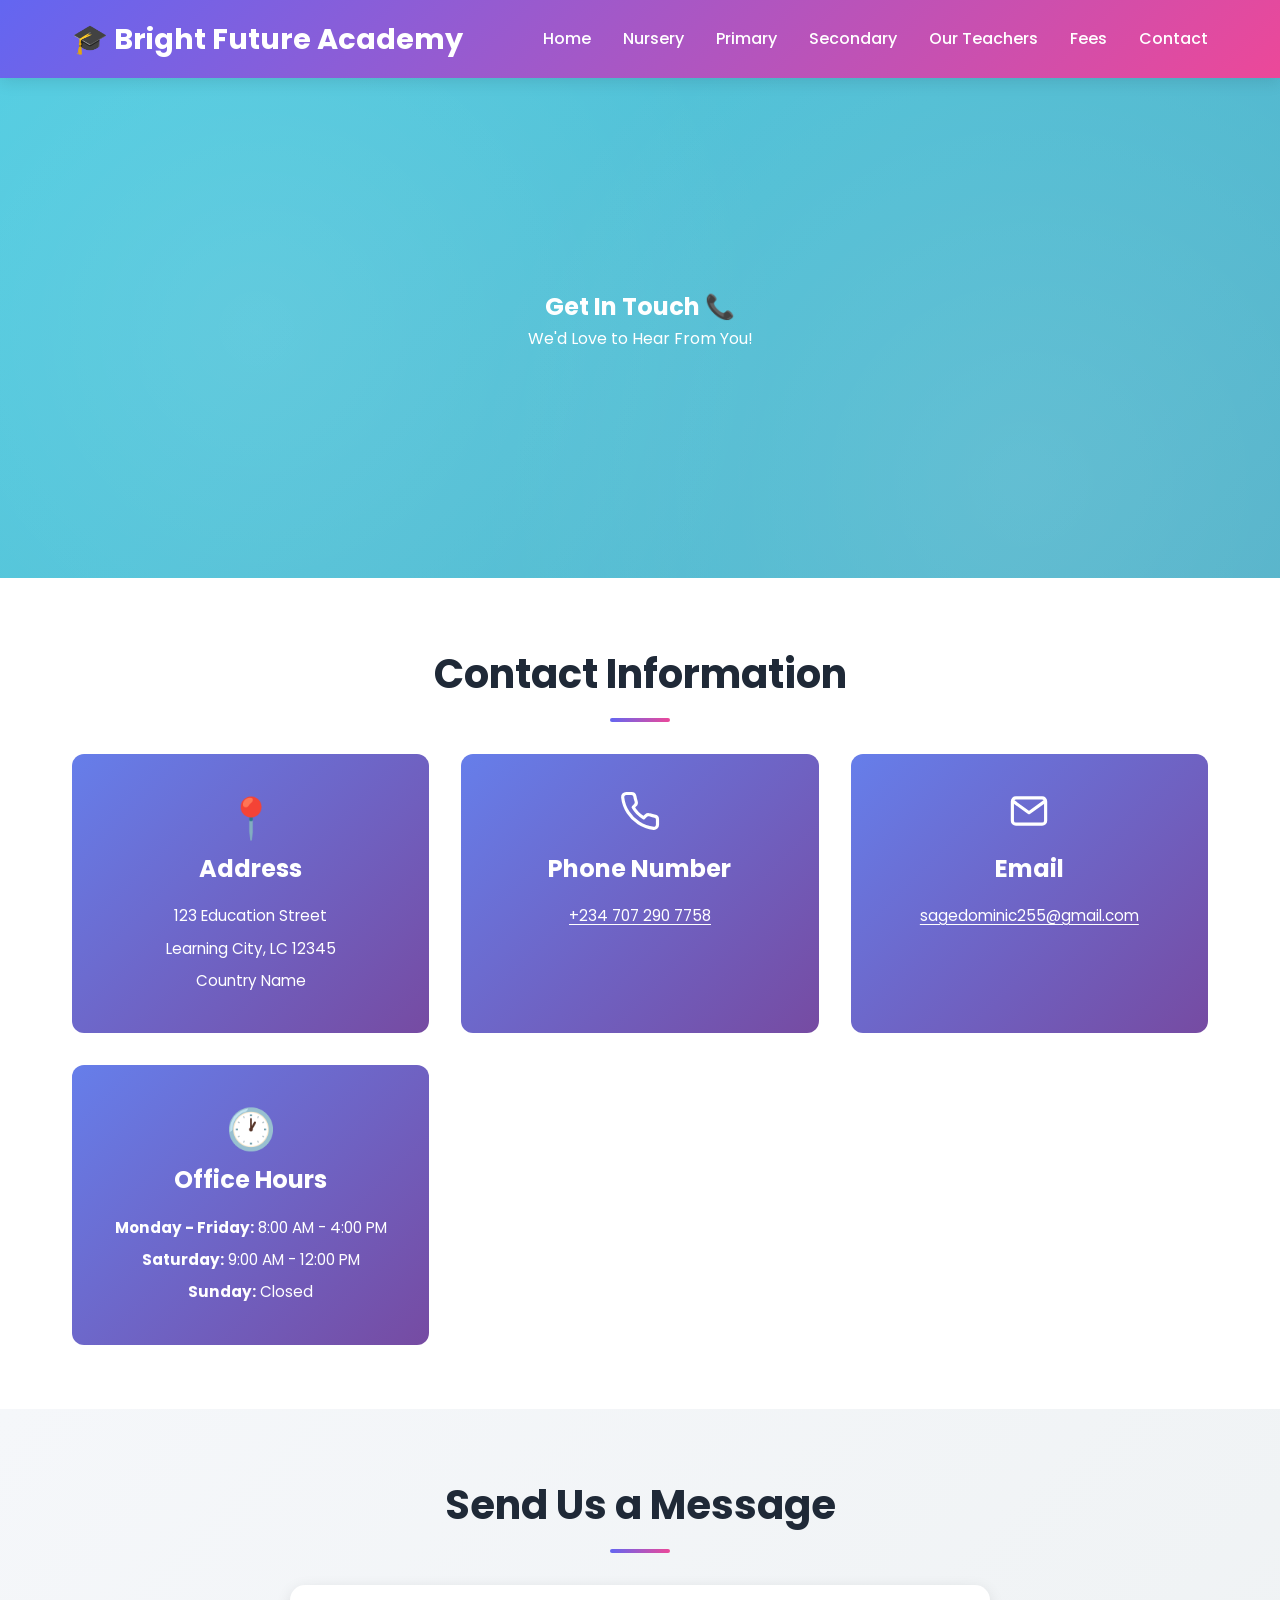
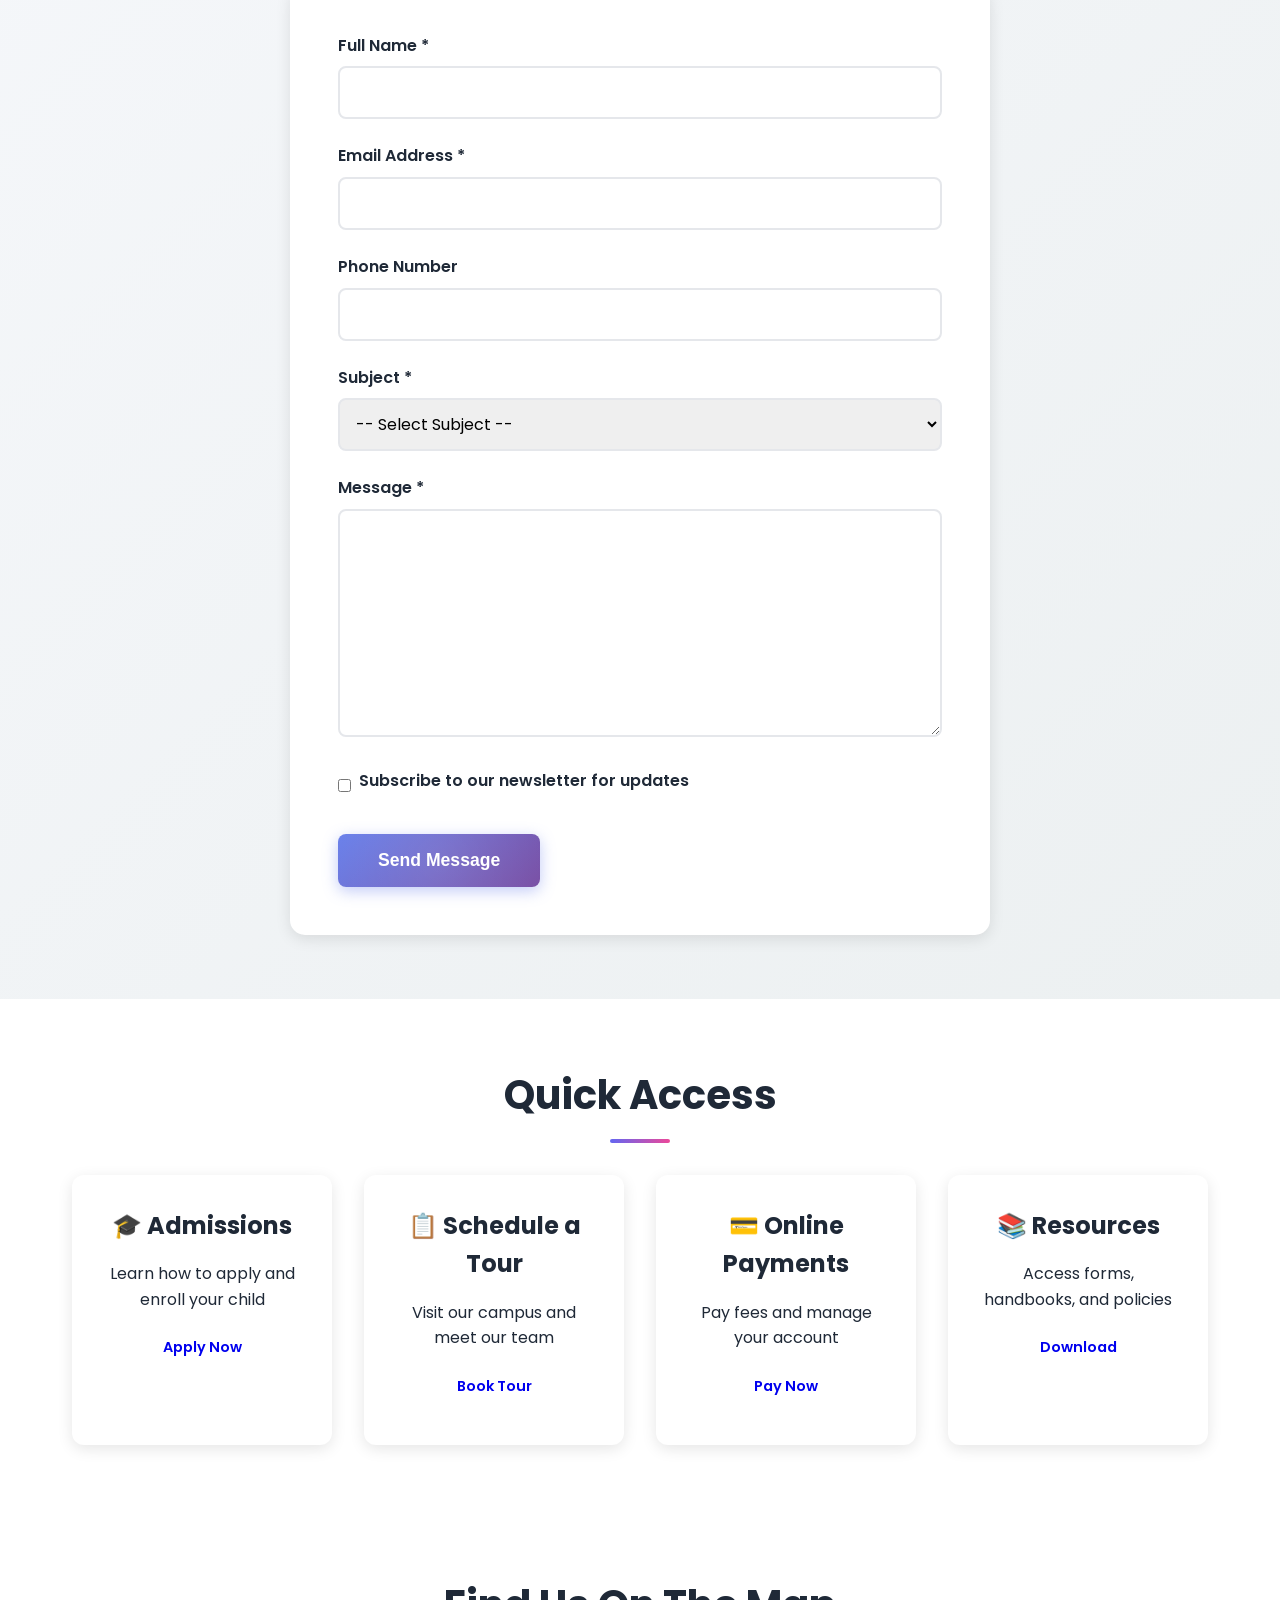
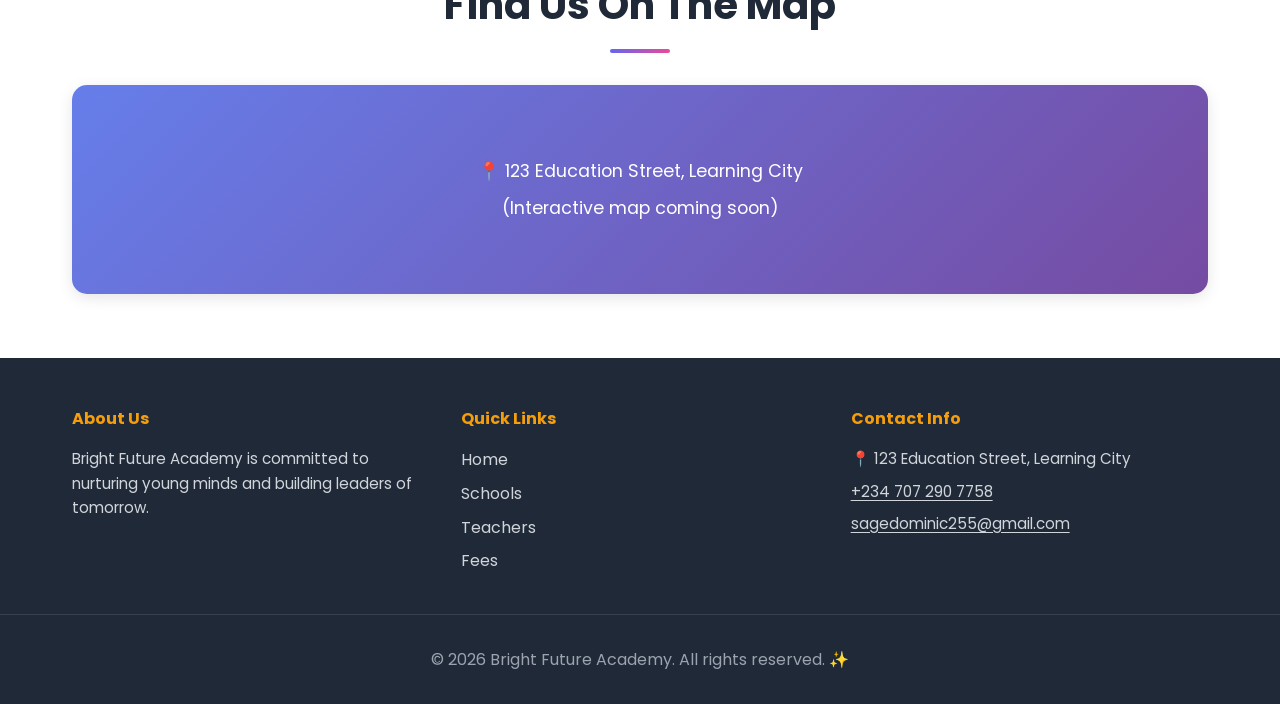
<file: contact.html>
<!DOCTYPE html>
<html lang="en">
<head>
    <meta charset="UTF-8">
    <meta name="viewport" content="width=device-width, initial-scale=1.0">
    <title>Contact Us - Bright Future Academy</title>
    <link rel="preconnect" href="https://fonts.googleapis.com">
    <link href="https://fonts.googleapis.com/css2?family=Poppins:wght@300;400;500;600;700;800&display=swap" rel="stylesheet">
    <link rel="stylesheet" href="style.css">
    <link rel="stylesheet" href="buttons.css">
</head>
<body>
    <!-- Navigation Bar -->
    <nav class="navbar">
        <div class="nav-container">
            <div class="logo">🎓 Bright Future Academy</div>
            <ul class="nav-menu">
                <li><a href="../index.html">Home</a></li>
                <li><a href="nursery.html">Nursery</a></li>
                <li><a href="primary.html">Primary</a></li>
                <li><a href="secondary.html">Secondary</a></li>
                <li><a href="teachers.html">Our Teachers</a></li>
                <li><a href="fees.html">Fees</a></li>
                <li><a href="contact.html">Contact</a></li>
            </ul>
        </div>
    </nav>

    <!-- Hero Section -->
    <section class="hero hero-contact">
        <div class="hero-content">
            <h1>Get In Touch 📞</h1>
            <p>We'd Love to Hear From You!</p>
        </div>
    </section>

    <!-- Contact Information -->
    <section class="contact-info-section">
        <div class="container">
            <h2>Contact Information</h2>
            <div class="contact-info-grid">
                <div class="contact-info-card">
                    <span class="info-icon">📍</span>
                    <h3>Address</h3>
                    <p>123 Education Street</p>
                    <p>Learning City, LC 12345</p>
                    <p>Country Name</p>
                </div>
                <div class="contact-info-card">
                    <span class="info-icon">
                        <svg viewBox="0 0 24 24" fill="none" stroke="currentColor" stroke-width="1.8" stroke-linecap="round" stroke-linejoin="round">
                            <path d="M22 16.9v3a2 2 0 0 1-2.2 2 19.8 19.8 0 0 1-8.6-3.1 19.5 19.5 0 0 1-6-6A19.8 19.8 0 0 1 2.1 4.2 2 2 0 0 1 4.1 2h3a2 2 0 0 1 2 1.7c.1 1 .4 1.9.7 2.8a2 2 0 0 1-.5 2.1L8.1 9.9a16 16 0 0 0 6 6l1.3-1.3a2 2 0 0 1 2.1-.4c.9.3 1.8.6 2.8.7a2 2 0 0 1 1.7 2Z"/>
                        </svg>
                    </span>
                    <h3>Phone Number</h3>
                    <p><a href="tel:+2347072907758">+234 707 290 7758</a></p>
                </div>
                <div class="contact-info-card">
                    <span class="info-icon">
                        <svg viewBox="0 0 24 24" fill="none" stroke="currentColor" stroke-width="1.8" stroke-linecap="round" stroke-linejoin="round">
                            <rect x="2.5" y="4.5" width="19" height="15" rx="2"/><path d="m3 6.5 9 6.5 9-6.5"/>
                        </svg>
                    </span>
                    <h3>Email</h3>
                    <p><a href="mailto:sagedominic255@gmail.com">sagedominic255@gmail.com</a></p>
                </div>
                <div class="contact-info-card">
                    <span class="info-icon">🕐</span>
                    <h3>Office Hours</h3>
                    <p><strong>Monday - Friday:</strong> 8:00 AM - 4:00 PM</p>
                    <p><strong>Saturday:</strong> 9:00 AM - 12:00 PM</p>
                    <p><strong>Sunday:</strong> Closed</p>
                </div>
            </div>
        </div>
    </section>

    <!-- Contact Form -->
    <section class="contact-form-section">
        <div class="container">
            <h2>Send Us a Message</h2>
            <form class="contact-form" id="contactForm">
                <div class="form-group">
                    <label for="name">Full Name *</label>
                    <input type="text" id="name" name="name" required>
                </div>
                <div class="form-group">
                    <label for="email">Email Address *</label>
                    <input type="email" id="email" name="email" required>
                </div>
                <div class="form-group">
                    <label for="phone">Phone Number</label>
                    <input type="tel" id="phone" name="phone">
                </div>
                <div class="form-group">
                    <label for="subject">Subject *</label>
                    <select id="subject" name="subject" required>
                        <option value="">-- Select Subject --</option>
                        <option value="admission">Admission Inquiry</option>
                        <option value="fees">Fees & Payment</option>
                        <option value="programs">Program Information</option>
                        <option value="general">General Inquiry</option>
                        <option value="complaint">Feedback/Complaint</option>
                    </select>
                </div>
                <div class="form-group">
                    <label for="message">Message *</label>
                    <textarea id="message" name="message" rows="8" required></textarea>
                </div>
                <div class="form-group checkbox">
                    <input type="checkbox" id="subscribe" name="subscribe">
                    <label for="subscribe">Subscribe to our newsletter for updates</label>
                </div>
                <button type="submit" class="btn btn-large btn-primary">Send Message</button>
            </form>
        </div>
    </section>

    <!-- Quick Links -->
    <section class="quick-links-section">
        <div class="container">
            <h2>Quick Access</h2>
            <div class="quick-links-grid">
                <div class="quick-link-card">
                    <h3>🎓 Admissions</h3>
                    <p>Learn how to apply and enroll your child</p>
                    <a href="#" class="btn btn-small">Apply Now</a>
                </div>
                <div class="quick-link-card">
                    <h3>📋 Schedule a Tour</h3>
                    <p>Visit our campus and meet our team</p>
                    <a href="#" class="btn btn-small">Book Tour</a>
                </div>
                <div class="quick-link-card">
                    <h3>💳 Online Payments</h3>
                    <p>Pay fees and manage your account</p>
                    <a href="fees.html" class="btn btn-small">Pay Now</a>
                </div>
                <div class="quick-link-card">
                    <h3>📚 Resources</h3>
                    <p>Access forms, handbooks, and policies</p>
                    <a href="#" class="btn btn-small">Download</a>
                </div>
            </div>
        </div>
    </section>

    <!-- Map Section (Placeholder) -->
    <section class="map-section">
        <div class="container">
            <h2>Find Us On The Map</h2>
            <div class="map-placeholder">
                <p>📍 123 Education Street, Learning City</p>
                <p>(Interactive map coming soon)</p>
            </div>
        </div>
    </section>

    <!-- Footer -->
    <footer class="footer">
        <div class="footer-content">
            <div class="footer-section">
                <h4>About Us</h4>
                <p>Bright Future Academy is committed to nurturing young minds and building leaders of tomorrow.</p>
            </div>
            <div class="footer-section">
                <h4>Quick Links</h4>
                <ul>
                    <li><a href="index.html">Home</a></li>
                    <li><a href="#">Schools</a></li>
                    <li><a href="teachers.html">Teachers</a></li>
                    <li><a href="fees.html">Fees</a></li>
                </ul>
            </div>
            <div class="footer-section">
                <h4>Contact Info</h4>
                <p>📍 123 Education Street, Learning City</p>
                <p><a href="tel:+2347072907758">+234 707 290 7758</a></p>
                <p><a href="mailto:sagedominic255@gmail.com">sagedominic255@gmail.com</a></p>
            </div>
        </div>
        <div class="footer-bottom">
            <p>&copy; 2026 Bright Future Academy. All rights reserved. ✨</p>
        </div>
    </footer>
</body>
</html>
</file>
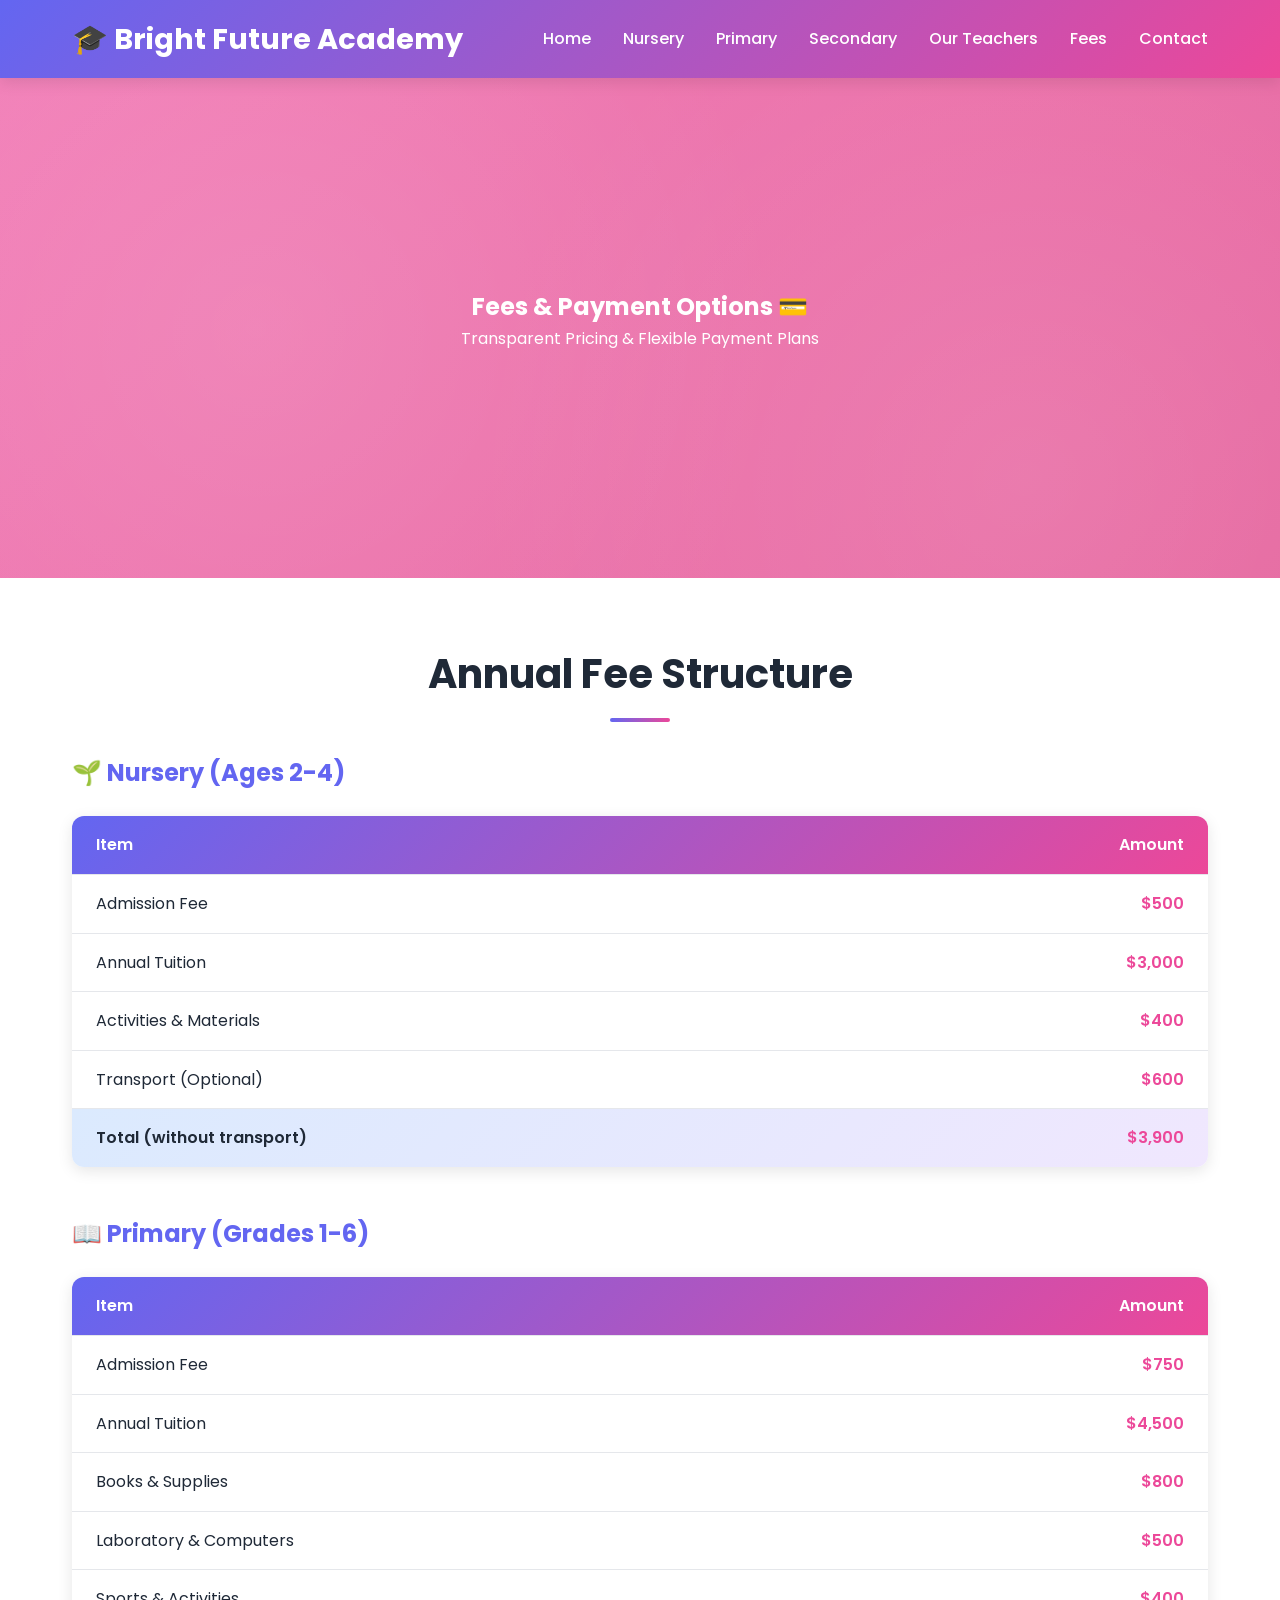
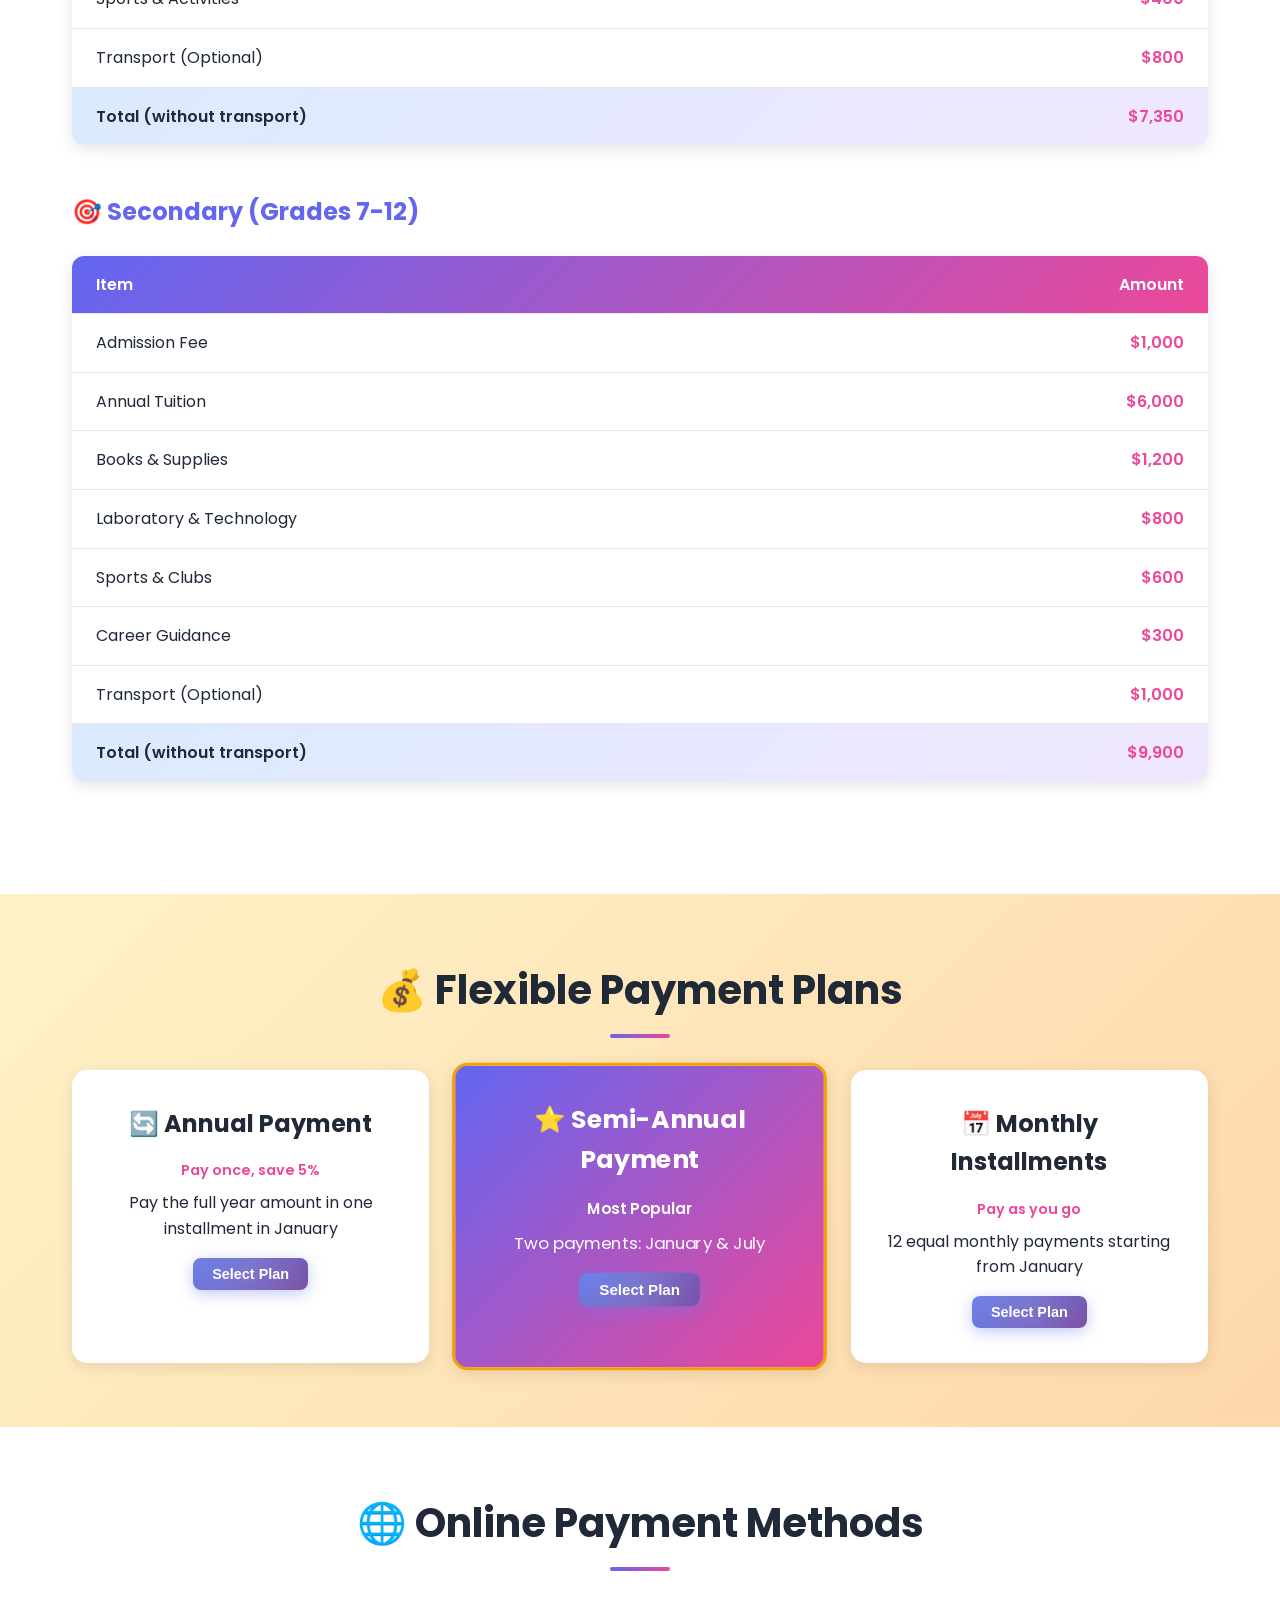
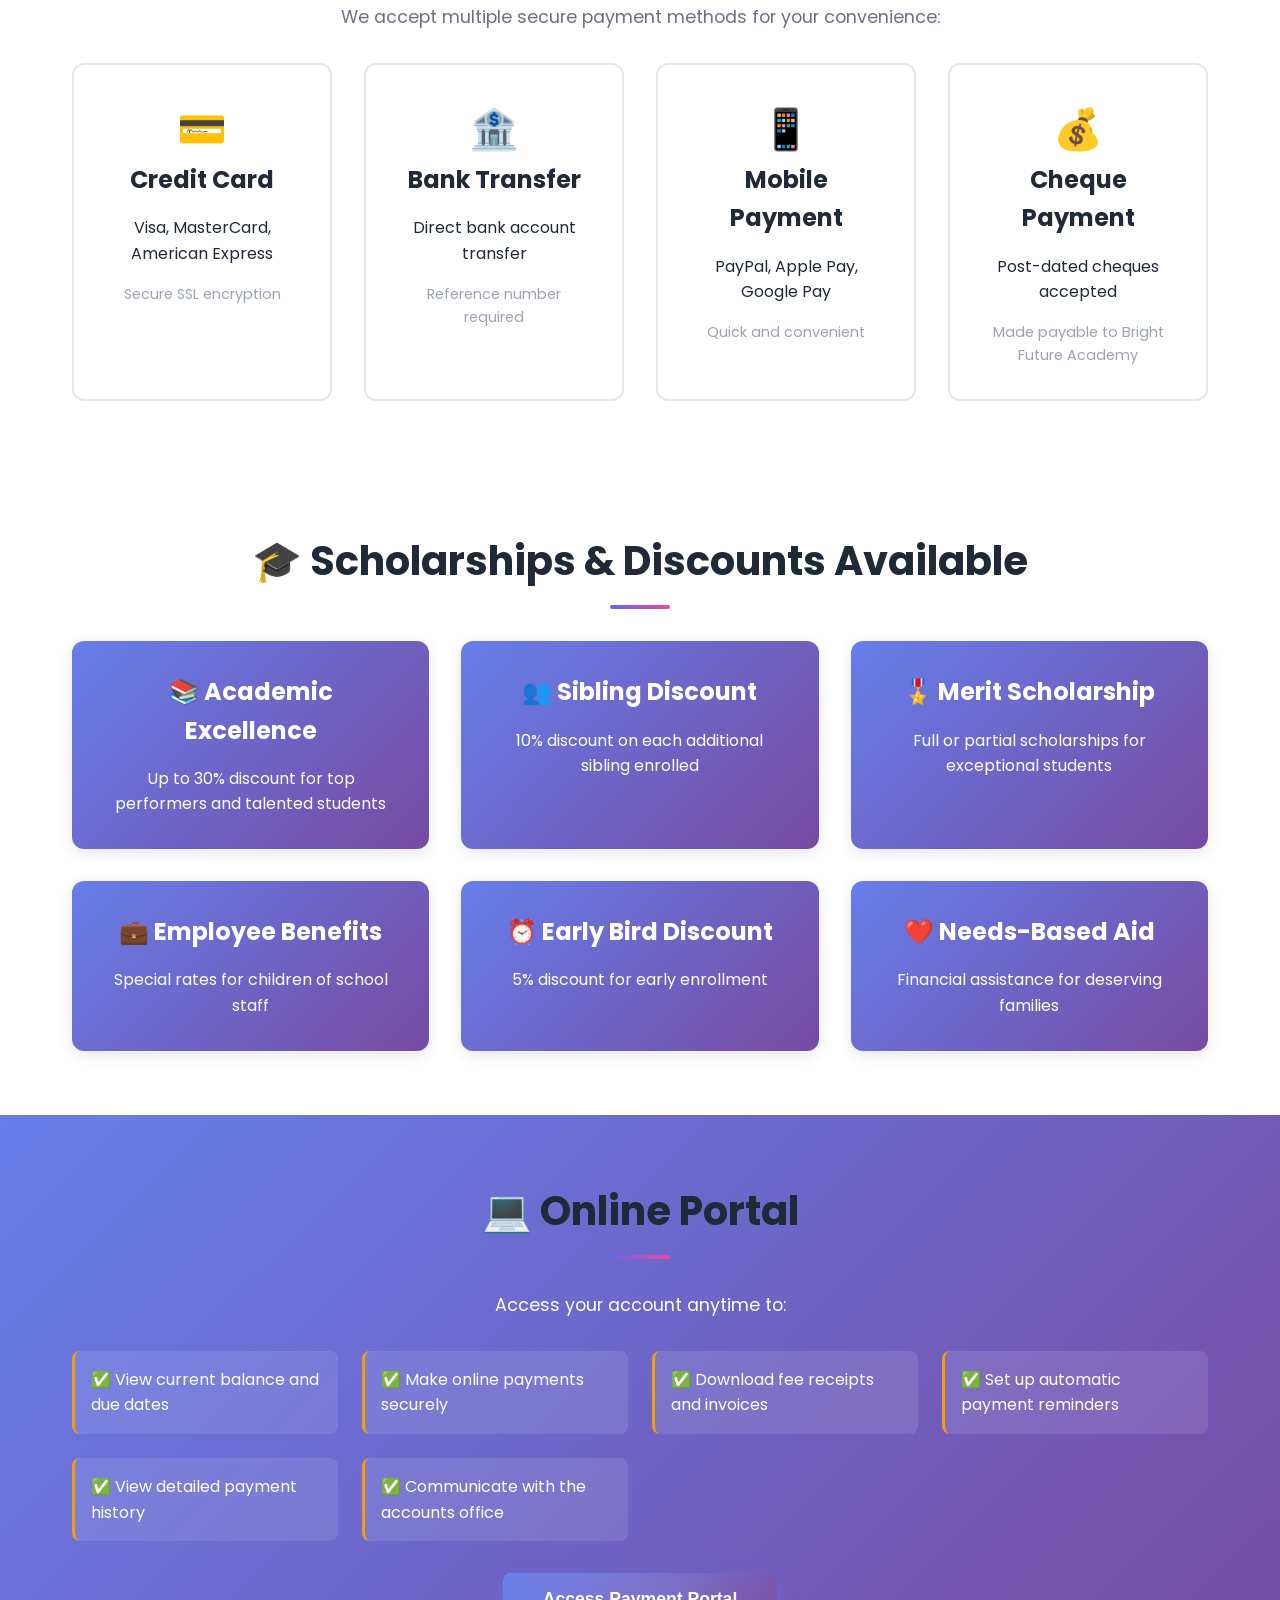
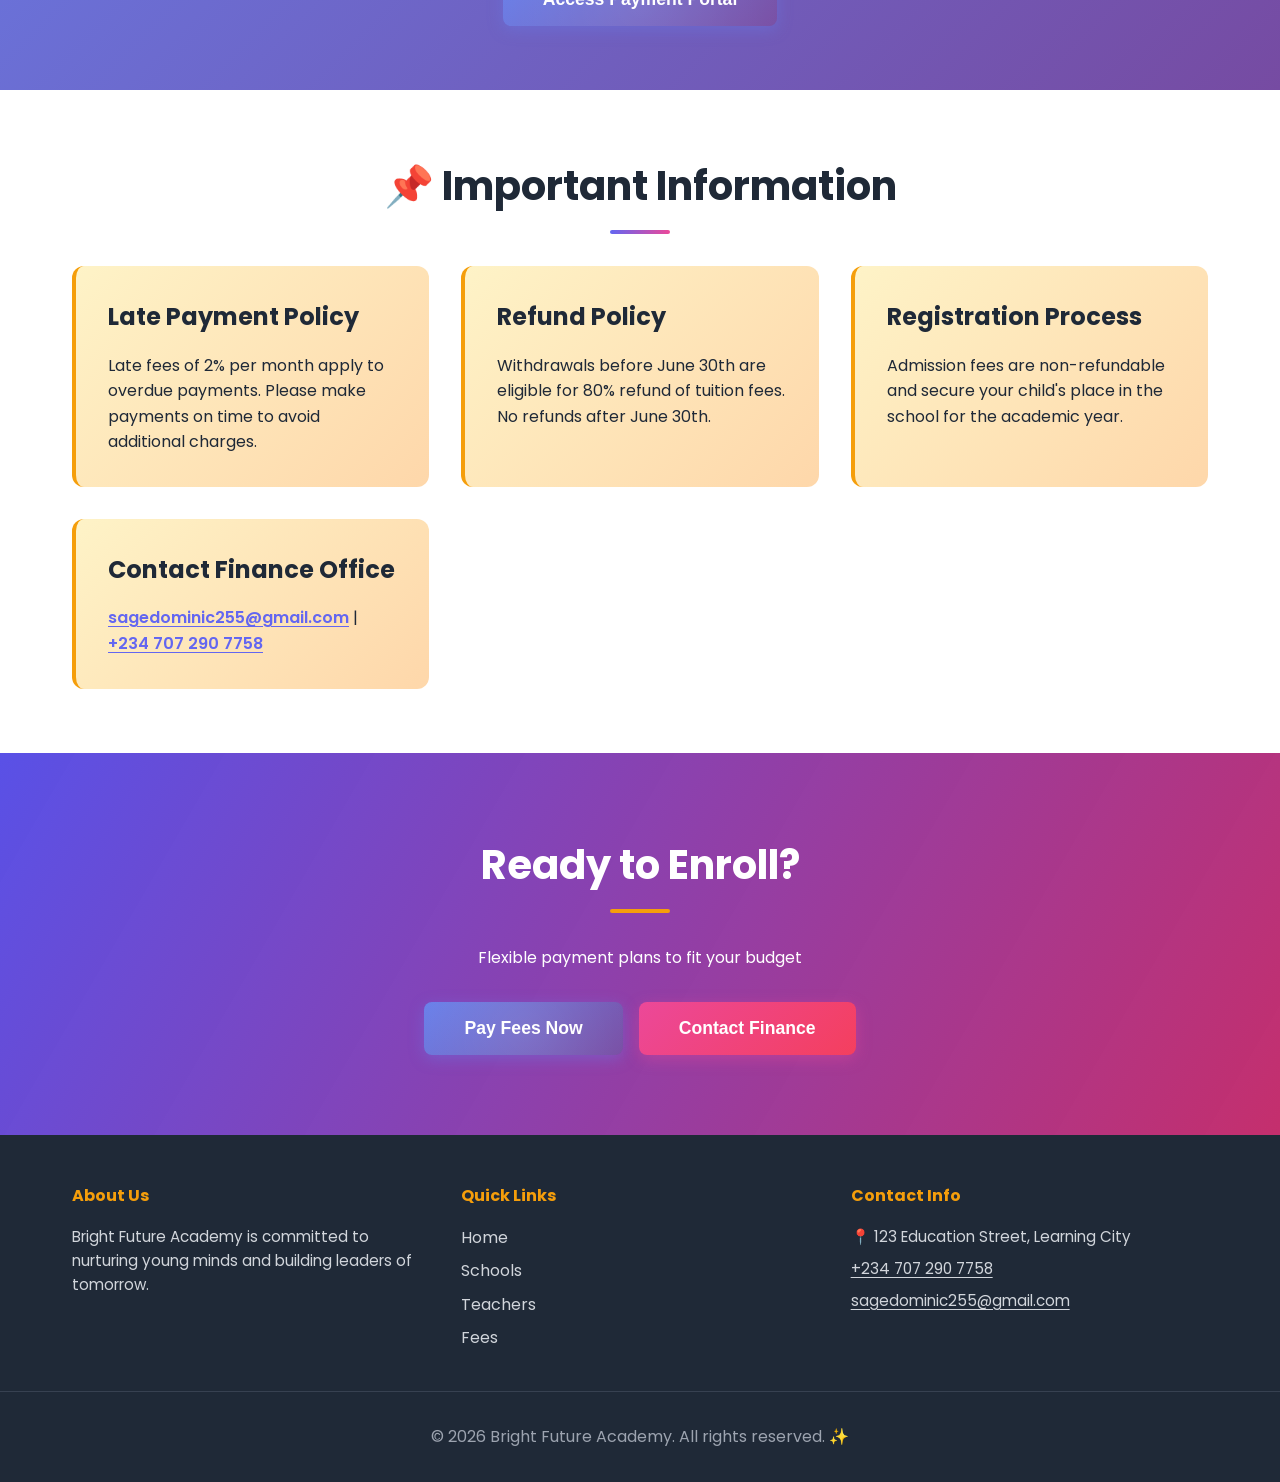
<file: fees.html>
<!DOCTYPE html>
<html lang="en">
<head>
    <meta charset="UTF-8">
    <meta name="viewport" content="width=device-width, initial-scale=1.0">
    <title>Fees & Payment - Bright Future Academy</title>
    <link rel="preconnect" href="https://fonts.googleapis.com">
    <link href="https://fonts.googleapis.com/css2?family=Poppins:wght@300;400;500;600;700;800&display=swap" rel="stylesheet">
    <link rel="stylesheet" href="style.css">
    <link rel="stylesheet" href="buttons.css">
</head>
<body>
    <!-- Navigation Bar -->
    <nav class="navbar">
        <div class="nav-container">
            <div class="logo">🎓 Bright Future Academy</div>
            <ul class="nav-menu">
                <li><a href="index.html">Home</a></li>
                <li><a href="nursery.html">Nursery</a></li>
                <li><a href="primary.html">Primary</a></li>
                <li><a href="secondary.html">Secondary</a></li>
                <li><a href="teachers.html">Our Teachers</a></li>
                <li><a href="fees.html">Fees</a></li>
                <li><a href="contact.html">Contact</a></li>
            </ul>
        </div>
    </nav>

    <!-- Hero Section -->
    <section class="hero hero-fees">
        <div class="hero-content">
            <h1>Fees & Payment Options 💳</h1>
            <p>Transparent Pricing & Flexible Payment Plans</p>
        </div>
    </section>

    <!-- Fee Structure -->
    <section class="fee-structure">
        <div class="container">
            <h2>Annual Fee Structure</h2>
            
            <!-- Nursery Fees -->
            <div class="fee-category">
                <h3>🌱 Nursery (Ages 2-4)</h3>
                <div class="fee-table">
                    <div class="fee-row header">
                        <span>Item</span>
                        <span>Amount</span>
                    </div>
                    <div class="fee-row">
                        <span>Admission Fee</span>
                        <span class="price">$500</span>
                    </div>
                    <div class="fee-row">
                        <span>Annual Tuition</span>
                        <span class="price">$3,000</span>
                    </div>
                    <div class="fee-row">
                        <span>Activities & Materials</span>
                        <span class="price">$400</span>
                    </div>
                    <div class="fee-row">
                        <span>Transport (Optional)</span>
                        <span class="price">$600</span>
                    </div>
                    <div class="fee-row total">
                        <span>Total (without transport)</span>
                        <span class="price">$3,900</span>
                    </div>
                </div>
            </div>

            <!-- Primary Fees -->
            <div class="fee-category">
                <h3>📖 Primary (Grades 1-6)</h3>
                <div class="fee-table">
                    <div class="fee-row header">
                        <span>Item</span>
                        <span>Amount</span>
                    </div>
                    <div class="fee-row">
                        <span>Admission Fee</span>
                        <span class="price">$750</span>
                    </div>
                    <div class="fee-row">
                        <span>Annual Tuition</span>
                        <span class="price">$4,500</span>
                    </div>
                    <div class="fee-row">
                        <span>Books & Supplies</span>
                        <span class="price">$800</span>
                    </div>
                    <div class="fee-row">
                        <span>Laboratory & Computers</span>
                        <span class="price">$500</span>
                    </div>
                    <div class="fee-row">
                        <span>Sports & Activities</span>
                        <span class="price">$400</span>
                    </div>
                    <div class="fee-row">
                        <span>Transport (Optional)</span>
                        <span class="price">$800</span>
                    </div>
                    <div class="fee-row total">
                        <span>Total (without transport)</span>
                        <span class="price">$7,350</span>
                    </div>
                </div>
            </div>

            <!-- Secondary Fees -->
            <div class="fee-category">
                <h3>🎯 Secondary (Grades 7-12)</h3>
                <div class="fee-table">
                    <div class="fee-row header">
                        <span>Item</span>
                        <span>Amount</span>
                    </div>
                    <div class="fee-row">
                        <span>Admission Fee</span>
                        <span class="price">$1,000</span>
                    </div>
                    <div class="fee-row">
                        <span>Annual Tuition</span>
                        <span class="price">$6,000</span>
                    </div>
                    <div class="fee-row">
                        <span>Books & Supplies</span>
                        <span class="price">$1,200</span>
                    </div>
                    <div class="fee-row">
                        <span>Laboratory & Technology</span>
                        <span class="price">$800</span>
                    </div>
                    <div class="fee-row">
                        <span>Sports & Clubs</span>
                        <span class="price">$600</span>
                    </div>
                    <div class="fee-row">
                        <span>Career Guidance</span>
                        <span class="price">$300</span>
                    </div>
                    <div class="fee-row">
                        <span>Transport (Optional)</span>
                        <span class="price">$1,000</span>
                    </div>
                    <div class="fee-row total">
                        <span>Total (without transport)</span>
                        <span class="price">$9,900</span>
                    </div>
                </div>
            </div>
        </div>
    </section>

    <!-- Payment Plans -->
    <section class="payment-plans">
        <div class="container">
            <h2>💰 Flexible Payment Plans</h2>
            <div class="plans-grid">
                <div class="plan-card">
                    <h3>🔄 Annual Payment</h3>
                    <p class="discount">Pay once, save 5%</p>
                    <p>Pay the full year amount in one installment in January</p>
                    <button class="btn btn-small btn-primary">Select Plan</button>
                </div>
                <div class="plan-card featured">
                    <h3>⭐ Semi-Annual Payment</h3>
                    <p class="discount">Most Popular</p>
                    <p>Two payments: January & July</p>
                    <button class="btn btn-small btn-primary">Select Plan</button>
                </div>
                <div class="plan-card">
                    <h3>📅 Monthly Installments</h3>
                    <p class="discount">Pay as you go</p>
                    <p>12 equal monthly payments starting from January</p>
                    <button class="btn btn-small btn-primary">Select Plan</button>
                </div>
            </div>
        </div>
    </section>

    <!-- Online Payment Options -->
    <section class="payment-methods">
        <div class="container">
            <h2>🌐 Online Payment Methods</h2>
            <p class="intro-text">We accept multiple secure payment methods for your convenience:</p>
            
            <div class="methods-grid">
                <div class="method-card">
                    <span class="method-icon">💳</span>
                    <h3>Credit Card</h3>
                    <p>Visa, MasterCard, American Express</p>
                    <p class="note">Secure SSL encryption</p>
                </div>
                <div class="method-card">
                    <span class="method-icon">🏦</span>
                    <h3>Bank Transfer</h3>
                    <p>Direct bank account transfer</p>
                    <p class="note">Reference number required</p>
                </div>
                <div class="method-card">
                    <span class="method-icon">📱</span>
                    <h3>Mobile Payment</h3>
                    <p>PayPal, Apple Pay, Google Pay</p>
                    <p class="note">Quick and convenient</p>
                </div>
                <div class="method-card">
                    <span class="method-icon">💰</span>
                    <h3>Cheque Payment</h3>
                    <p>Post-dated cheques accepted</p>
                    <p class="note">Made payable to Bright Future Academy</p>
                </div>
            </div>
        </div>
    </section>

    <!-- Scholarships & Discounts -->
    <section class="scholarships-section">
        <div class="container">
            <h2>🎓 Scholarships & Discounts Available</h2>
            <div class="scholarships-grid">
                <div class="scholarship-card">
                    <h3>📚 Academic Excellence</h3>
                    <p>Up to 30% discount for top performers and talented students</p>
                </div>
                <div class="scholarship-card">
                    <h3>👥 Sibling Discount</h3>
                    <p>10% discount on each additional sibling enrolled</p>
                </div>
                <div class="scholarship-card">
                    <h3>🎖️ Merit Scholarship</h3>
                    <p>Full or partial scholarships for exceptional students</p>
                </div>
                <div class="scholarship-card">
                    <h3>💼 Employee Benefits</h3>
                    <p>Special rates for children of school staff</p>
                </div>
                <div class="scholarship-card">
                    <h3>⏰ Early Bird Discount</h3>
                    <p>5% discount for early enrollment</p>
                </div>
                <div class="scholarship-card">
                    <h3>❤️ Needs-Based Aid</h3>
                    <p>Financial assistance for deserving families</p>
                </div>
            </div>
        </div>
    </section>

    <!-- Payment Portal -->
    <section class="payment-portal">
        <div class="container">
            <h2>💻 Online Portal</h2>
            <p>Access your account anytime to:</p>
            <ul class="portal-features">
                <li>✅ View current balance and due dates</li>
                <li>✅ Make online payments securely</li>
                <li>✅ Download fee receipts and invoices</li>
                <li>✅ Set up automatic payment reminders</li>
                <li>✅ View detailed payment history</li>
                <li>✅ Communicate with the accounts office</li>
            </ul>
            <button class="btn btn-large btn-primary" href="contact.html">Access Payment Portal</button>
        </div>
    </section>

    <!-- Important Information -->
    <section class="important-info">
        <div class="container">
            <h2>📌 Important Information</h2>
            <div class="info-boxes">
                <div class="info-box">
                    <h3>Late Payment Policy</h3>
                    <p>Late fees of 2% per month apply to overdue payments. Please make payments on time to avoid additional charges.</p>
                </div>
                <div class="info-box">
                    <h3>Refund Policy</h3>
                    <p>Withdrawals before June 30th are eligible for 80% refund of tuition fees. No refunds after June 30th.</p>
                </div>
                <div class="info-box">
                    <h3>Registration Process</h3>
                    <p>Admission fees are non-refundable and secure your child's place in the school for the academic year.</p>
                </div>
                <div class="info-box">
                    <h3>Contact Finance Office</h3>
                    <p><a href="mailto:sagedominic255@gmail.com">sagedominic255@gmail.com</a> | <a href="tel:+2347072907758">+234 707 290 7758</a></p>
                </div>
            </div>
        </div>
    </section>

    <!-- Pay Now CTA -->
    <section class="cta-section">
        <h2>Ready to Enroll?</h2>
        <p>Flexible payment plans to fit your budget</p>
        <div class="cta-buttons">
            <button class="btn btn-large btn-primary">Pay Fees Now</button>
            <button class="btn btn-large btn-secondary">Contact Finance</button>
        </div>
    </section>

    <!-- Footer -->
    <footer class="footer">
        <div class="footer-content">
            <div class="footer-section">
                <h4>About Us</h4>
                <p>Bright Future Academy is committed to nurturing young minds and building leaders of tomorrow.</p>
            </div>
            <div class="footer-section">
                <h4>Quick Links</h4>
                <ul>
                    <li><a href="index.html">Home</a></li>
                    <li><a href="#">Schools</a></li>
                    <li><a href="teachers.html">Teachers</a></li>
                    <li><a href="fees.html">Fees</a></li>
                </ul>
            </div>
            <div class="footer-section">
                <h4>Contact Info</h4>
                <p>📍 123 Education Street, Learning City</p>
                <p><a href="tel:+2347072907758">+234 707 290 7758</a></p>
                <p><a href="mailto:sagedominic255@gmail.com">sagedominic255@gmail.com</a></p>
            </div>
        </div>
        <div class="footer-bottom">
            <p>&copy; 2026 Bright Future Academy. All rights reserved. ✨</p>
        </div>
    </footer>
</body>
</html>
</file>
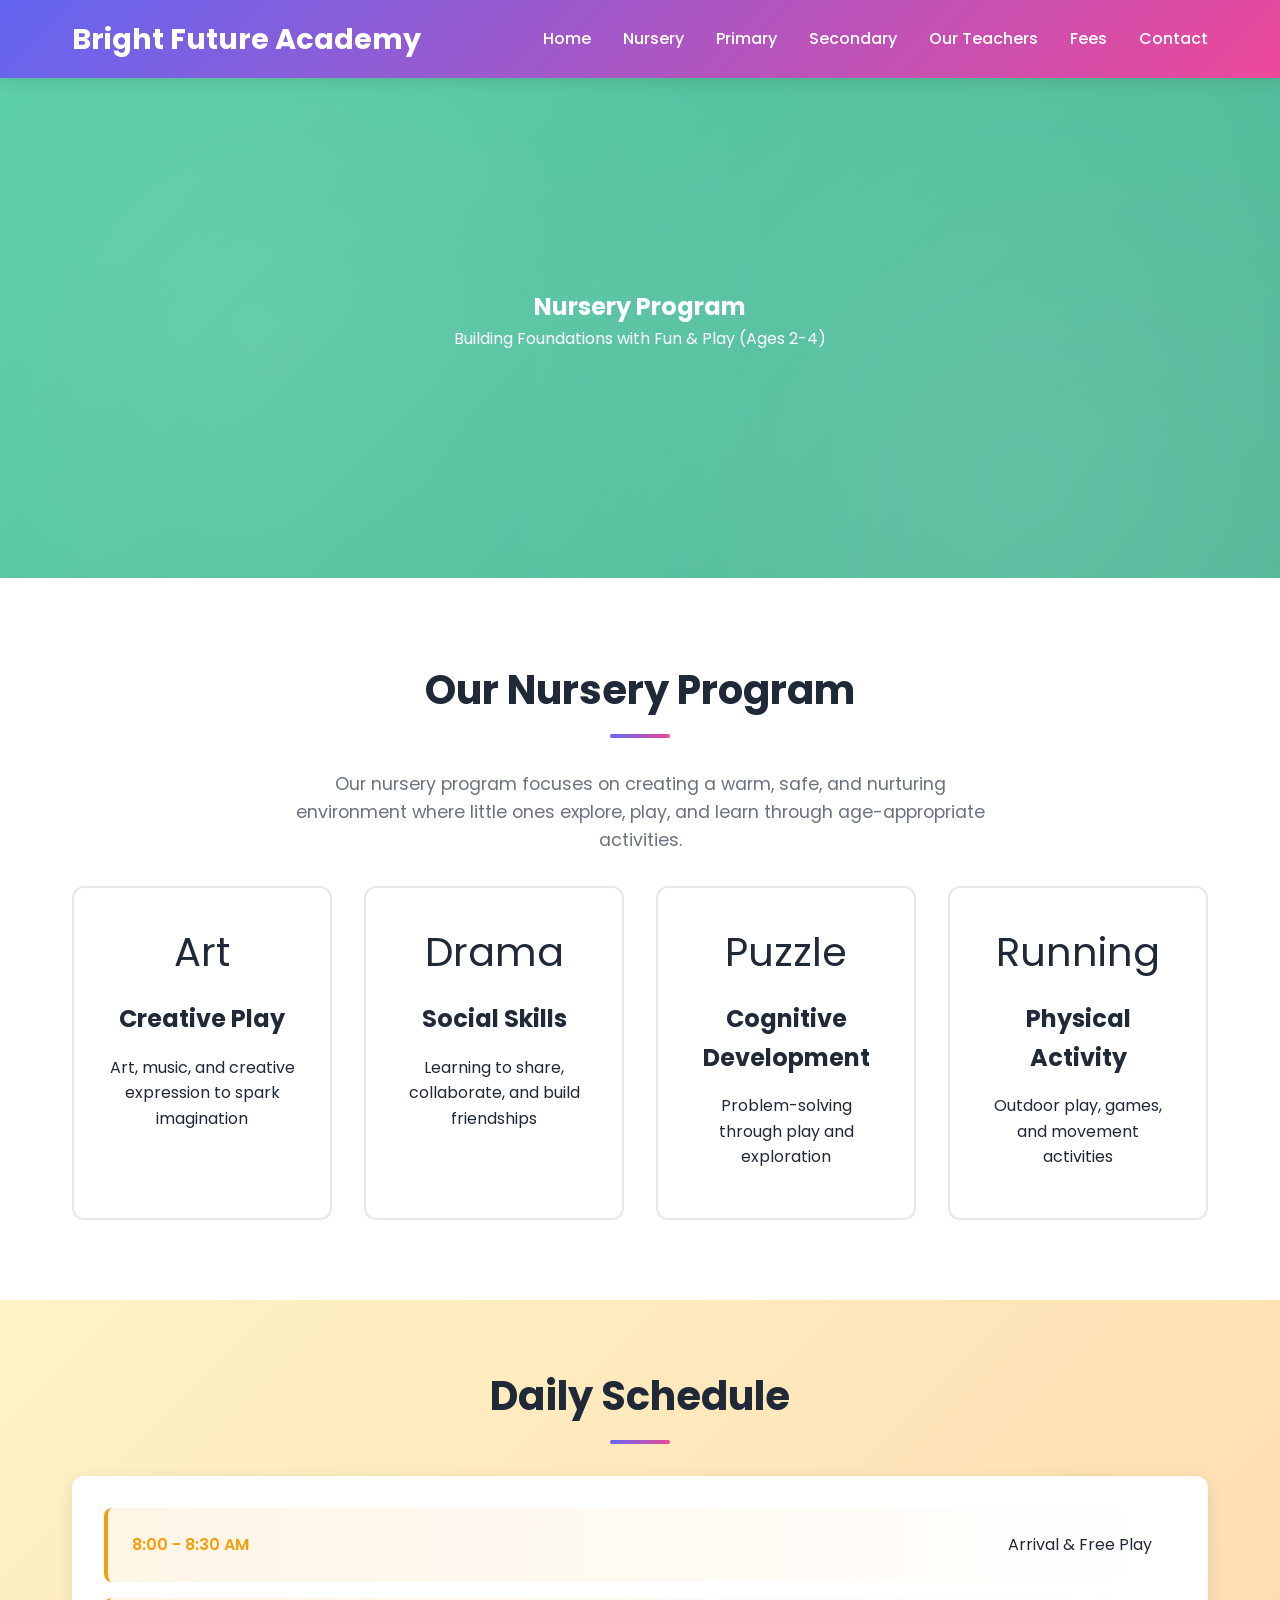
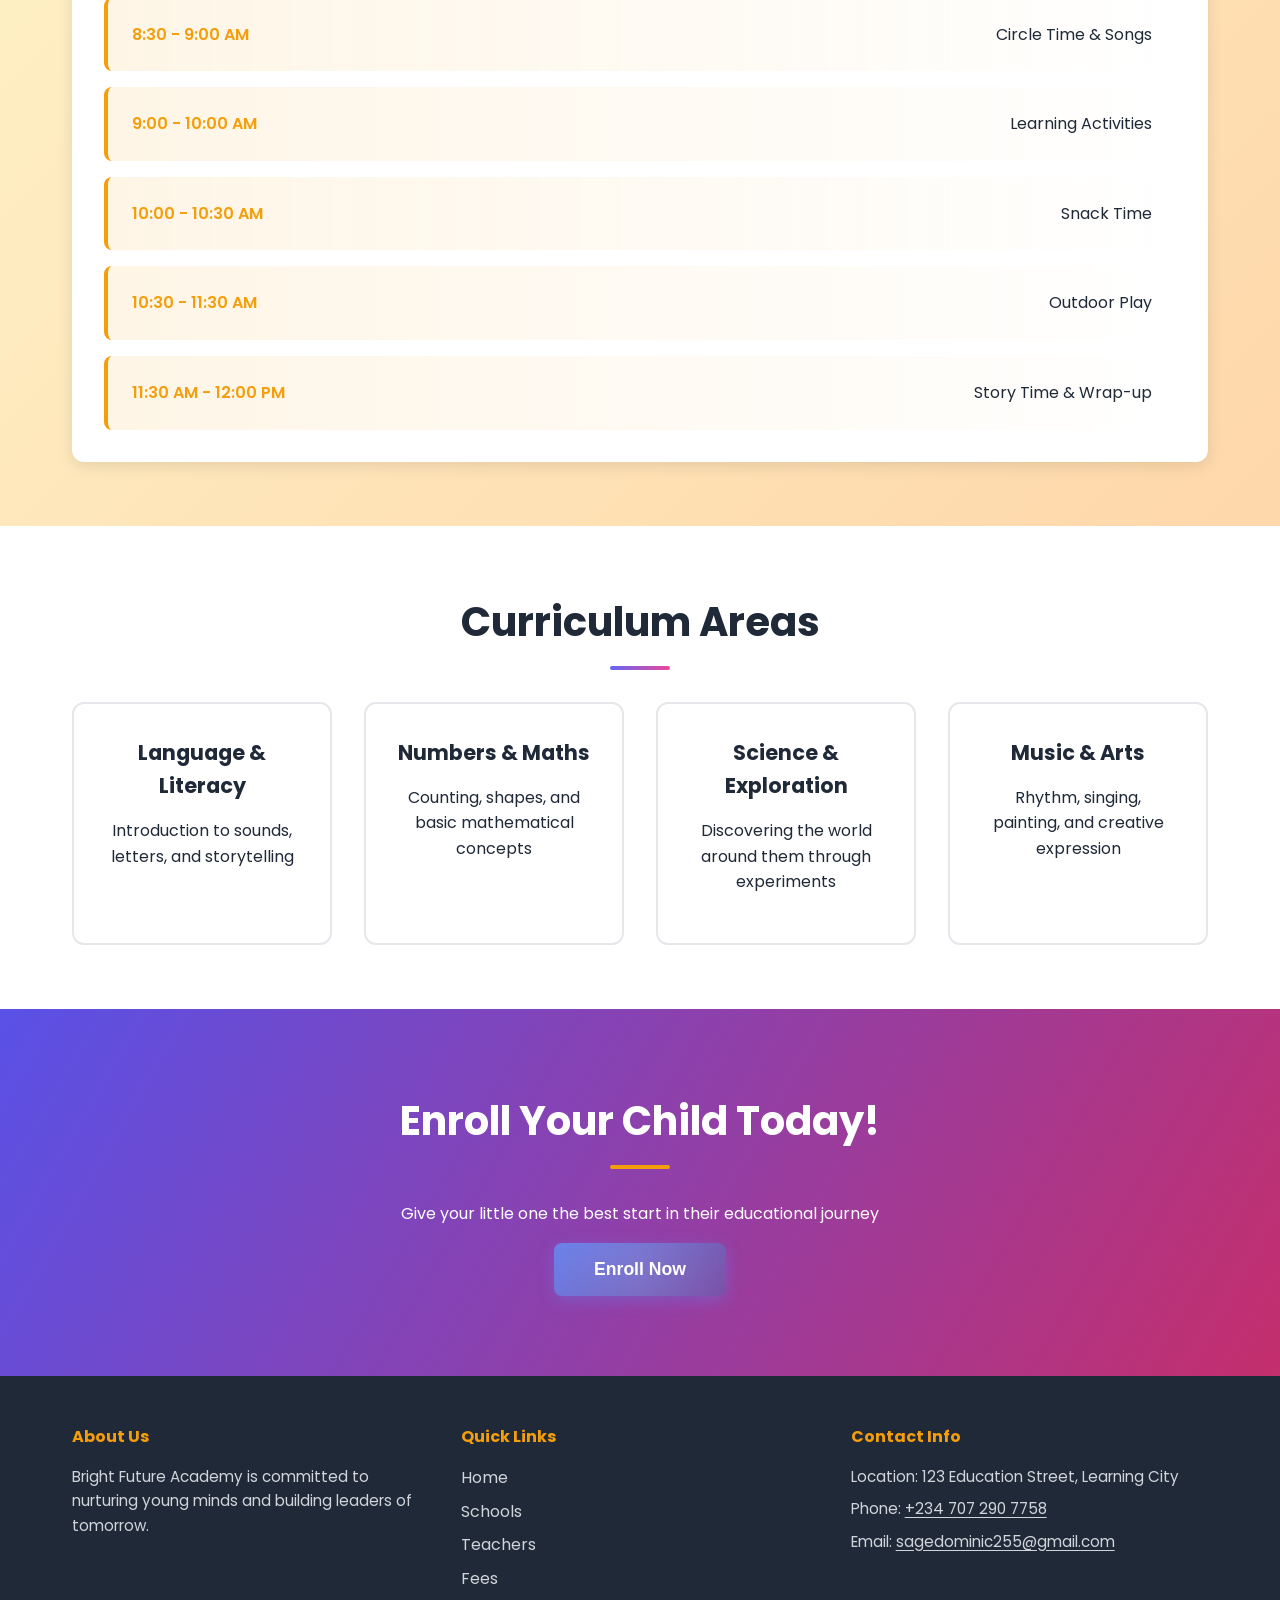
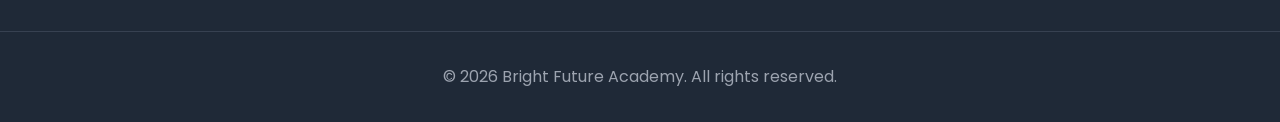
<file: nursery.html>
<!DOCTYPE html>
<html lang="en">
<head>
    <meta charset="UTF-8">
    <meta name="viewport" content="width=device-width, initial-scale=1.0">
    <title>Nursery - Bright Future Academy</title>
    <link rel="preconnect" href="https://fonts.googleapis.com">
    <link href="https://fonts.googleapis.com/css2?family=Poppins:wght@300;400;500;600;700;800&display=swap" rel="stylesheet">
    <link rel="stylesheet" href="style.css">
    <link rel="stylesheet" href="buttons.css">
</head>
<body>
    <!-- Navigation Bar -->
    <nav class="navbar">
        <div class="nav-container">
            <div class="logo">Bright Future Academy</div>
            <ul class="nav-menu">
                <li><a href="index.html">Home</a></li>
                <li><a href="nursery.html">Nursery</a></li>
                <li><a href="primary.html">Primary</a></li>
                <li><a href="secondary.html">Secondary</a></li>
                <li><a href="teachers.html">Our Teachers</a></li>
                <li><a href="fees.html">Fees</a></li>
                <li><a href="contact.html">Contact</a></li>
            </ul>
        </div>
    </nav>

    <!-- Hero Section -->
    <section class="hero hero-nursery">
        <div class="hero-content">
            <h1>Nursery Program</h1>
            <p>Building Foundations with Fun & Play (Ages 2-4)</p>
        </div>
    </section>

    <!-- Program Overview -->
    <section class="program-section">
        <div class="container">
            <h2>Our Nursery Program</h2>
            <p class="intro-text">Our nursery program focuses on creating a warm, safe, and nurturing environment where little ones explore, play, and learn through age-appropriate activities.</p>
            
            <div class="program-highlights">
                <div class="highlight-card">
                    <span class="highlight-icon">Art</span>
                    <h3>Creative Play</h3>
                    <p>Art, music, and creative expression to spark imagination</p>
                </div>
                <div class="highlight-card">
                    <span class="highlight-icon">Drama</span>
                    <h3>Social Skills</h3>
                    <p>Learning to share, collaborate, and build friendships</p>
                </div>
                <div class="highlight-card">
                    <span class="highlight-icon">Puzzle</span>
                    <h3>Cognitive Development</h3>
                    <p>Problem-solving through play and exploration</p>
                </div>
                <div class="highlight-card">
                    <span class="highlight-icon">Running</span>
                    <h3>Physical Activity</h3>
                    <p>Outdoor play, games, and movement activities</p>
                </div>
            </div>
        </div>
    </section>

    <!-- Daily Schedule -->
    <section class="schedule-section">
        <div class="container">
            <h2>Daily Schedule</h2>
            <div class="schedule-table">
                <div class="schedule-item">
                    <span class="time">8:00 - 8:30 AM</span>
                    <span class="activity">Arrival & Free Play</span>
                </div>
                <div class="schedule-item">
                    <span class="time">8:30 - 9:00 AM</span>
                    <span class="activity">Circle Time & Songs</span>
                </div>
                <div class="schedule-item">
                    <span class="time">9:00 - 10:00 AM</span>
                    <span class="activity">Learning Activities</span>
                </div>
                <div class="schedule-item">
                    <span class="time">10:00 - 10:30 AM</span>
                    <span class="activity">Snack Time</span>
                </div>
                <div class="schedule-item">
                    <span class="time">10:30 - 11:30 AM</span>
                    <span class="activity">Outdoor Play</span>
                </div>
                <div class="schedule-item">
                    <span class="time">11:30 AM - 12:00 PM</span>
                    <span class="activity">Story Time & Wrap-up</span>
                </div>
            </div>
        </div>
    </section>

    <!-- Curriculum Areas -->
    <section class="curriculum-section">
        <div class="container">
            <h2>Curriculum Areas</h2>
            <div class="curriculum-grid">
                <div class="curriculum-card">
                    <h3>Language & Literacy</h3>
                    <p>Introduction to sounds, letters, and storytelling</p>
                </div>
                <div class="curriculum-card">
                    <h3>Numbers & Maths</h3>
                    <p>Counting, shapes, and basic mathematical concepts</p>
                </div>
                <div class="curriculum-card">
                    <h3>Science & Exploration</h3>
                    <p>Discovering the world around them through experiments</p>
                </div>
                <div class="curriculum-card">
                    <h3>Music & Arts</h3>
                    <p>Rhythm, singing, painting, and creative expression</p>
                </div>
            </div>
        </div>
    </section>

    <!-- Enrollment CTA -->
    <section class="cta-section">
        <h2>Enroll Your Child Today!</h2>
        <p>Give your little one the best start in their educational journey</p>
        <button class="btn btn-large btn-primary" href="contact.html">Enroll Now</button>
    </section>

    <!-- Footer -->
    <footer class="footer">
        <div class="footer-content">
            <div class="footer-section">
                <h4>About Us</h4>
                <p>Bright Future Academy is committed to nurturing young minds and building leaders of tomorrow.</p>
            </div>
            <div class="footer-section">
                <h4>Quick Links</h4>
                <ul>
                    <li><a href="index.html">Home</a></li>
                    <li><a href="#">Schools</a></li>
                    <li><a href="teachers.html">Teachers</a></li>
                    <li><a href="fees.html">Fees</a></li>
                </ul>
            </div>
            <div class="footer-section">
                <h4>Contact Info</h4>
                <p>Location: 123 Education Street, Learning City</p>
                <p>Phone: <a href="tel:+2347072907758">+234 707 290 7758</a></p>
                <p>Email: <a href="mailto:sagedominic255@gmail.com">sagedominic255@gmail.com</a></p>
            </div>
        </div>
        <div class="footer-bottom">
            <p>&copy; 2026 Bright Future Academy. All rights reserved.</p>
        </div>
    </footer>
</body>
</html>
</file>
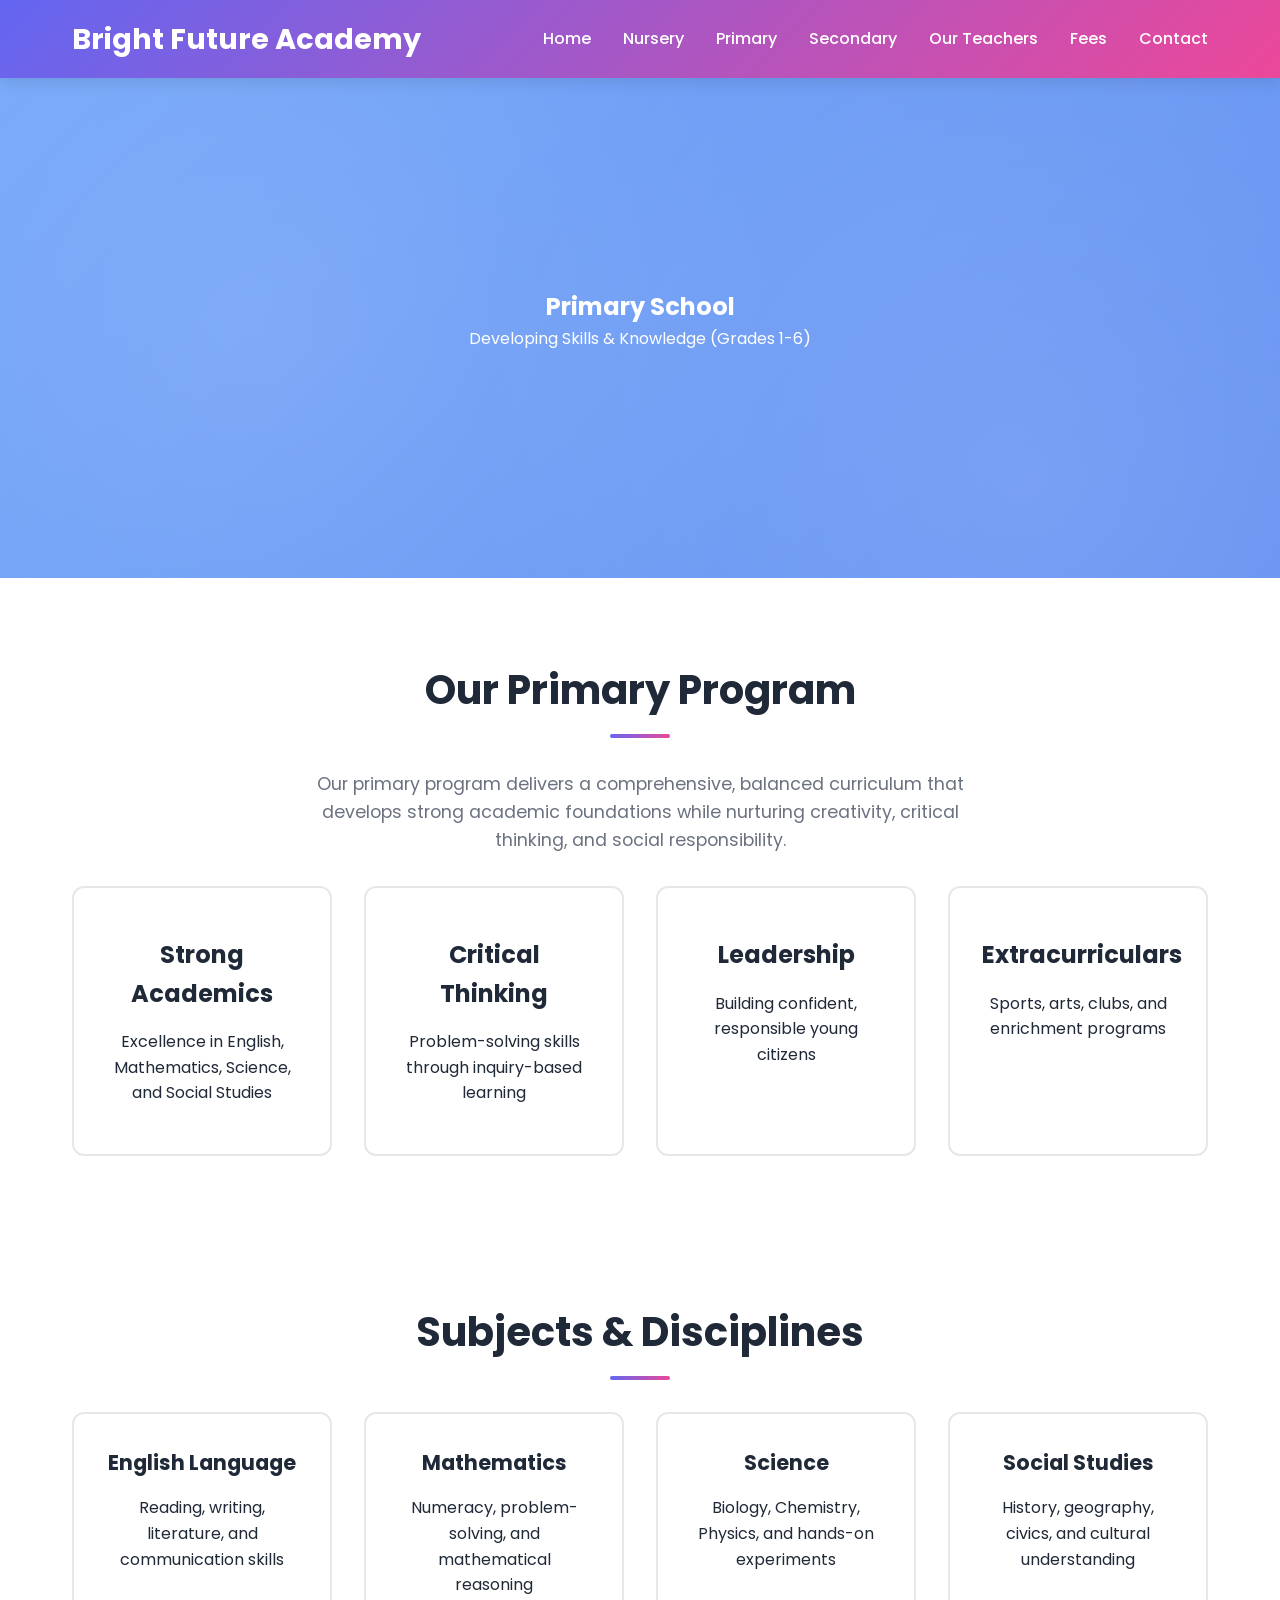
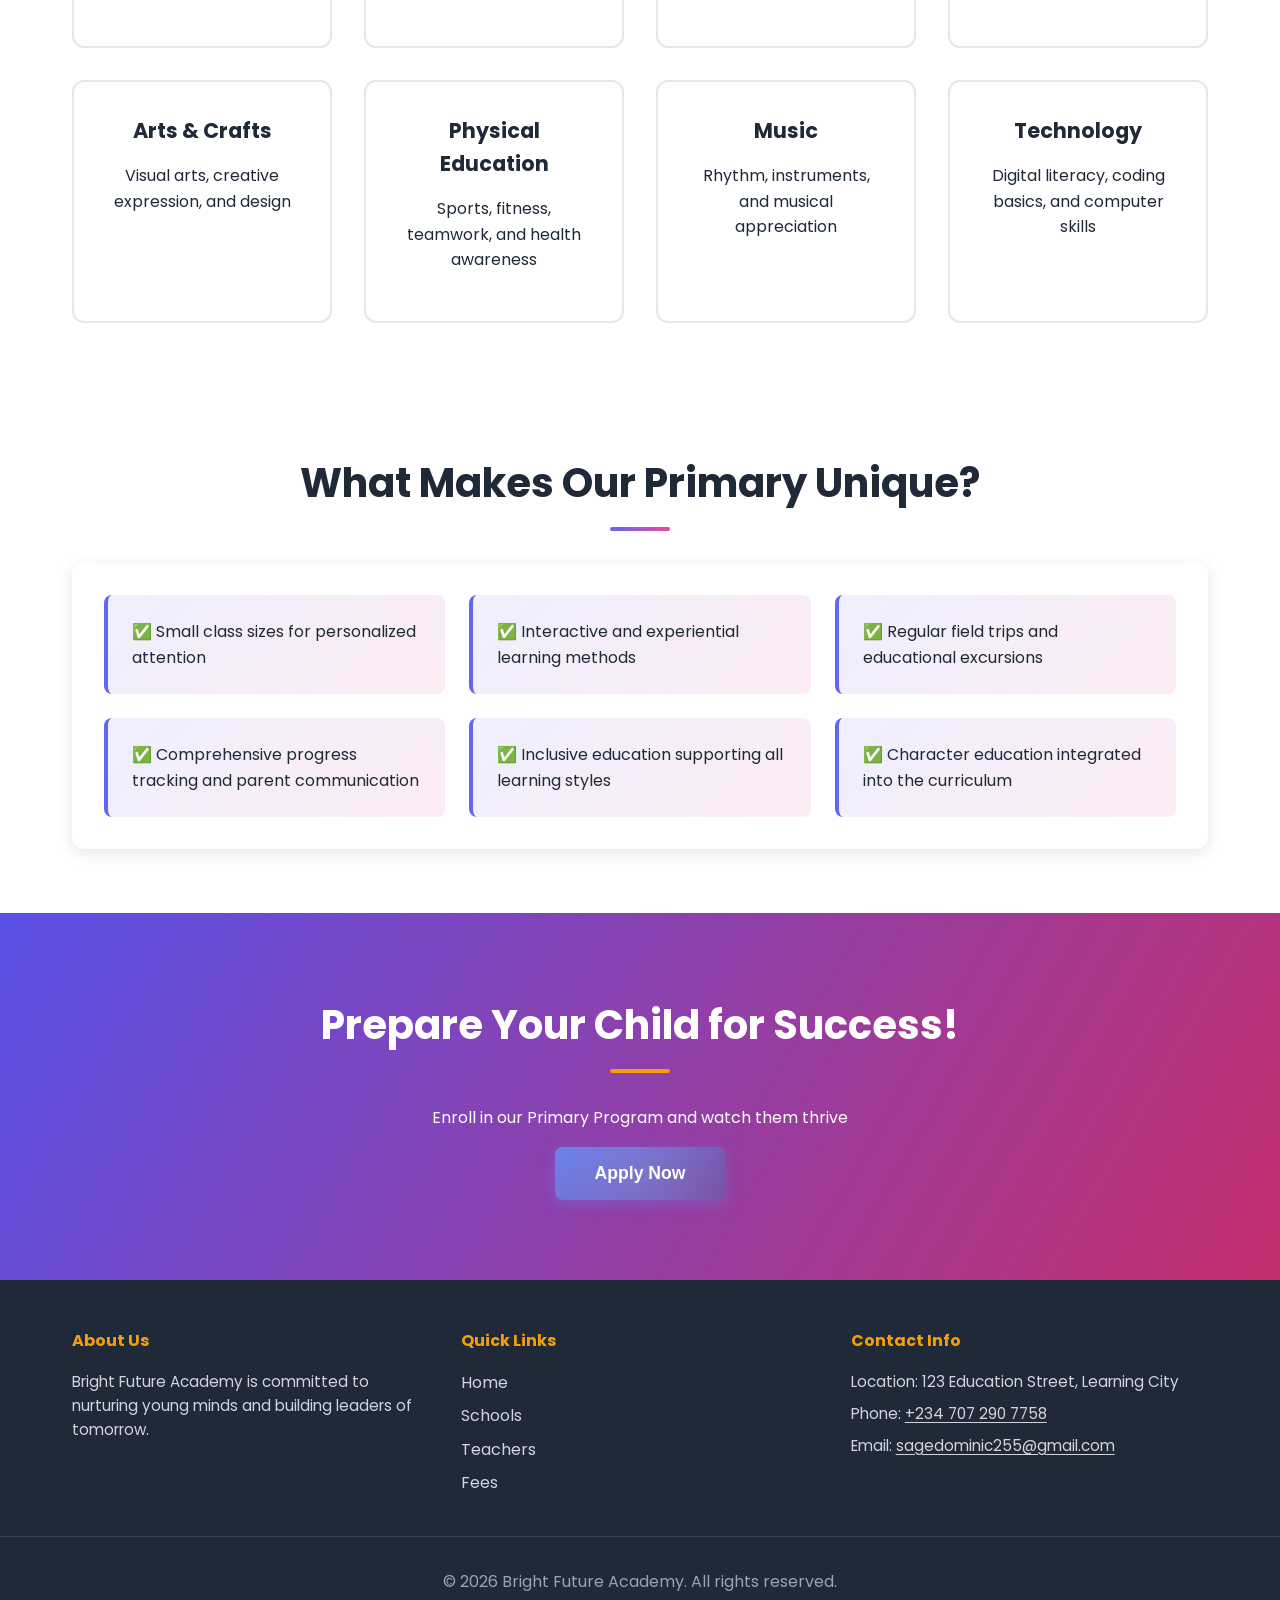
<file: primary.html>
<!DOCTYPE html>
<html lang="en">
<head>
    <meta charset="UTF-8">
    <meta name="viewport" content="width=device-width, initial-scale=1.0">
    <title>Primary - Bright Future Academy</title>
    <link rel="preconnect" href="https://fonts.googleapis.com">
    <link href="https://fonts.googleapis.com/css2?family=Poppins:wght@300;400;500;600;700;800&display=swap" rel="stylesheet">
    <link rel="stylesheet" href="style.css">
    <link rel="stylesheet" href="buttons.css">
</head>
<body>
    <!-- Navigation Bar -->
    <nav class="navbar">
        <div class="nav-container">
            <div class="logo">Bright Future Academy</div>
            <ul class="nav-menu">
                <li><a href="index.html">Home</a></li>
                <li><a href="nursery.html">Nursery</a></li>
                <li><a href="primary.html">Primary</a></li>
                <li><a href="secondary.html">Secondary</a></li>
                <li><a href="teachers.html">Our Teachers</a></li>
                <li><a href="fees.html">Fees</a></li>
                <li><a href="contact.html">Contact</a></li>
            </ul>
        </div>
    </nav>

    <!-- Hero Section -->
    <section class="hero hero-primary">
        <div class="hero-content">
            <h1>Primary School</h1>
            <p>Developing Skills & Knowledge (Grades 1-6)</p>
        </div>
    </section>

    <!-- Program Overview -->
    <section class="program-section">
        <div class="container">
            <h2>Our Primary Program</h2>
            <p class="intro-text">Our primary program delivers a comprehensive, balanced curriculum that develops strong academic foundations while nurturing creativity, critical thinking, and social responsibility.</p>
            
            <div class="program-highlights">
                <div class="highlight-card">
                    <span class="highlight-icon"></span>
                    <h3>Strong Academics</h3>
                    <p>Excellence in English, Mathematics, Science, and Social Studies</p>
                </div>
                <div class="highlight-card">
                    <span class="highlight-icon"></span>
                    <h3>Critical Thinking</h3>
                    <p>Problem-solving skills through inquiry-based learning</p>
                </div>
                <div class="highlight-card">
                    <span class="highlight-icon"></span>
                    <h3>Leadership</h3>
                    <p>Building confident, responsible young citizens</p>
                </div>
                <div class="highlight-card">
                    <span class="highlight-icon"></span>
                    <h3>Extracurriculars</h3>
                    <p>Sports, arts, clubs, and enrichment programs</p>
                </div>
            </div>
        </div>
    </section>

    <!-- Subjects Offered -->
    <section class="subjects-section">
        <div class="container">
            <h2>Subjects & Disciplines</h2>
            <div class="subjects-grid">
                <div class="subject-card">
                    <h3>English Language</h3>
                    <p>Reading, writing, literature, and communication skills</p>
                </div>
                <div class="subject-card">
                    <h3>Mathematics</h3>
                    <p>Numeracy, problem-solving, and mathematical reasoning</p>
                </div>
                <div class="subject-card">
                    <h3>Science</h3>
                    <p>Biology, Chemistry, Physics, and hands-on experiments</p>
                </div>
                <div class="subject-card">
                    <h3>Social Studies</h3>
                    <p>History, geography, civics, and cultural understanding</p>
                </div>
                <div class="subject-card">
                    <h3>Arts & Crafts</h3>
                    <p>Visual arts, creative expression, and design</p>
                </div>
                <div class="subject-card">
                    <h3>Physical Education</h3>
                    <p>Sports, fitness, teamwork, and health awareness</p>
                </div>
                <div class="subject-card">
                    <h3>Music</h3>
                    <p>Rhythm, instruments, and musical appreciation</p>
                </div>
                <div class="subject-card">
                    <h3>Technology</h3>
                    <p>Digital literacy, coding basics, and computer skills</p>
                </div>
            </div>
        </div>
    </section>

    <!-- Class Highlights -->
    <section class="highlights-section">
        <div class="container">
            <h2>What Makes Our Primary Unique?</h2>
            <ul class="highlights-list">
                <li>✅ Small class sizes for personalized attention</li>
                <li>✅ Interactive and experiential learning methods</li>
                <li>✅ Regular field trips and educational excursions</li>
                <li>✅ Comprehensive progress tracking and parent communication</li>
                <li>✅ Inclusive education supporting all learning styles</li>
                <li>✅ Character education integrated into the curriculum</li>
            </ul>
        </div>
    </section>

    <!-- Enrollment CTA -->
    <section class="cta-section">
        <h2>Prepare Your Child for Success!</h2>
        <p>Enroll in our Primary Program and watch them thrive</p>
        <button class="btn btn-large btn-primary" href="contact.html">Apply Now</button>
    </section>

    <!-- Footer -->
    <footer class="footer">
        <div class="footer-content">
            <div class="footer-section">
                <h4>About Us</h4>
                <p>Bright Future Academy is committed to nurturing young minds and building leaders of tomorrow.</p>
            </div>
            <div class="footer-section">
                <h4>Quick Links</h4>
                <ul>
                    <li><a href="index.html">Home</a></li>
                    <li><a href="#">Schools</a></li>
                    <li><a href="teachers.html">Teachers</a></li>
                    <li><a href="fees.html">Fees</a></li>
                </ul>
            </div>
            <div class="footer-section">
                <h4>Contact Info</h4>
                <p>Location: 123 Education Street, Learning City</p>
                <p>Phone: <a href="tel:+2347072907758">+234 707 290 7758</a></p>
                <p>Email: <a href="mailto:sagedominic255@gmail.com">sagedominic255@gmail.com</a></p>
            </div>
        </div>
        <div class="footer-bottom">
            <p>&copy; 2026 Bright Future Academy. All rights reserved.</p>
        </div>
    </footer>
</body>
</html>
</file>
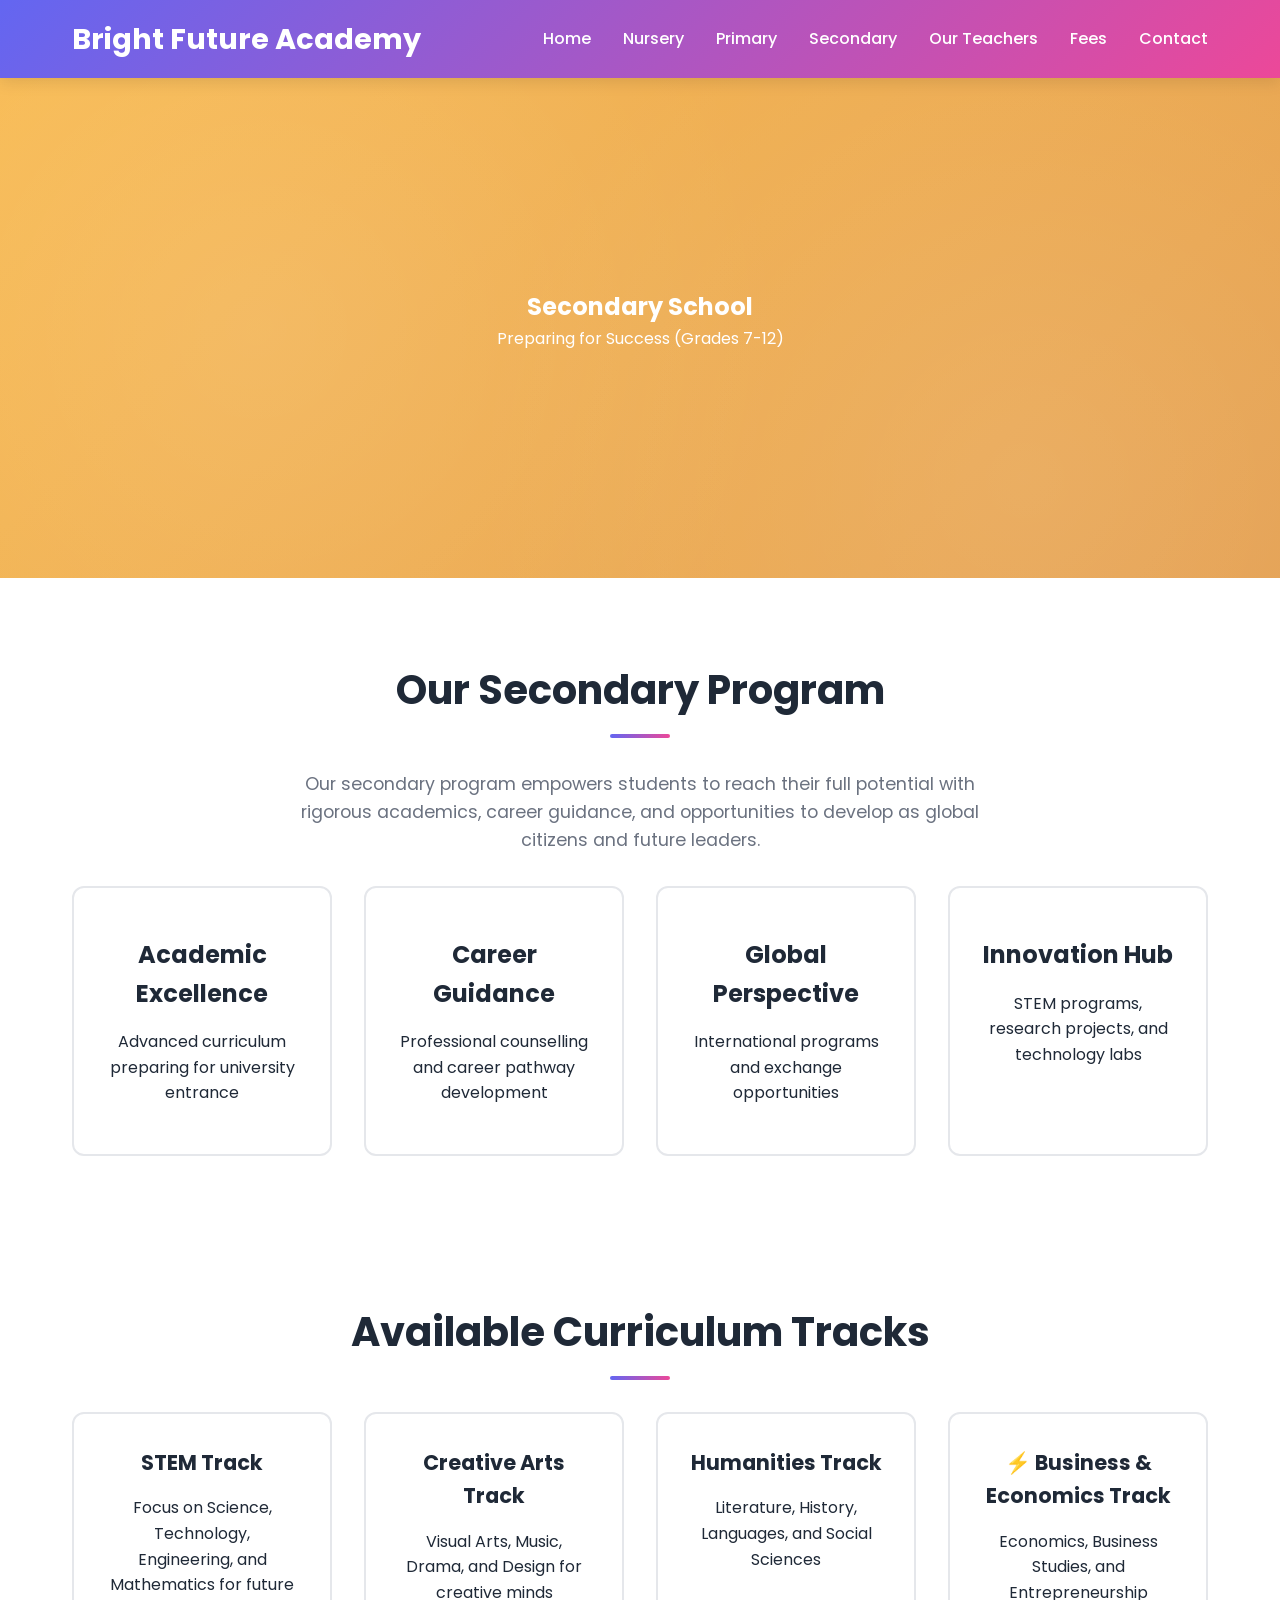
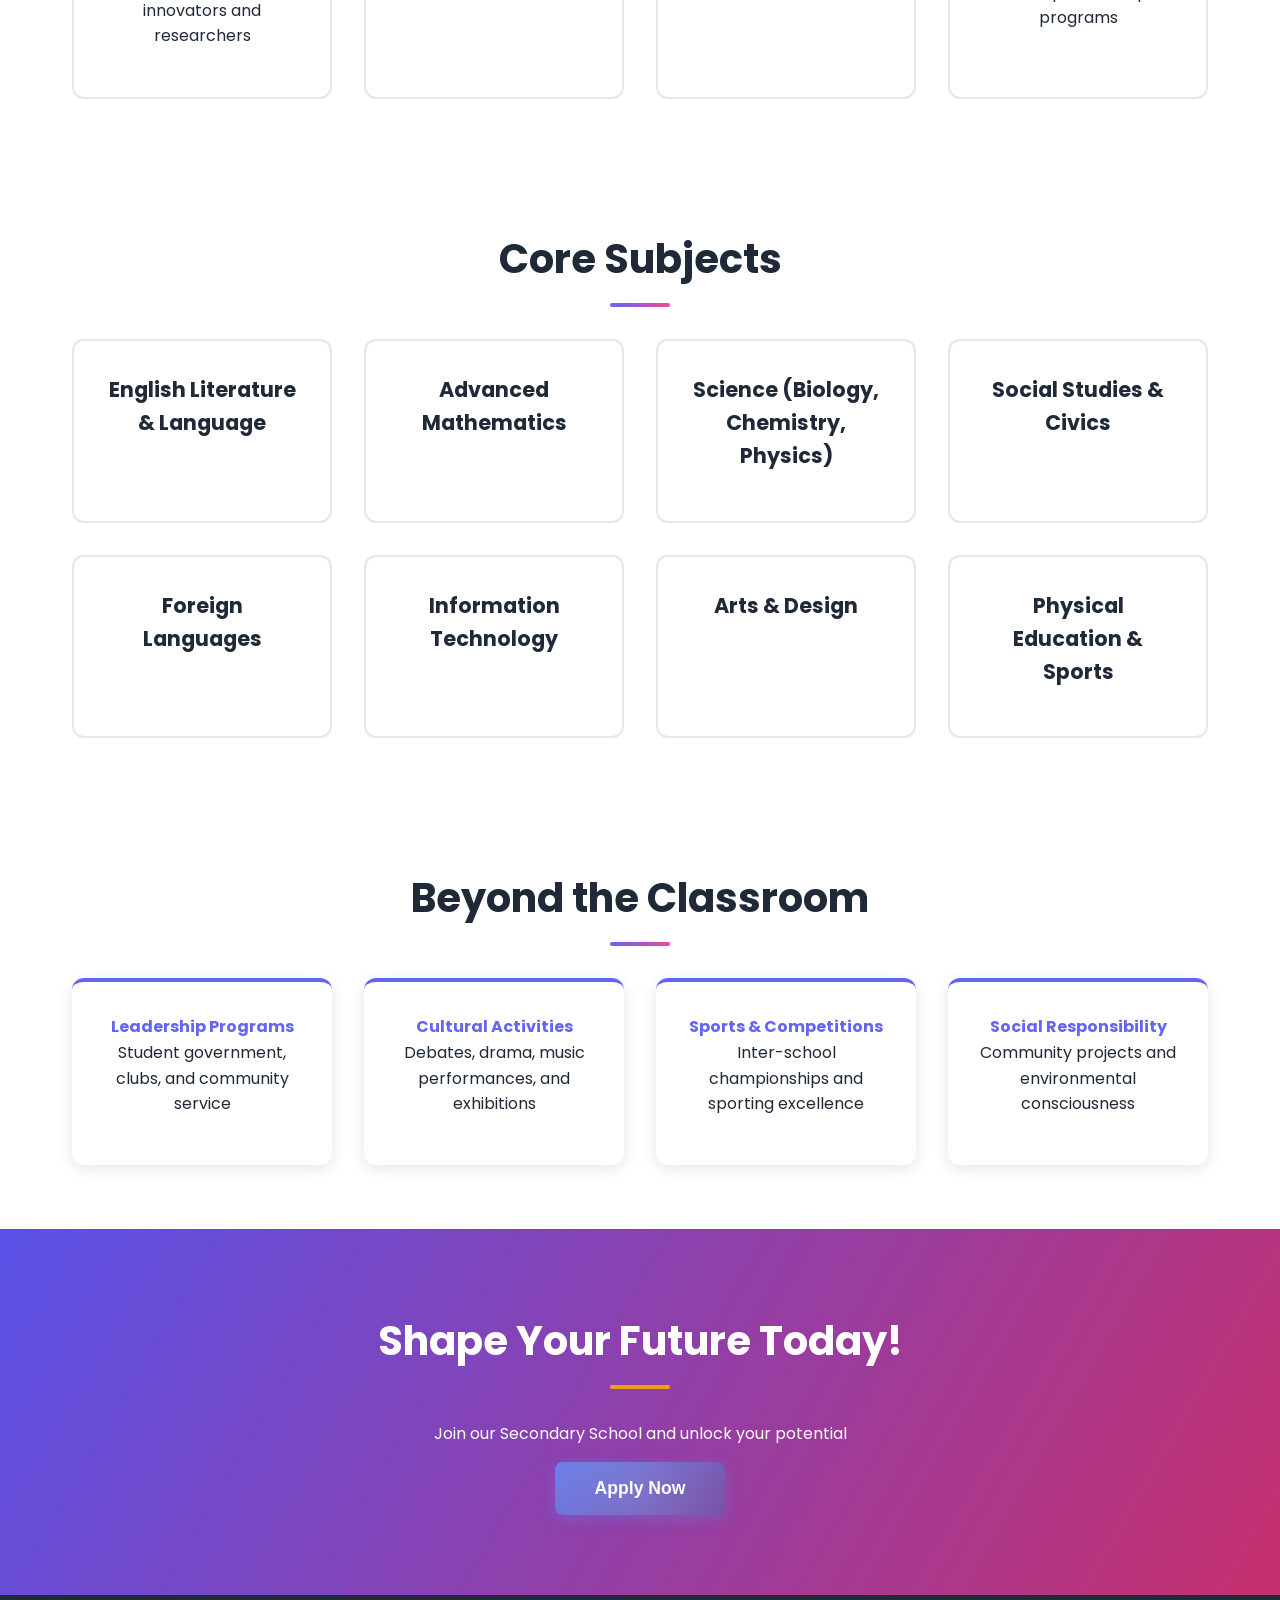
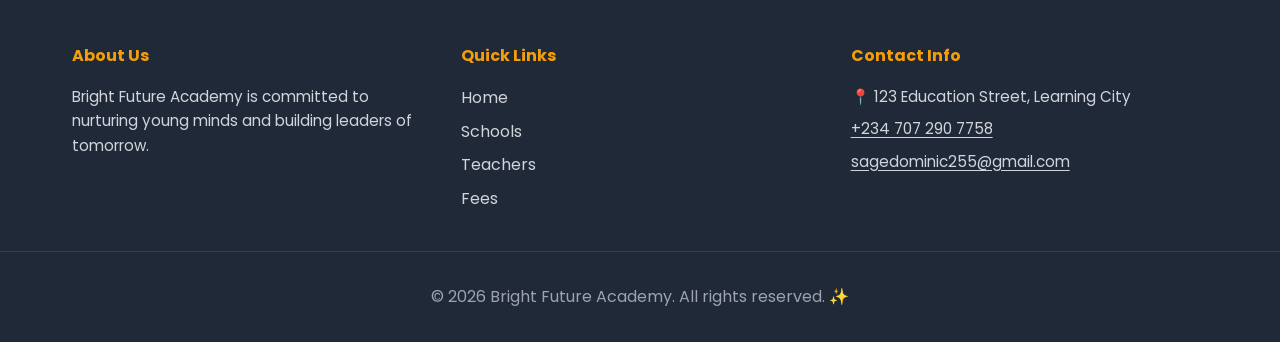
<file: secondary.html>
<!DOCTYPE html>
<html lang="en">
<head>
    <meta charset="UTF-8">
    <meta name="viewport" content="width=device-width, initial-scale=1.0">
    <title>Secondary - Bright Future Academy</title>
    <link rel="preconnect" href="https://fonts.googleapis.com">
    <link href="https://fonts.googleapis.com/css2?family=Poppins:wght@300;400;500;600;700;800&display=swap" rel="stylesheet">
    <link rel="stylesheet" href="style.css">
    <link rel="stylesheet" href="buttons.css">
</head>
<body>
    <!-- Navigation Bar -->
    <nav class="navbar">
        <div class="nav-container">
            <div class="logo">Bright Future Academy</div>
            <ul class="nav-menu">
                <li><a href="index.html">Home</a></li>
                <li><a href="nursery.html">Nursery</a></li>
                <li><a href="primary.html">Primary</a></li>
                <li><a href="secondary.html">Secondary</a></li>
                <li><a href="teachers.html">Our Teachers</a></li>
                <li><a href="fees.html">Fees</a></li>
                <li><a href="contact.html">Contact</a></li>
            </ul>
        </div>
    </nav>

    <!-- Hero Section -->
    <section class="hero hero-secondary">
        <div class="hero-content">
            <h1>Secondary School</h1>
            <p>Preparing for Success (Grades 7-12)</p>
        </div>
    </section>

    <!-- Program Overview -->
    <section class="program-section">
        <div class="container">
            <h2>Our Secondary Program</h2>
            <p class="intro-text">Our secondary program empowers students to reach their full potential with rigorous academics, career guidance, and opportunities to develop as global citizens and future leaders.</p>
            
            <div class="program-highlights">
                <div class="highlight-card">
                    <span class="highlight-icon"></span>
                    <h3>Academic Excellence</h3>
                    <p>Advanced curriculum preparing for university entrance</p>
                </div>
                <div class="highlight-card">
                    <span class="highlight-icon"></span>
                    <h3>Career Guidance</h3>
                    <p>Professional counselling and career pathway development</p>
                </div>
                <div class="highlight-card">
                    <span class="highlight-icon"></span>
                    <h3>Global Perspective</h3>
                    <p>International programs and exchange opportunities</p>
                </div>
                <div class="highlight-card">
                    <span class="highlight-icon"></span>
                    <h3>Innovation Hub</h3>
                    <p>STEM programs, research projects, and technology labs</p>
                </div>
            </div>
        </div>
    </section>

    <!-- Curriculum Tracks -->
    <section class="tracks-section">
        <div class="container">
            <h2>Available Curriculum Tracks</h2>
            <div class="tracks-grid">
                <div class="track-card">
                    <h3>STEM Track</h3>
                    <p>Focus on Science, Technology, Engineering, and Mathematics for future innovators and researchers</p>
                </div>
                <div class="track-card">
                    <h3>Creative Arts Track</h3>
                    <p>Visual Arts, Music, Drama, and Design for creative minds</p>
                </div>
                <div class="track-card">
                    <h3>Humanities Track</h3>
                    <p>Literature, History, Languages, and Social Sciences</p>
                </div>
                <div class="track-card">
                    <h3>⚡ Business & Economics Track</h3>
                    <p>Economics, Business Studies, and Entrepreneurship programs</p>
                </div>
            </div>
        </div>
    </section>

    <!-- Core Subjects -->
    <section class="subjects-section">
        <div class="container">
            <h2>Core Subjects</h2>
            <div class="subjects-grid">
                <div class="subject-card">
                    <h3>English Literature & Language</h3>
                </div>
                <div class="subject-card">
                    <h3>Advanced Mathematics</h3>
                </div>
                <div class="subject-card">
                    <h3>Science (Biology, Chemistry, Physics)</h3>
                </div>
                <div class="subject-card">
                    <h3>Social Studies & Civics</h3>
                </div>
                <div class="subject-card">
                    <h3>Foreign Languages</h3>
                </div>
                <div class="subject-card">
                    <h3>Information Technology</h3>
                </div>
                <div class="subject-card">
                    <h3>Arts & Design</h3>
                </div>
                <div class="subject-card">
                    <h3>Physical Education & Sports</h3>
                </div>
            </div>
        </div>
    </section>

    <!-- Student Development -->
    <section class="development-section">
        <div class="container">
            <h2>Beyond the Classroom</h2>
            <div class="development-grid">
                <div class="dev-card">
                    <h4>Leadership Programs</h4>
                    <p>Student government, clubs, and community service</p>
                </div>
                <div class="dev-card">
                    <h4>Cultural Activities</h4>
                    <p>Debates, drama, music performances, and exhibitions</p>
                </div>
                <div class="dev-card">
                    <h4>Sports & Competitions</h4>
                    <p>Inter-school championships and sporting excellence</p>
                </div>
                <div class="dev-card">
                    <h4>Social Responsibility</h4>
                    <p>Community projects and environmental consciousness</p>
                </div>
            </div>
        </div>
    </section>

    <!-- Enrollment CTA -->
    <section class="cta-section">
        <h2>Shape Your Future Today!</h2>
        <p>Join our Secondary School and unlock your potential</p>
        <button class="btn btn-large btn-primary" href="contact.html">Apply Now</button>
    </section>

    <!-- Footer -->
    <footer class="footer">
        <div class="footer-content">
            <div class="footer-section">
                <h4>About Us</h4>
                <p>Bright Future Academy is committed to nurturing young minds and building leaders of tomorrow.</p>
            </div>
            <div class="footer-section">
                <h4>Quick Links</h4>
                <ul>
                    <li><a href="index.html">Home</a></li>
                    <li><a href="#">Schools</a></li>
                    <li><a href="teachers.html">Teachers</a></li>
                    <li><a href="fees.html">Fees</a></li>
                </ul>
            </div>
            <div class="footer-section">
                <h4>Contact Info</h4>
                <p>📍 123 Education Street, Learning City</p>
                <p><a href="tel:+2347072907758">+234 707 290 7758</a></p>
                <p><a href="mailto:sagedominic255@gmail.com">sagedominic255@gmail.com</a></p>
            </div>
        </div>
        <div class="footer-bottom">
            <p>&copy; 2026 Bright Future Academy. All rights reserved. ✨</p>
        </div>
    </footer>
</body>
</html>
</file>
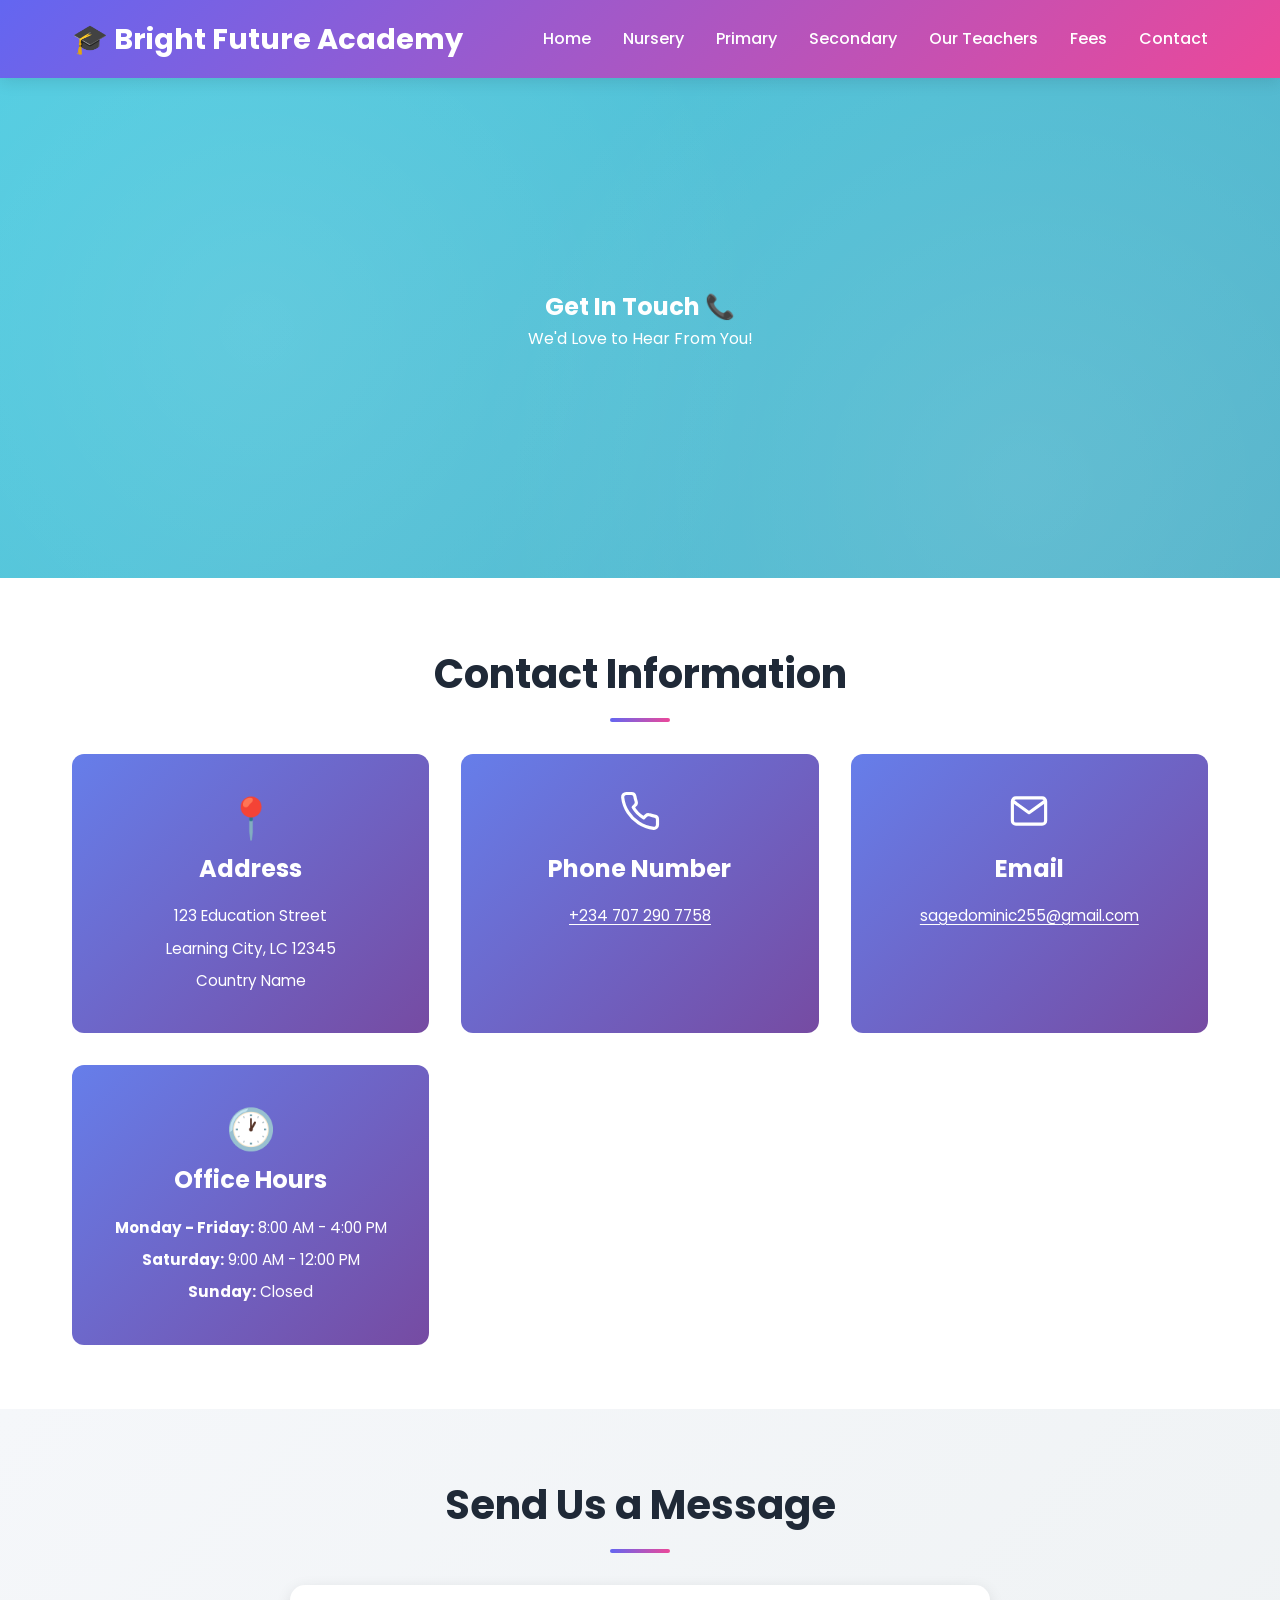
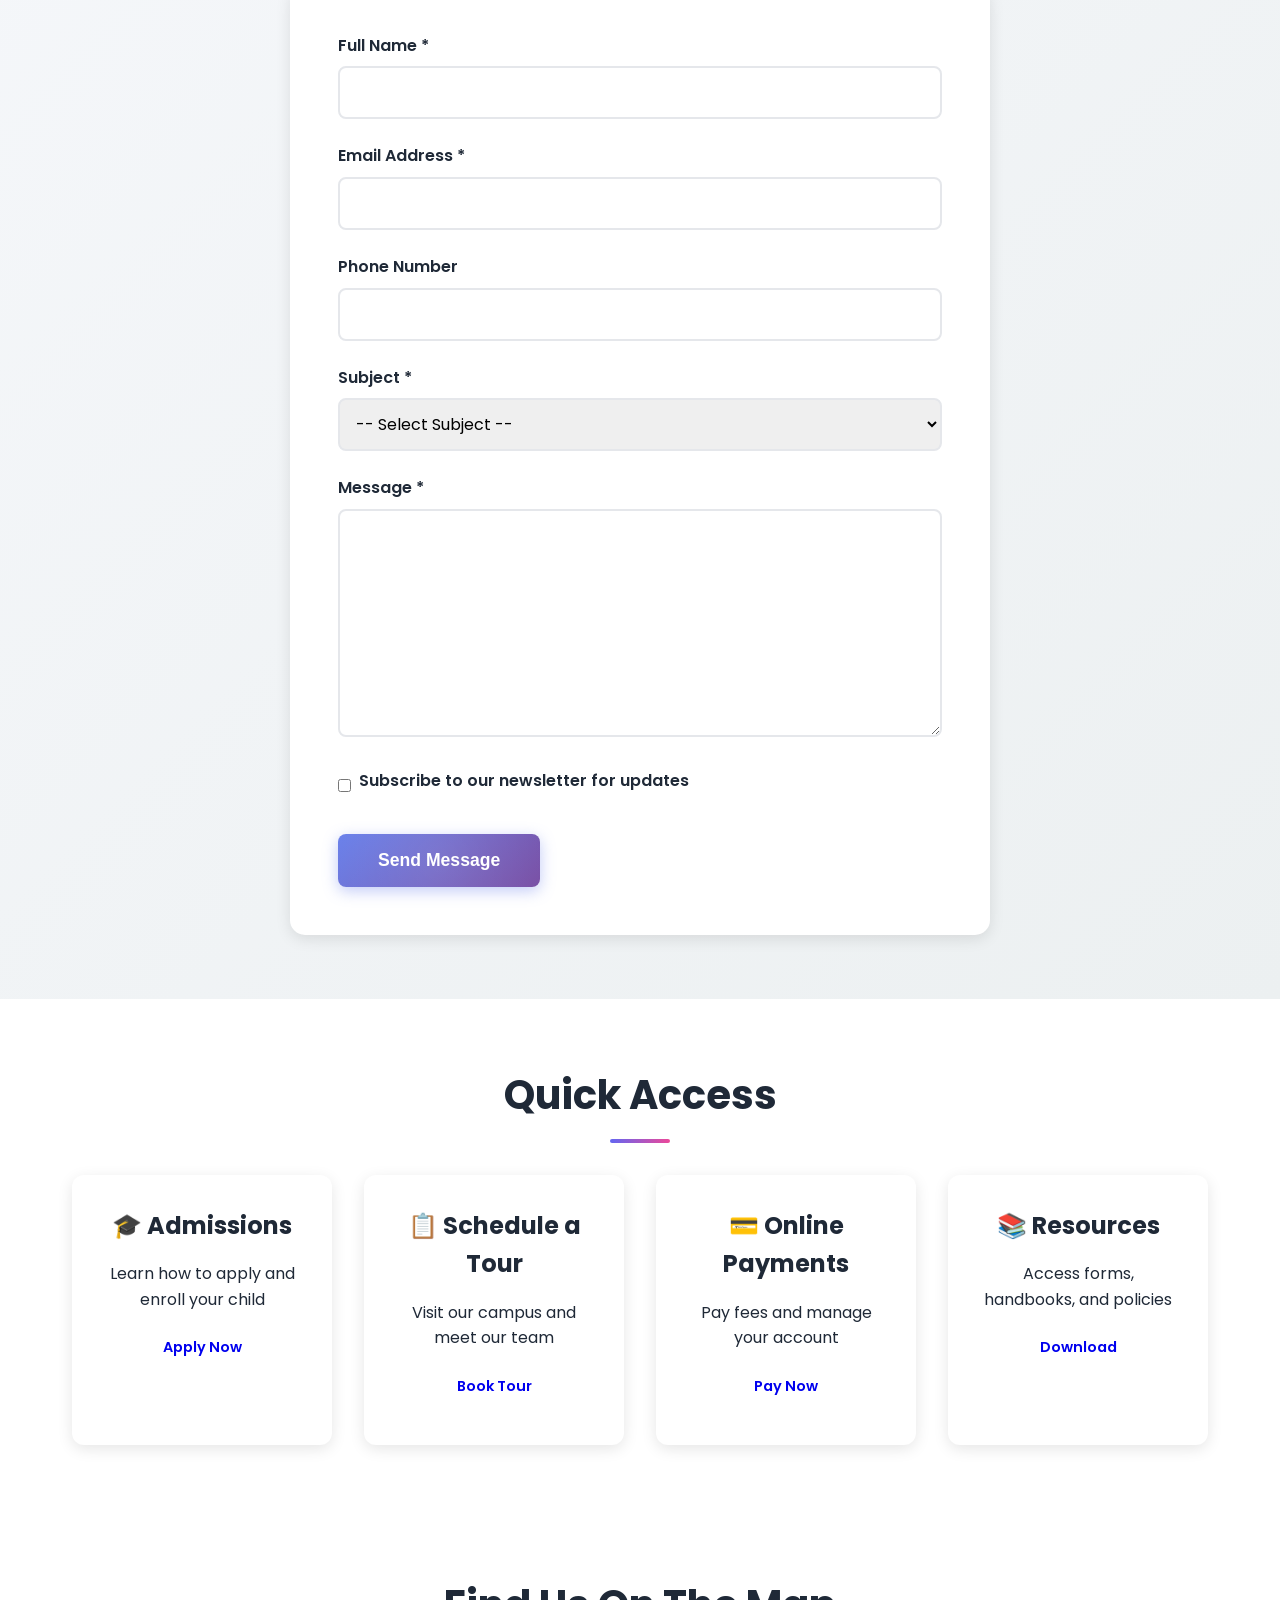
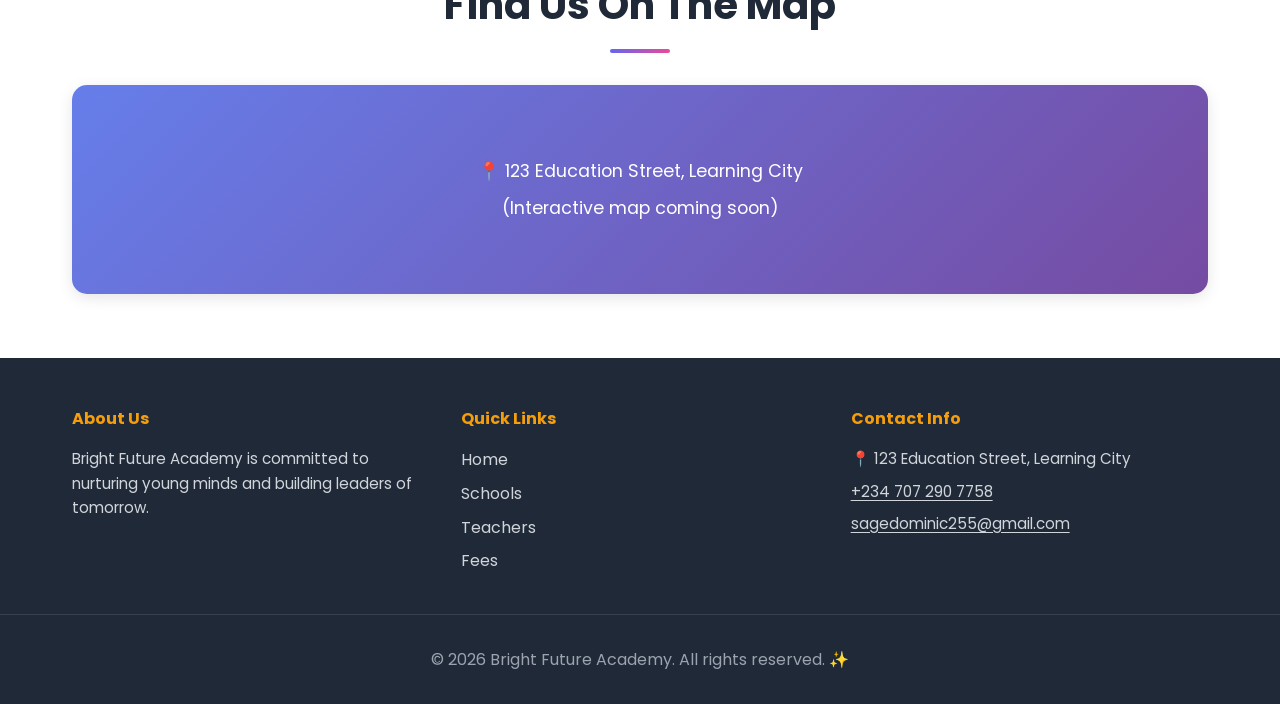
<file: school-website/pages/contact.html>
<!DOCTYPE html>
<html lang="en">
<head>
    <meta charset="UTF-8">
    <meta name="viewport" content="width=device-width, initial-scale=1.0">
    <title>Contact Us - Bright Future Academy</title>
    <link rel="preconnect" href="https://fonts.googleapis.com">
    <link href="https://fonts.googleapis.com/css2?family=Poppins:wght@300;400;500;600;700;800&display=swap" rel="stylesheet">
    <link rel="stylesheet" href="../css/style.css">
    <link rel="stylesheet" href="../css/buttons.css">
</head>
<body>
    <!-- Navigation Bar -->
    <nav class="navbar">
        <div class="nav-container">
            <div class="logo">🎓 Bright Future Academy</div>
            <ul class="nav-menu">
                <li><a href="../index.html">Home</a></li>
                <li><a href="nursery.html">Nursery</a></li>
                <li><a href="primary.html">Primary</a></li>
                <li><a href="secondary.html">Secondary</a></li>
                <li><a href="teachers.html">Our Teachers</a></li>
                <li><a href="fees.html">Fees</a></li>
                <li><a href="contact.html">Contact</a></li>
            </ul>
        </div>
    </nav>

    <!-- Hero Section -->
    <section class="hero hero-contact">
        <div class="hero-content">
            <h1>Get In Touch 📞</h1>
            <p>We'd Love to Hear From You!</p>
        </div>
    </section>

    <!-- Contact Information -->
    <section class="contact-info-section">
        <div class="container">
            <h2>Contact Information</h2>
            <div class="contact-info-grid">
                <div class="contact-info-card">
                    <span class="info-icon">📍</span>
                    <h3>Address</h3>
                    <p>123 Education Street</p>
                    <p>Learning City, LC 12345</p>
                    <p>Country Name</p>
                </div>
                <div class="contact-info-card">
                    <span class="info-icon">
                        <svg viewBox="0 0 24 24" fill="none" stroke="currentColor" stroke-width="1.8" stroke-linecap="round" stroke-linejoin="round">
                            <path d="M22 16.9v3a2 2 0 0 1-2.2 2 19.8 19.8 0 0 1-8.6-3.1 19.5 19.5 0 0 1-6-6A19.8 19.8 0 0 1 2.1 4.2 2 2 0 0 1 4.1 2h3a2 2 0 0 1 2 1.7c.1 1 .4 1.9.7 2.8a2 2 0 0 1-.5 2.1L8.1 9.9a16 16 0 0 0 6 6l1.3-1.3a2 2 0 0 1 2.1-.4c.9.3 1.8.6 2.8.7a2 2 0 0 1 1.7 2Z"/>
                        </svg>
                    </span>
                    <h3>Phone Number</h3>
                    <p><a href="tel:+2347072907758">+234 707 290 7758</a></p>
                </div>
                <div class="contact-info-card">
                    <span class="info-icon">
                        <svg viewBox="0 0 24 24" fill="none" stroke="currentColor" stroke-width="1.8" stroke-linecap="round" stroke-linejoin="round">
                            <rect x="2.5" y="4.5" width="19" height="15" rx="2"/><path d="m3 6.5 9 6.5 9-6.5"/>
                        </svg>
                    </span>
                    <h3>Email</h3>
                    <p><a href="mailto:sagedominic255@gmail.com">sagedominic255@gmail.com</a></p>
                </div>
                <div class="contact-info-card">
                    <span class="info-icon">🕐</span>
                    <h3>Office Hours</h3>
                    <p><strong>Monday - Friday:</strong> 8:00 AM - 4:00 PM</p>
                    <p><strong>Saturday:</strong> 9:00 AM - 12:00 PM</p>
                    <p><strong>Sunday:</strong> Closed</p>
                </div>
            </div>
        </div>
    </section>

    <!-- Contact Form -->
    <section class="contact-form-section">
        <div class="container">
            <h2>Send Us a Message</h2>
            <form class="contact-form" id="contactForm">
                <div class="form-group">
                    <label for="name">Full Name *</label>
                    <input type="text" id="name" name="name" required>
                </div>
                <div class="form-group">
                    <label for="email">Email Address *</label>
                    <input type="email" id="email" name="email" required>
                </div>
                <div class="form-group">
                    <label for="phone">Phone Number</label>
                    <input type="tel" id="phone" name="phone">
                </div>
                <div class="form-group">
                    <label for="subject">Subject *</label>
                    <select id="subject" name="subject" required>
                        <option value="">-- Select Subject --</option>
                        <option value="admission">Admission Inquiry</option>
                        <option value="fees">Fees & Payment</option>
                        <option value="programs">Program Information</option>
                        <option value="general">General Inquiry</option>
                        <option value="complaint">Feedback/Complaint</option>
                    </select>
                </div>
                <div class="form-group">
                    <label for="message">Message *</label>
                    <textarea id="message" name="message" rows="8" required></textarea>
                </div>
                <div class="form-group checkbox">
                    <input type="checkbox" id="subscribe" name="subscribe">
                    <label for="subscribe">Subscribe to our newsletter for updates</label>
                </div>
                <button type="submit" class="btn btn-large btn-primary">Send Message</button>
            </form>
        </div>
    </section>

    <!-- Quick Links -->
    <section class="quick-links-section">
        <div class="container">
            <h2>Quick Access</h2>
            <div class="quick-links-grid">
                <div class="quick-link-card">
                    <h3>🎓 Admissions</h3>
                    <p>Learn how to apply and enroll your child</p>
                    <a href="#" class="btn btn-small">Apply Now</a>
                </div>
                <div class="quick-link-card">
                    <h3>📋 Schedule a Tour</h3>
                    <p>Visit our campus and meet our team</p>
                    <a href="#" class="btn btn-small">Book Tour</a>
                </div>
                <div class="quick-link-card">
                    <h3>💳 Online Payments</h3>
                    <p>Pay fees and manage your account</p>
                    <a href="fees.html" class="btn btn-small">Pay Now</a>
                </div>
                <div class="quick-link-card">
                    <h3>📚 Resources</h3>
                    <p>Access forms, handbooks, and policies</p>
                    <a href="#" class="btn btn-small">Download</a>
                </div>
            </div>
        </div>
    </section>

    <!-- Map Section (Placeholder) -->
    <section class="map-section">
        <div class="container">
            <h2>Find Us On The Map</h2>
            <div class="map-placeholder">
                <p>📍 123 Education Street, Learning City</p>
                <p>(Interactive map coming soon)</p>
            </div>
        </div>
    </section>

    <!-- Footer -->
    <footer class="footer">
        <div class="footer-content">
            <div class="footer-section">
                <h4>About Us</h4>
                <p>Bright Future Academy is committed to nurturing young minds and building leaders of tomorrow.</p>
            </div>
            <div class="footer-section">
                <h4>Quick Links</h4>
                <ul>
                    <li><a href="../index.html">Home</a></li>
                    <li><a href="#">Schools</a></li>
                    <li><a href="teachers.html">Teachers</a></li>
                    <li><a href="fees.html">Fees</a></li>
                </ul>
            </div>
            <div class="footer-section">
                <h4>Contact Info</h4>
                <p>📍 123 Education Street, Learning City</p>
                <p><a href="tel:+2347072907758">+234 707 290 7758</a></p>
                <p><a href="mailto:sagedominic255@gmail.com">sagedominic255@gmail.com</a></p>
            </div>
        </div>
        <div class="footer-bottom">
            <p>&copy; 2026 Bright Future Academy. All rights reserved. ✨</p>
        </div>
    </footer>
</body>
</html>
</file>
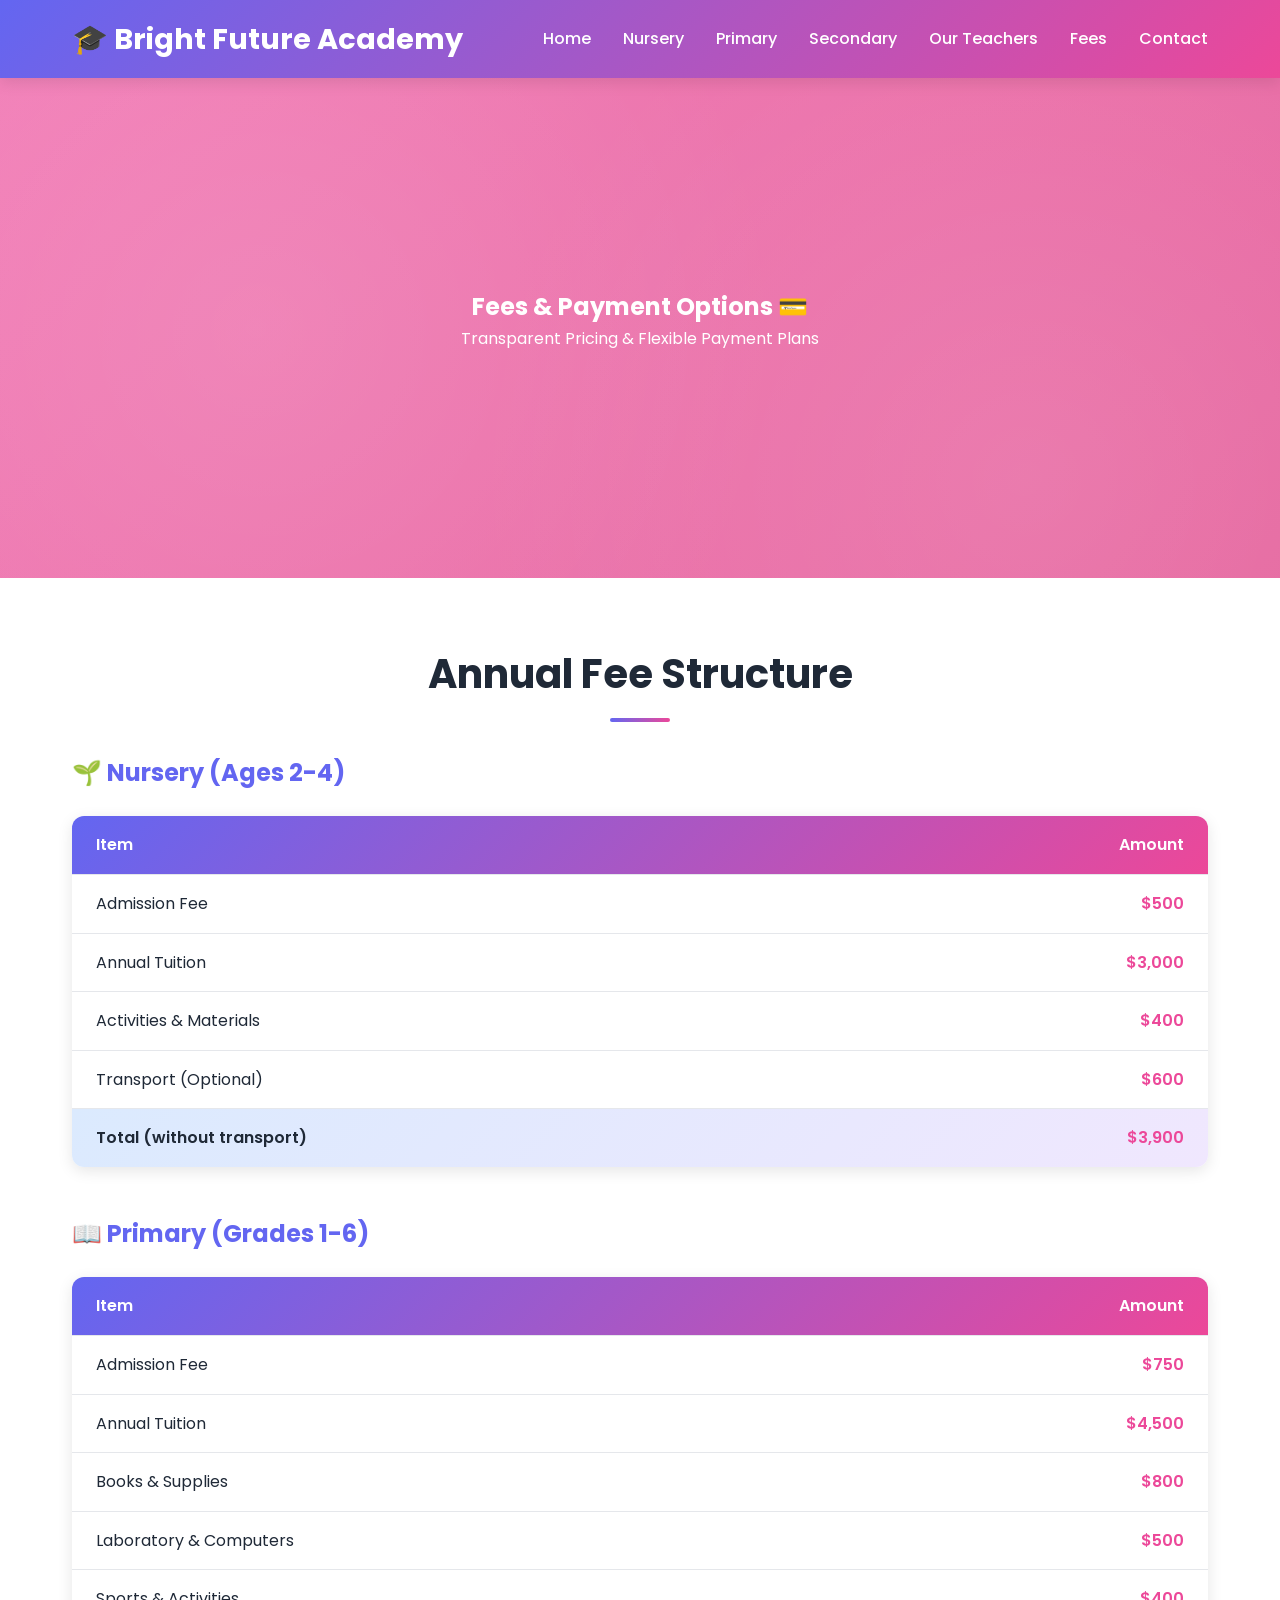
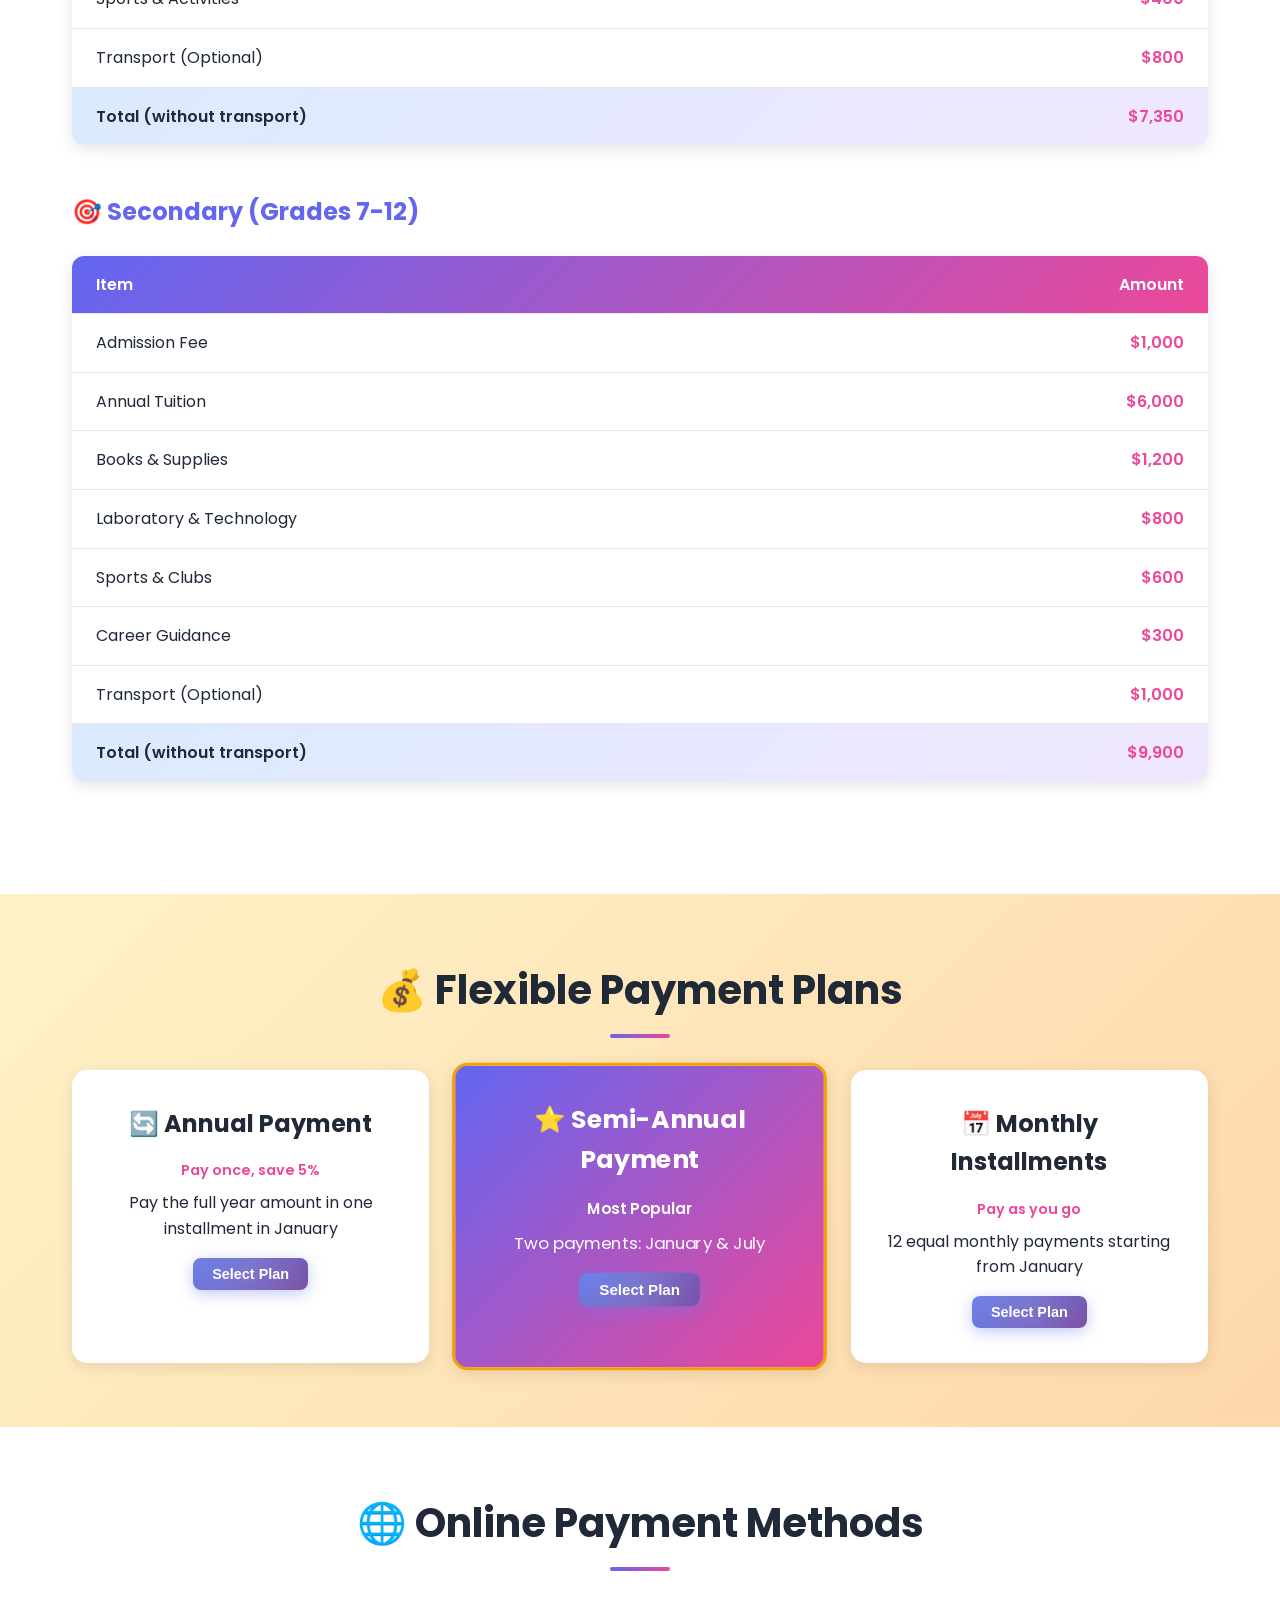
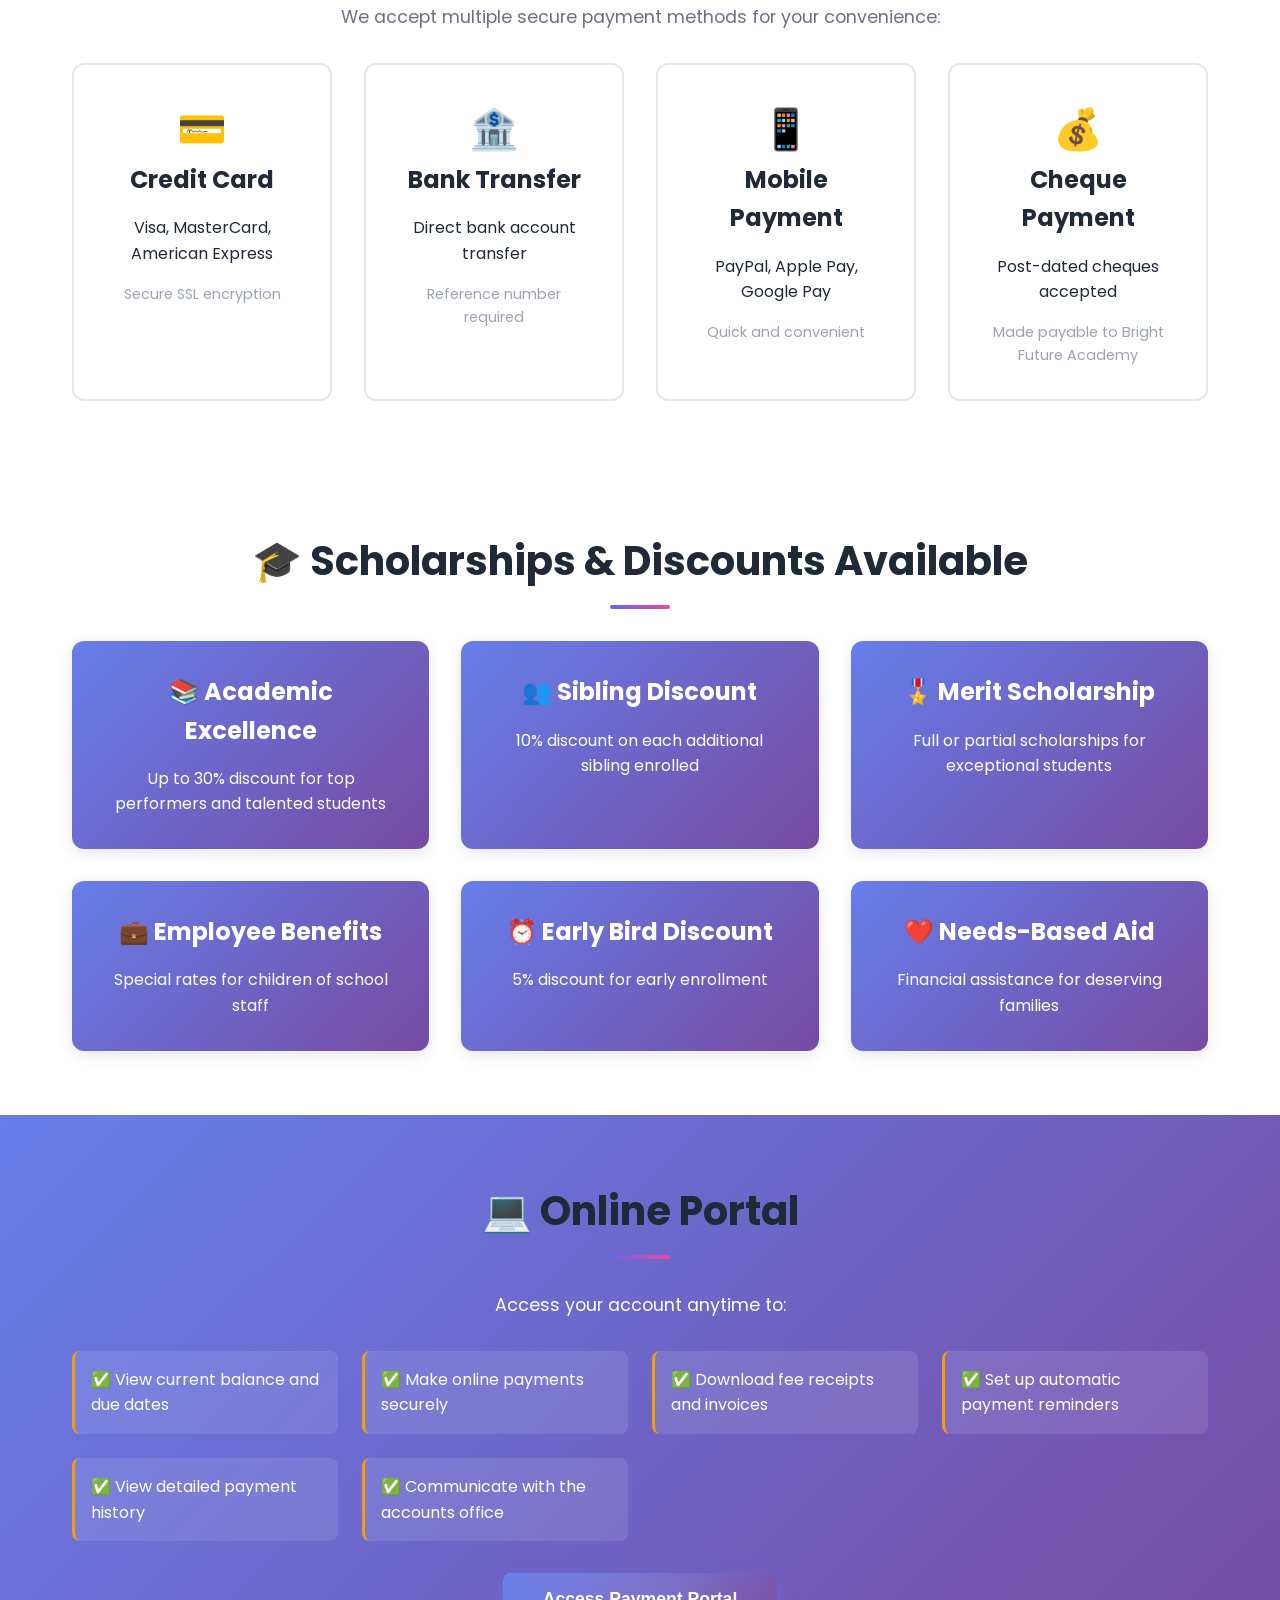
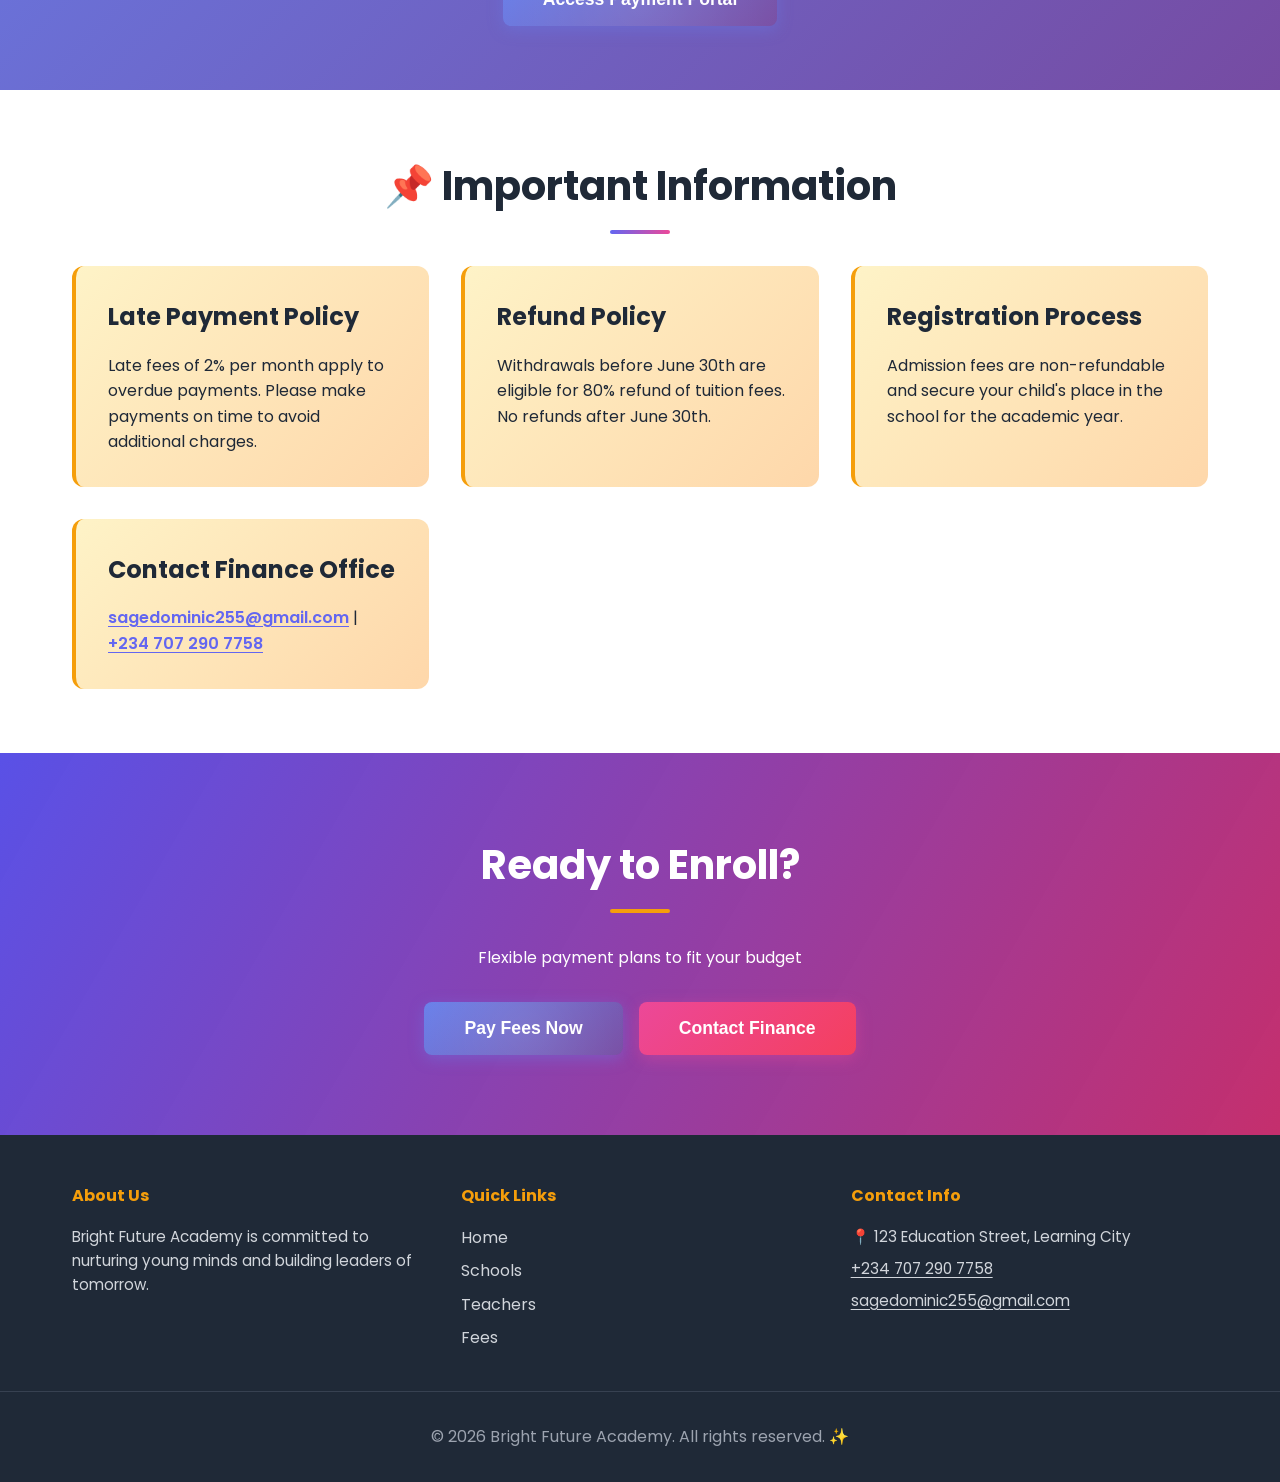
<file: school-website/pages/fees.html>
<!DOCTYPE html>
<html lang="en">
<head>
    <meta charset="UTF-8">
    <meta name="viewport" content="width=device-width, initial-scale=1.0">
    <title>Fees & Payment - Bright Future Academy</title>
    <link rel="preconnect" href="https://fonts.googleapis.com">
    <link href="https://fonts.googleapis.com/css2?family=Poppins:wght@300;400;500;600;700;800&display=swap" rel="stylesheet">
    <link rel="stylesheet" href="../css/style.css">
    <link rel="stylesheet" href="../css/buttons.css">
</head>
<body>
    <!-- Navigation Bar -->
    <nav class="navbar">
        <div class="nav-container">
            <div class="logo">🎓 Bright Future Academy</div>
            <ul class="nav-menu">
                <li><a href="../index.html">Home</a></li>
                <li><a href="nursery.html">Nursery</a></li>
                <li><a href="primary.html">Primary</a></li>
                <li><a href="secondary.html">Secondary</a></li>
                <li><a href="teachers.html">Our Teachers</a></li>
                <li><a href="fees.html">Fees</a></li>
                <li><a href="contact.html">Contact</a></li>
            </ul>
        </div>
    </nav>

    <!-- Hero Section -->
    <section class="hero hero-fees">
        <div class="hero-content">
            <h1>Fees & Payment Options 💳</h1>
            <p>Transparent Pricing & Flexible Payment Plans</p>
        </div>
    </section>

    <!-- Fee Structure -->
    <section class="fee-structure">
        <div class="container">
            <h2>Annual Fee Structure</h2>
            
            <!-- Nursery Fees -->
            <div class="fee-category">
                <h3>🌱 Nursery (Ages 2-4)</h3>
                <div class="fee-table">
                    <div class="fee-row header">
                        <span>Item</span>
                        <span>Amount</span>
                    </div>
                    <div class="fee-row">
                        <span>Admission Fee</span>
                        <span class="price">$500</span>
                    </div>
                    <div class="fee-row">
                        <span>Annual Tuition</span>
                        <span class="price">$3,000</span>
                    </div>
                    <div class="fee-row">
                        <span>Activities & Materials</span>
                        <span class="price">$400</span>
                    </div>
                    <div class="fee-row">
                        <span>Transport (Optional)</span>
                        <span class="price">$600</span>
                    </div>
                    <div class="fee-row total">
                        <span>Total (without transport)</span>
                        <span class="price">$3,900</span>
                    </div>
                </div>
            </div>

            <!-- Primary Fees -->
            <div class="fee-category">
                <h3>📖 Primary (Grades 1-6)</h3>
                <div class="fee-table">
                    <div class="fee-row header">
                        <span>Item</span>
                        <span>Amount</span>
                    </div>
                    <div class="fee-row">
                        <span>Admission Fee</span>
                        <span class="price">$750</span>
                    </div>
                    <div class="fee-row">
                        <span>Annual Tuition</span>
                        <span class="price">$4,500</span>
                    </div>
                    <div class="fee-row">
                        <span>Books & Supplies</span>
                        <span class="price">$800</span>
                    </div>
                    <div class="fee-row">
                        <span>Laboratory & Computers</span>
                        <span class="price">$500</span>
                    </div>
                    <div class="fee-row">
                        <span>Sports & Activities</span>
                        <span class="price">$400</span>
                    </div>
                    <div class="fee-row">
                        <span>Transport (Optional)</span>
                        <span class="price">$800</span>
                    </div>
                    <div class="fee-row total">
                        <span>Total (without transport)</span>
                        <span class="price">$7,350</span>
                    </div>
                </div>
            </div>

            <!-- Secondary Fees -->
            <div class="fee-category">
                <h3>🎯 Secondary (Grades 7-12)</h3>
                <div class="fee-table">
                    <div class="fee-row header">
                        <span>Item</span>
                        <span>Amount</span>
                    </div>
                    <div class="fee-row">
                        <span>Admission Fee</span>
                        <span class="price">$1,000</span>
                    </div>
                    <div class="fee-row">
                        <span>Annual Tuition</span>
                        <span class="price">$6,000</span>
                    </div>
                    <div class="fee-row">
                        <span>Books & Supplies</span>
                        <span class="price">$1,200</span>
                    </div>
                    <div class="fee-row">
                        <span>Laboratory & Technology</span>
                        <span class="price">$800</span>
                    </div>
                    <div class="fee-row">
                        <span>Sports & Clubs</span>
                        <span class="price">$600</span>
                    </div>
                    <div class="fee-row">
                        <span>Career Guidance</span>
                        <span class="price">$300</span>
                    </div>
                    <div class="fee-row">
                        <span>Transport (Optional)</span>
                        <span class="price">$1,000</span>
                    </div>
                    <div class="fee-row total">
                        <span>Total (without transport)</span>
                        <span class="price">$9,900</span>
                    </div>
                </div>
            </div>
        </div>
    </section>

    <!-- Payment Plans -->
    <section class="payment-plans">
        <div class="container">
            <h2>💰 Flexible Payment Plans</h2>
            <div class="plans-grid">
                <div class="plan-card">
                    <h3>🔄 Annual Payment</h3>
                    <p class="discount">Pay once, save 5%</p>
                    <p>Pay the full year amount in one installment in January</p>
                    <button class="btn btn-small btn-primary">Select Plan</button>
                </div>
                <div class="plan-card featured">
                    <h3>⭐ Semi-Annual Payment</h3>
                    <p class="discount">Most Popular</p>
                    <p>Two payments: January & July</p>
                    <button class="btn btn-small btn-primary">Select Plan</button>
                </div>
                <div class="plan-card">
                    <h3>📅 Monthly Installments</h3>
                    <p class="discount">Pay as you go</p>
                    <p>12 equal monthly payments starting from January</p>
                    <button class="btn btn-small btn-primary">Select Plan</button>
                </div>
            </div>
        </div>
    </section>

    <!-- Online Payment Options -->
    <section class="payment-methods">
        <div class="container">
            <h2>🌐 Online Payment Methods</h2>
            <p class="intro-text">We accept multiple secure payment methods for your convenience:</p>
            
            <div class="methods-grid">
                <div class="method-card">
                    <span class="method-icon">💳</span>
                    <h3>Credit Card</h3>
                    <p>Visa, MasterCard, American Express</p>
                    <p class="note">Secure SSL encryption</p>
                </div>
                <div class="method-card">
                    <span class="method-icon">🏦</span>
                    <h3>Bank Transfer</h3>
                    <p>Direct bank account transfer</p>
                    <p class="note">Reference number required</p>
                </div>
                <div class="method-card">
                    <span class="method-icon">📱</span>
                    <h3>Mobile Payment</h3>
                    <p>PayPal, Apple Pay, Google Pay</p>
                    <p class="note">Quick and convenient</p>
                </div>
                <div class="method-card">
                    <span class="method-icon">💰</span>
                    <h3>Cheque Payment</h3>
                    <p>Post-dated cheques accepted</p>
                    <p class="note">Made payable to Bright Future Academy</p>
                </div>
            </div>
        </div>
    </section>

    <!-- Scholarships & Discounts -->
    <section class="scholarships-section">
        <div class="container">
            <h2>🎓 Scholarships & Discounts Available</h2>
            <div class="scholarships-grid">
                <div class="scholarship-card">
                    <h3>📚 Academic Excellence</h3>
                    <p>Up to 30% discount for top performers and talented students</p>
                </div>
                <div class="scholarship-card">
                    <h3>👥 Sibling Discount</h3>
                    <p>10% discount on each additional sibling enrolled</p>
                </div>
                <div class="scholarship-card">
                    <h3>🎖️ Merit Scholarship</h3>
                    <p>Full or partial scholarships for exceptional students</p>
                </div>
                <div class="scholarship-card">
                    <h3>💼 Employee Benefits</h3>
                    <p>Special rates for children of school staff</p>
                </div>
                <div class="scholarship-card">
                    <h3>⏰ Early Bird Discount</h3>
                    <p>5% discount for early enrollment</p>
                </div>
                <div class="scholarship-card">
                    <h3>❤️ Needs-Based Aid</h3>
                    <p>Financial assistance for deserving families</p>
                </div>
            </div>
        </div>
    </section>

    <!-- Payment Portal -->
    <section class="payment-portal">
        <div class="container">
            <h2>💻 Online Portal</h2>
            <p>Access your account anytime to:</p>
            <ul class="portal-features">
                <li>✅ View current balance and due dates</li>
                <li>✅ Make online payments securely</li>
                <li>✅ Download fee receipts and invoices</li>
                <li>✅ Set up automatic payment reminders</li>
                <li>✅ View detailed payment history</li>
                <li>✅ Communicate with the accounts office</li>
            </ul>
            <button class="btn btn-large btn-primary">Access Payment Portal</button>
        </div>
    </section>

    <!-- Important Information -->
    <section class="important-info">
        <div class="container">
            <h2>📌 Important Information</h2>
            <div class="info-boxes">
                <div class="info-box">
                    <h3>Late Payment Policy</h3>
                    <p>Late fees of 2% per month apply to overdue payments. Please make payments on time to avoid additional charges.</p>
                </div>
                <div class="info-box">
                    <h3>Refund Policy</h3>
                    <p>Withdrawals before June 30th are eligible for 80% refund of tuition fees. No refunds after June 30th.</p>
                </div>
                <div class="info-box">
                    <h3>Registration Process</h3>
                    <p>Admission fees are non-refundable and secure your child's place in the school for the academic year.</p>
                </div>
                <div class="info-box">
                    <h3>Contact Finance Office</h3>
                    <p><a href="mailto:sagedominic255@gmail.com">sagedominic255@gmail.com</a> | <a href="tel:+2347072907758">+234 707 290 7758</a></p>
                </div>
            </div>
        </div>
    </section>

    <!-- Pay Now CTA -->
    <section class="cta-section">
        <h2>Ready to Enroll?</h2>
        <p>Flexible payment plans to fit your budget</p>
        <div class="cta-buttons">
            <button class="btn btn-large btn-primary">Pay Fees Now</button>
            <button class="btn btn-large btn-secondary">Contact Finance</button>
        </div>
    </section>

    <!-- Footer -->
    <footer class="footer">
        <div class="footer-content">
            <div class="footer-section">
                <h4>About Us</h4>
                <p>Bright Future Academy is committed to nurturing young minds and building leaders of tomorrow.</p>
            </div>
            <div class="footer-section">
                <h4>Quick Links</h4>
                <ul>
                    <li><a href="../index.html">Home</a></li>
                    <li><a href="#">Schools</a></li>
                    <li><a href="teachers.html">Teachers</a></li>
                    <li><a href="fees.html">Fees</a></li>
                </ul>
            </div>
            <div class="footer-section">
                <h4>Contact Info</h4>
                <p>📍 123 Education Street, Learning City</p>
                <p><a href="tel:+2347072907758">+234 707 290 7758</a></p>
                <p><a href="mailto:sagedominic255@gmail.com">sagedominic255@gmail.com</a></p>
            </div>
        </div>
        <div class="footer-bottom">
            <p>&copy; 2026 Bright Future Academy. All rights reserved. ✨</p>
        </div>
    </footer>
</body>
</html>
</file>
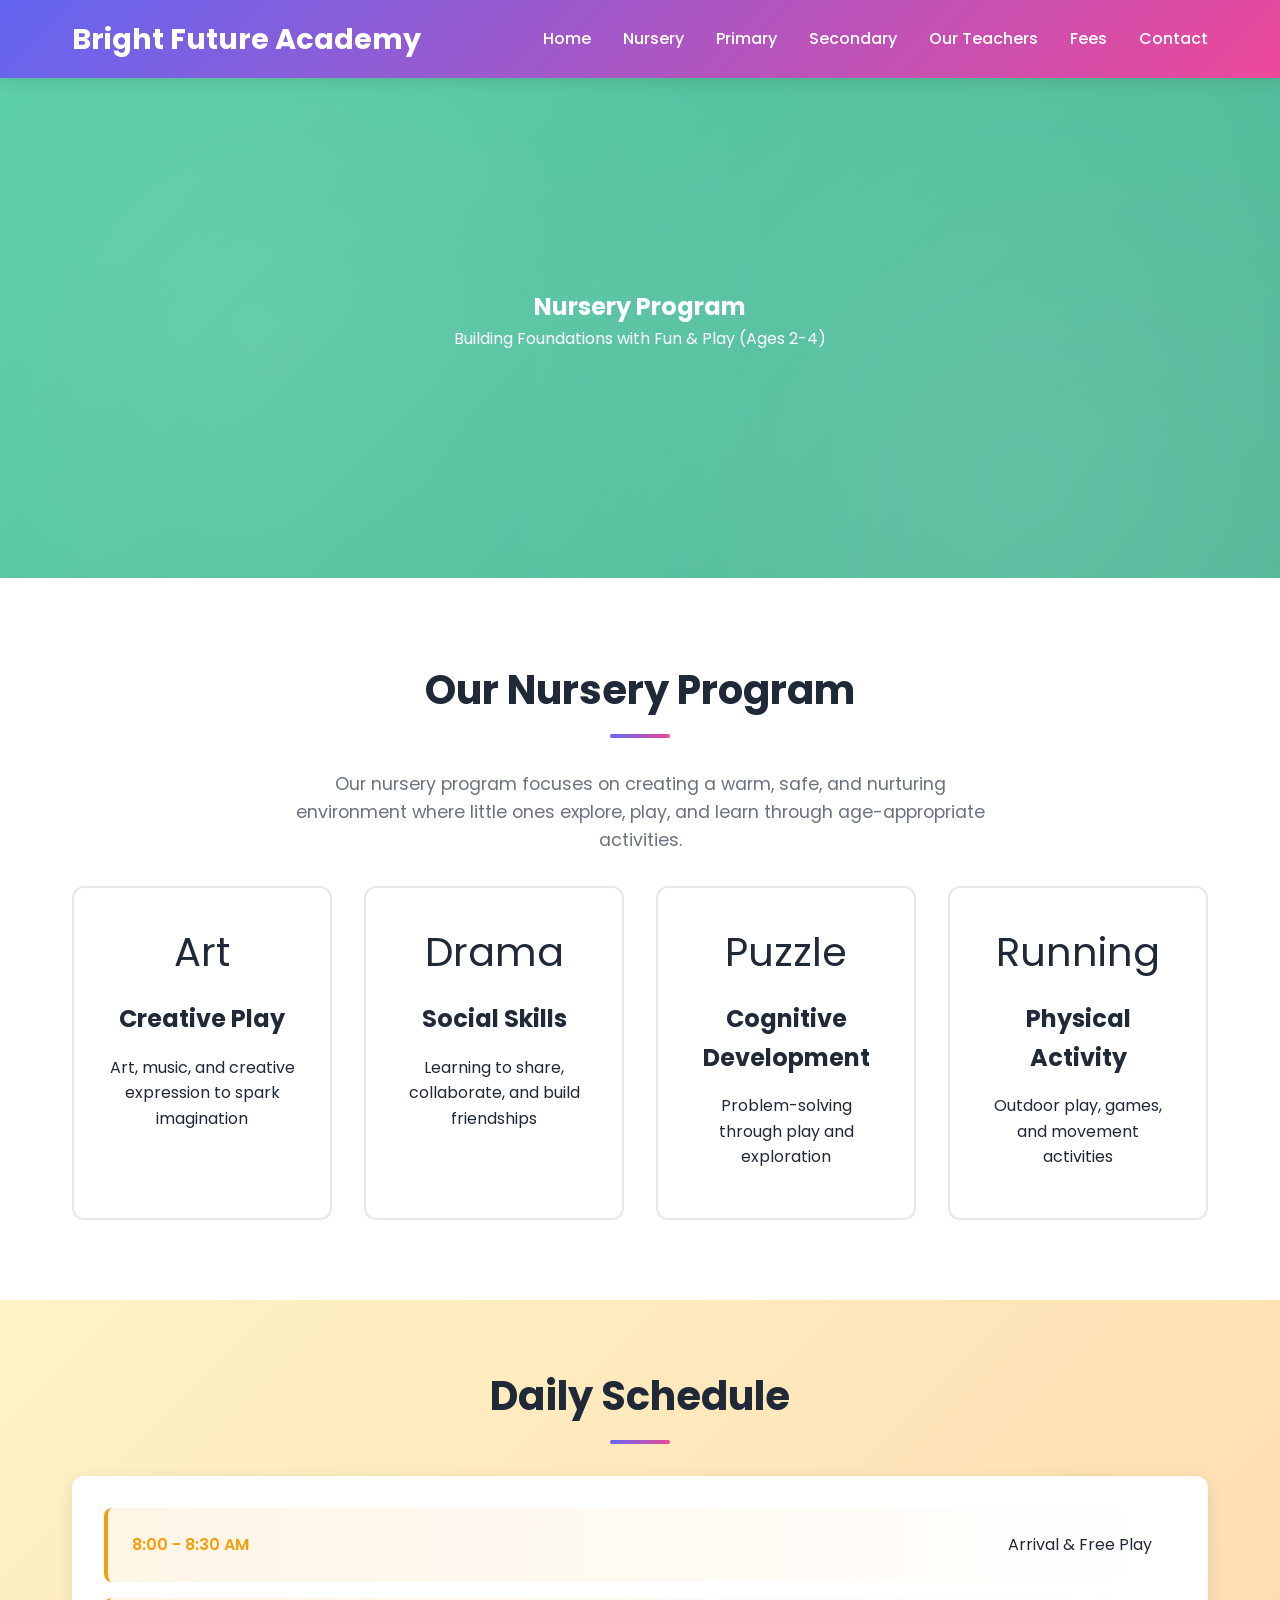
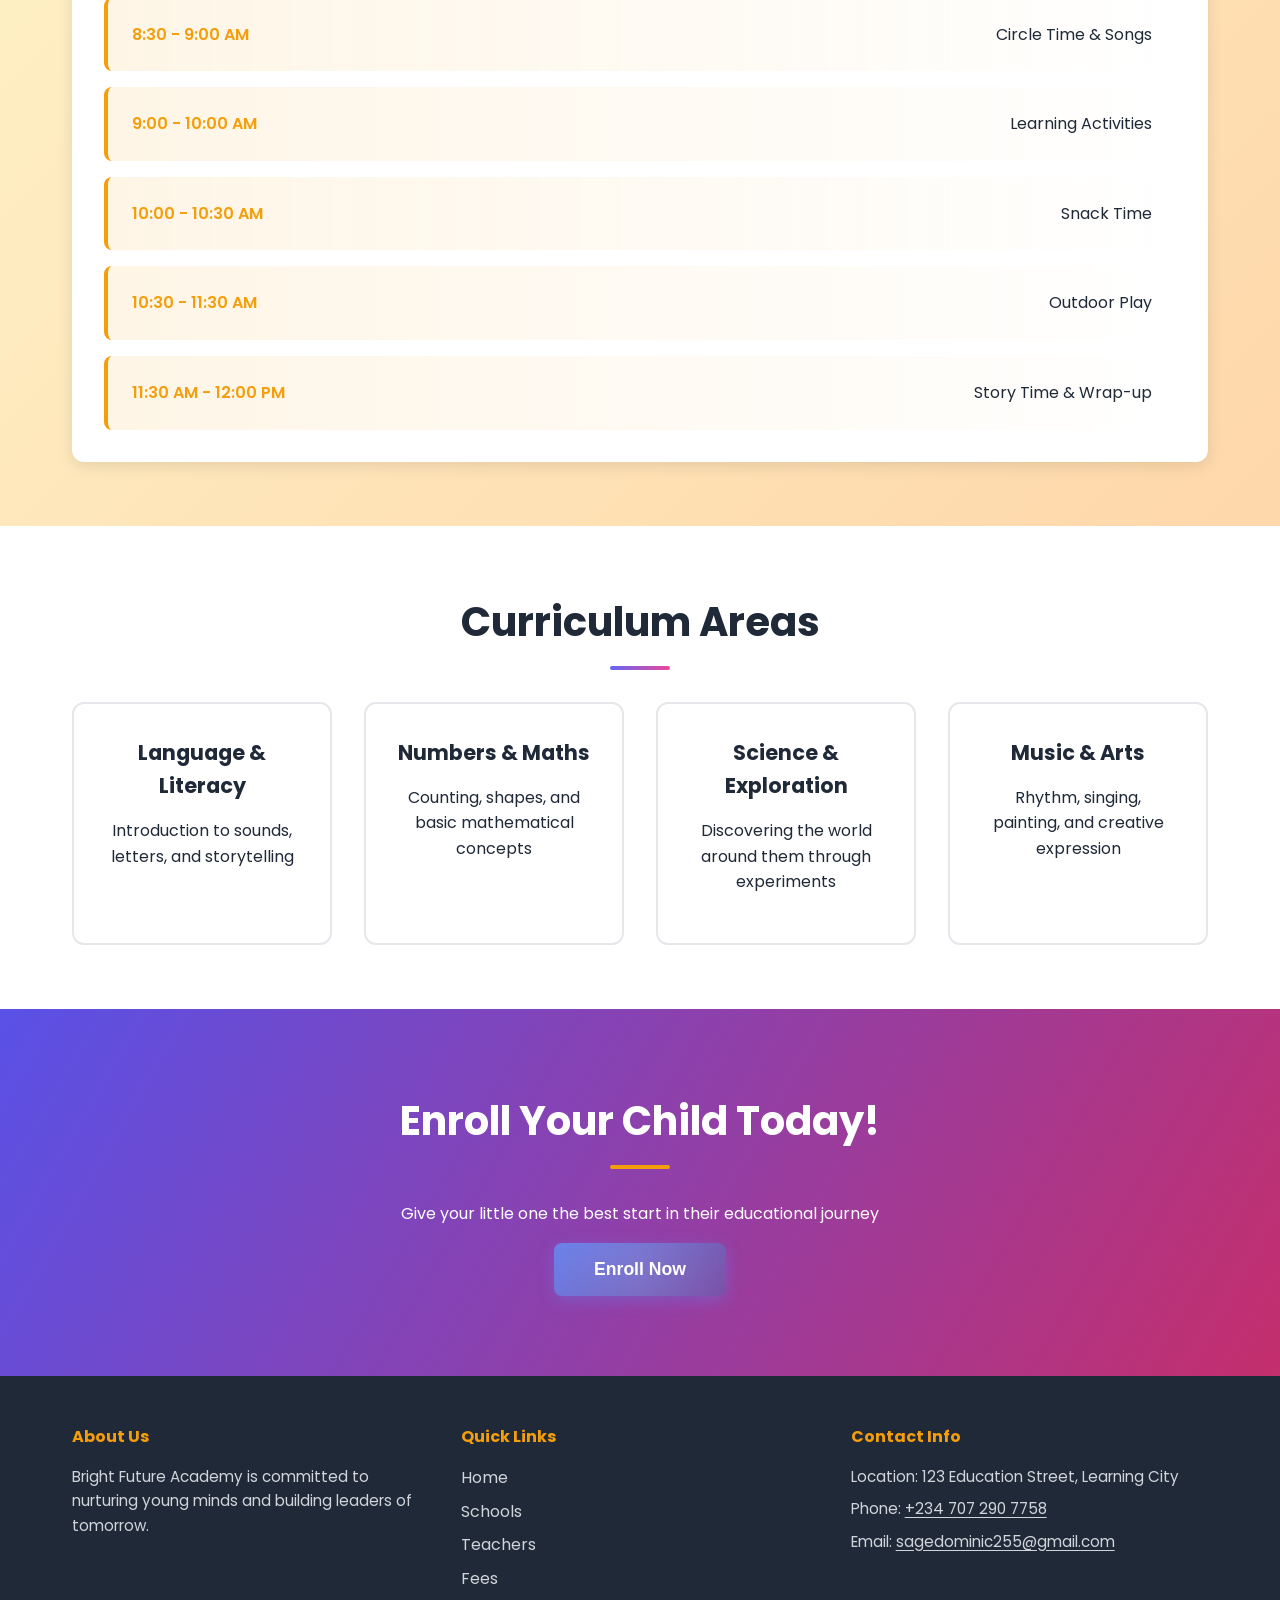
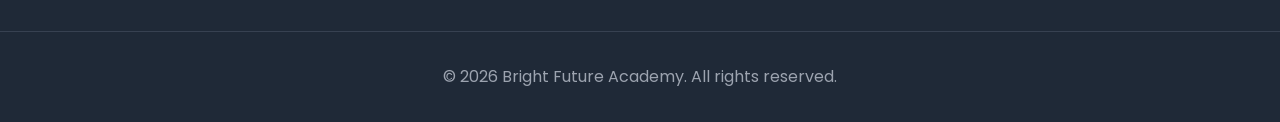
<file: school-website/pages/nursery.html>
<!DOCTYPE html>
<html lang="en">
<head>
    <meta charset="UTF-8">
    <meta name="viewport" content="width=device-width, initial-scale=1.0">
    <title>Nursery - Bright Future Academy</title>
    <link rel="preconnect" href="https://fonts.googleapis.com">
    <link href="https://fonts.googleapis.com/css2?family=Poppins:wght@300;400;500;600;700;800&display=swap" rel="stylesheet">
    <link rel="stylesheet" href="../css/style.css">
    <link rel="stylesheet" href="../css/buttons.css">
</head>
<body>
    <!-- Navigation Bar -->
    <nav class="navbar">
        <div class="nav-container">
            <div class="logo">Bright Future Academy</div>
            <ul class="nav-menu">
                <li><a href="../index.html">Home</a></li>
                <li><a href="nursery.html">Nursery</a></li>
                <li><a href="primary.html">Primary</a></li>
                <li><a href="secondary.html">Secondary</a></li>
                <li><a href="teachers.html">Our Teachers</a></li>
                <li><a href="fees.html">Fees</a></li>
                <li><a href="contact.html">Contact</a></li>
            </ul>
        </div>
    </nav>

    <!-- Hero Section -->
    <section class="hero hero-nursery">
        <div class="hero-content">
            <h1>Nursery Program</h1>
            <p>Building Foundations with Fun & Play (Ages 2-4)</p>
        </div>
    </section>

    <!-- Program Overview -->
    <section class="program-section">
        <div class="container">
            <h2>Our Nursery Program</h2>
            <p class="intro-text">Our nursery program focuses on creating a warm, safe, and nurturing environment where little ones explore, play, and learn through age-appropriate activities.</p>
            
            <div class="program-highlights">
                <div class="highlight-card">
                    <span class="highlight-icon">Art</span>
                    <h3>Creative Play</h3>
                    <p>Art, music, and creative expression to spark imagination</p>
                </div>
                <div class="highlight-card">
                    <span class="highlight-icon">Drama</span>
                    <h3>Social Skills</h3>
                    <p>Learning to share, collaborate, and build friendships</p>
                </div>
                <div class="highlight-card">
                    <span class="highlight-icon">Puzzle</span>
                    <h3>Cognitive Development</h3>
                    <p>Problem-solving through play and exploration</p>
                </div>
                <div class="highlight-card">
                    <span class="highlight-icon">Running</span>
                    <h3>Physical Activity</h3>
                    <p>Outdoor play, games, and movement activities</p>
                </div>
            </div>
        </div>
    </section>

    <!-- Daily Schedule -->
    <section class="schedule-section">
        <div class="container">
            <h2>Daily Schedule</h2>
            <div class="schedule-table">
                <div class="schedule-item">
                    <span class="time">8:00 - 8:30 AM</span>
                    <span class="activity">Arrival & Free Play</span>
                </div>
                <div class="schedule-item">
                    <span class="time">8:30 - 9:00 AM</span>
                    <span class="activity">Circle Time & Songs</span>
                </div>
                <div class="schedule-item">
                    <span class="time">9:00 - 10:00 AM</span>
                    <span class="activity">Learning Activities</span>
                </div>
                <div class="schedule-item">
                    <span class="time">10:00 - 10:30 AM</span>
                    <span class="activity">Snack Time</span>
                </div>
                <div class="schedule-item">
                    <span class="time">10:30 - 11:30 AM</span>
                    <span class="activity">Outdoor Play</span>
                </div>
                <div class="schedule-item">
                    <span class="time">11:30 AM - 12:00 PM</span>
                    <span class="activity">Story Time & Wrap-up</span>
                </div>
            </div>
        </div>
    </section>

    <!-- Curriculum Areas -->
    <section class="curriculum-section">
        <div class="container">
            <h2>Curriculum Areas</h2>
            <div class="curriculum-grid">
                <div class="curriculum-card">
                    <h3>Language & Literacy</h3>
                    <p>Introduction to sounds, letters, and storytelling</p>
                </div>
                <div class="curriculum-card">
                    <h3>Numbers & Maths</h3>
                    <p>Counting, shapes, and basic mathematical concepts</p>
                </div>
                <div class="curriculum-card">
                    <h3>Science & Exploration</h3>
                    <p>Discovering the world around them through experiments</p>
                </div>
                <div class="curriculum-card">
                    <h3>Music & Arts</h3>
                    <p>Rhythm, singing, painting, and creative expression</p>
                </div>
            </div>
        </div>
    </section>

    <!-- Enrollment CTA -->
    <section class="cta-section">
        <h2>Enroll Your Child Today!</h2>
        <p>Give your little one the best start in their educational journey</p>
        <button class="btn btn-large btn-primary">Enroll Now</button>
    </section>

    <!-- Footer -->
    <footer class="footer">
        <div class="footer-content">
            <div class="footer-section">
                <h4>About Us</h4>
                <p>Bright Future Academy is committed to nurturing young minds and building leaders of tomorrow.</p>
            </div>
            <div class="footer-section">
                <h4>Quick Links</h4>
                <ul>
                    <li><a href="../index.html">Home</a></li>
                    <li><a href="#">Schools</a></li>
                    <li><a href="teachers.html">Teachers</a></li>
                    <li><a href="fees.html">Fees</a></li>
                </ul>
            </div>
            <div class="footer-section">
                <h4>Contact Info</h4>
                <p>Location: 123 Education Street, Learning City</p>
                <p>Phone: <a href="tel:+2347072907758">+234 707 290 7758</a></p>
                <p>Email: <a href="mailto:sagedominic255@gmail.com">sagedominic255@gmail.com</a></p>
            </div>
        </div>
        <div class="footer-bottom">
            <p>&copy; 2026 Bright Future Academy. All rights reserved.</p>
        </div>
    </footer>
</body>
</html>
</file>
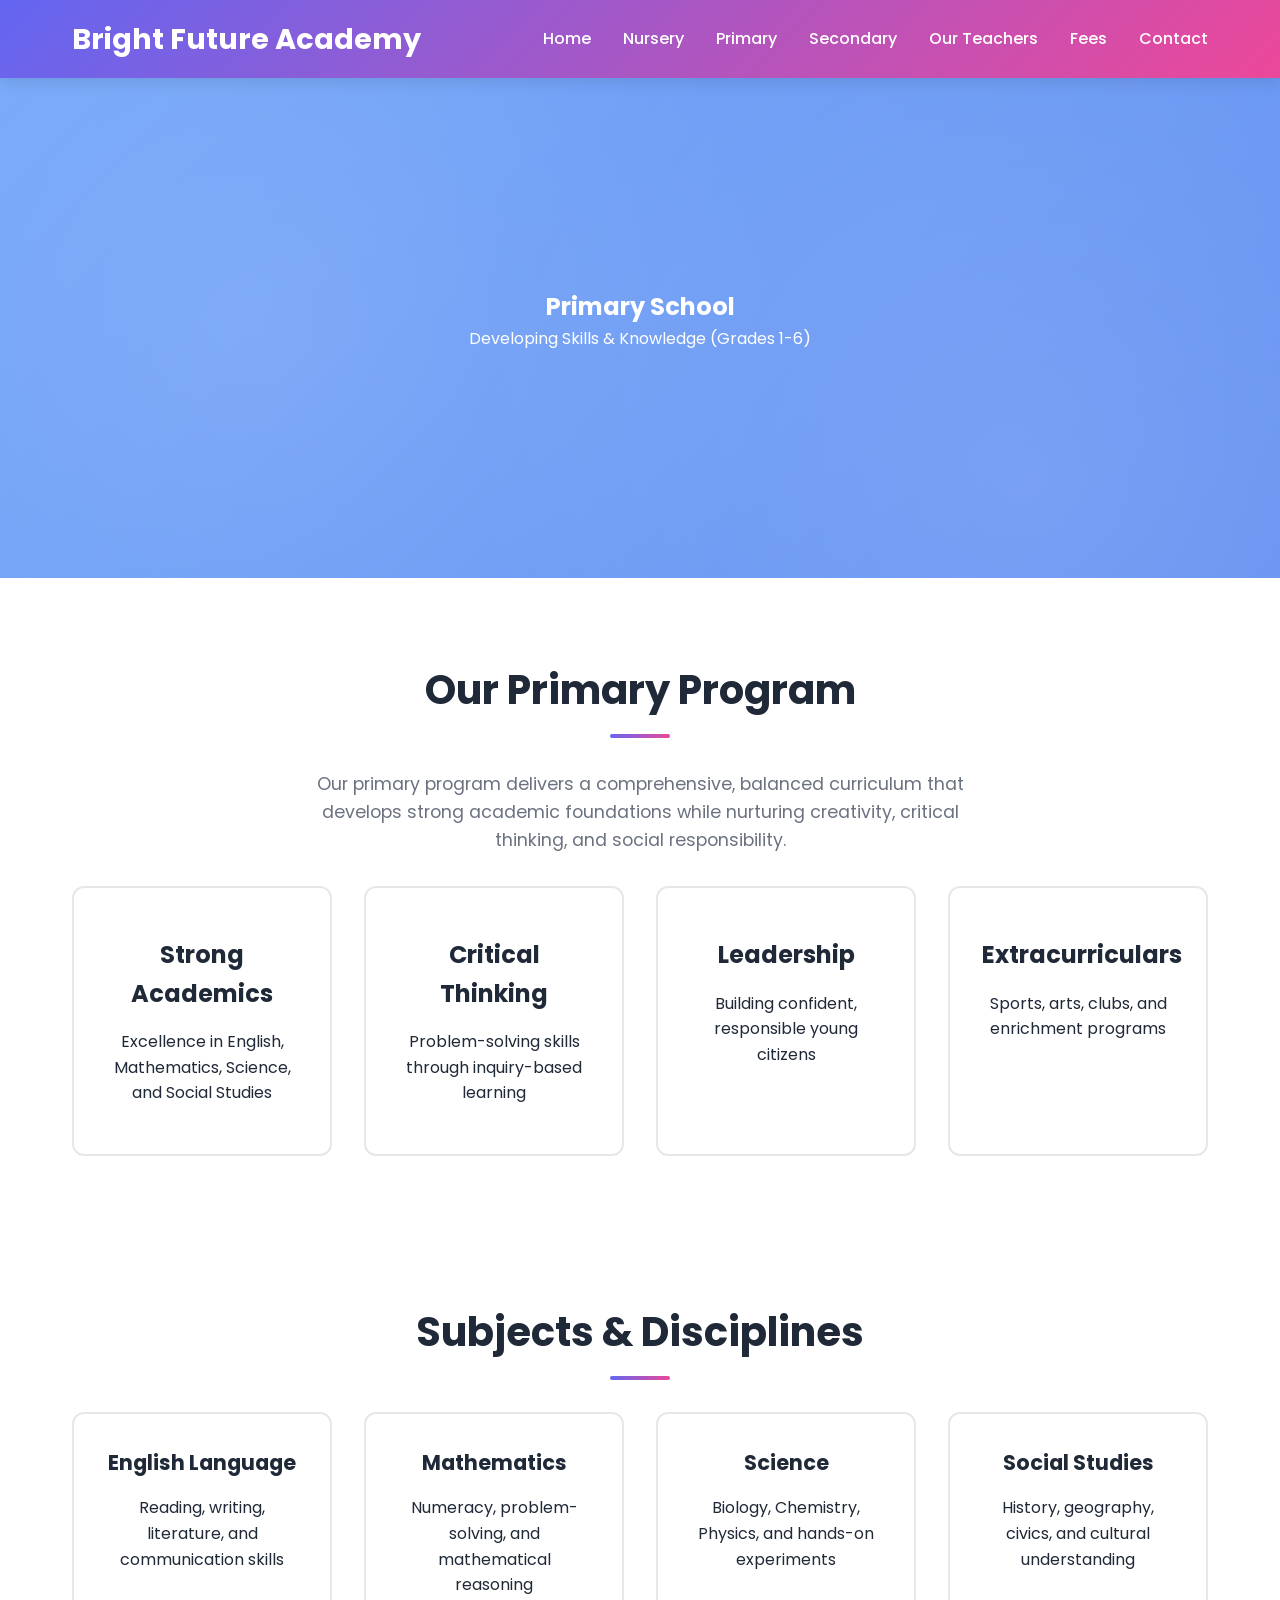
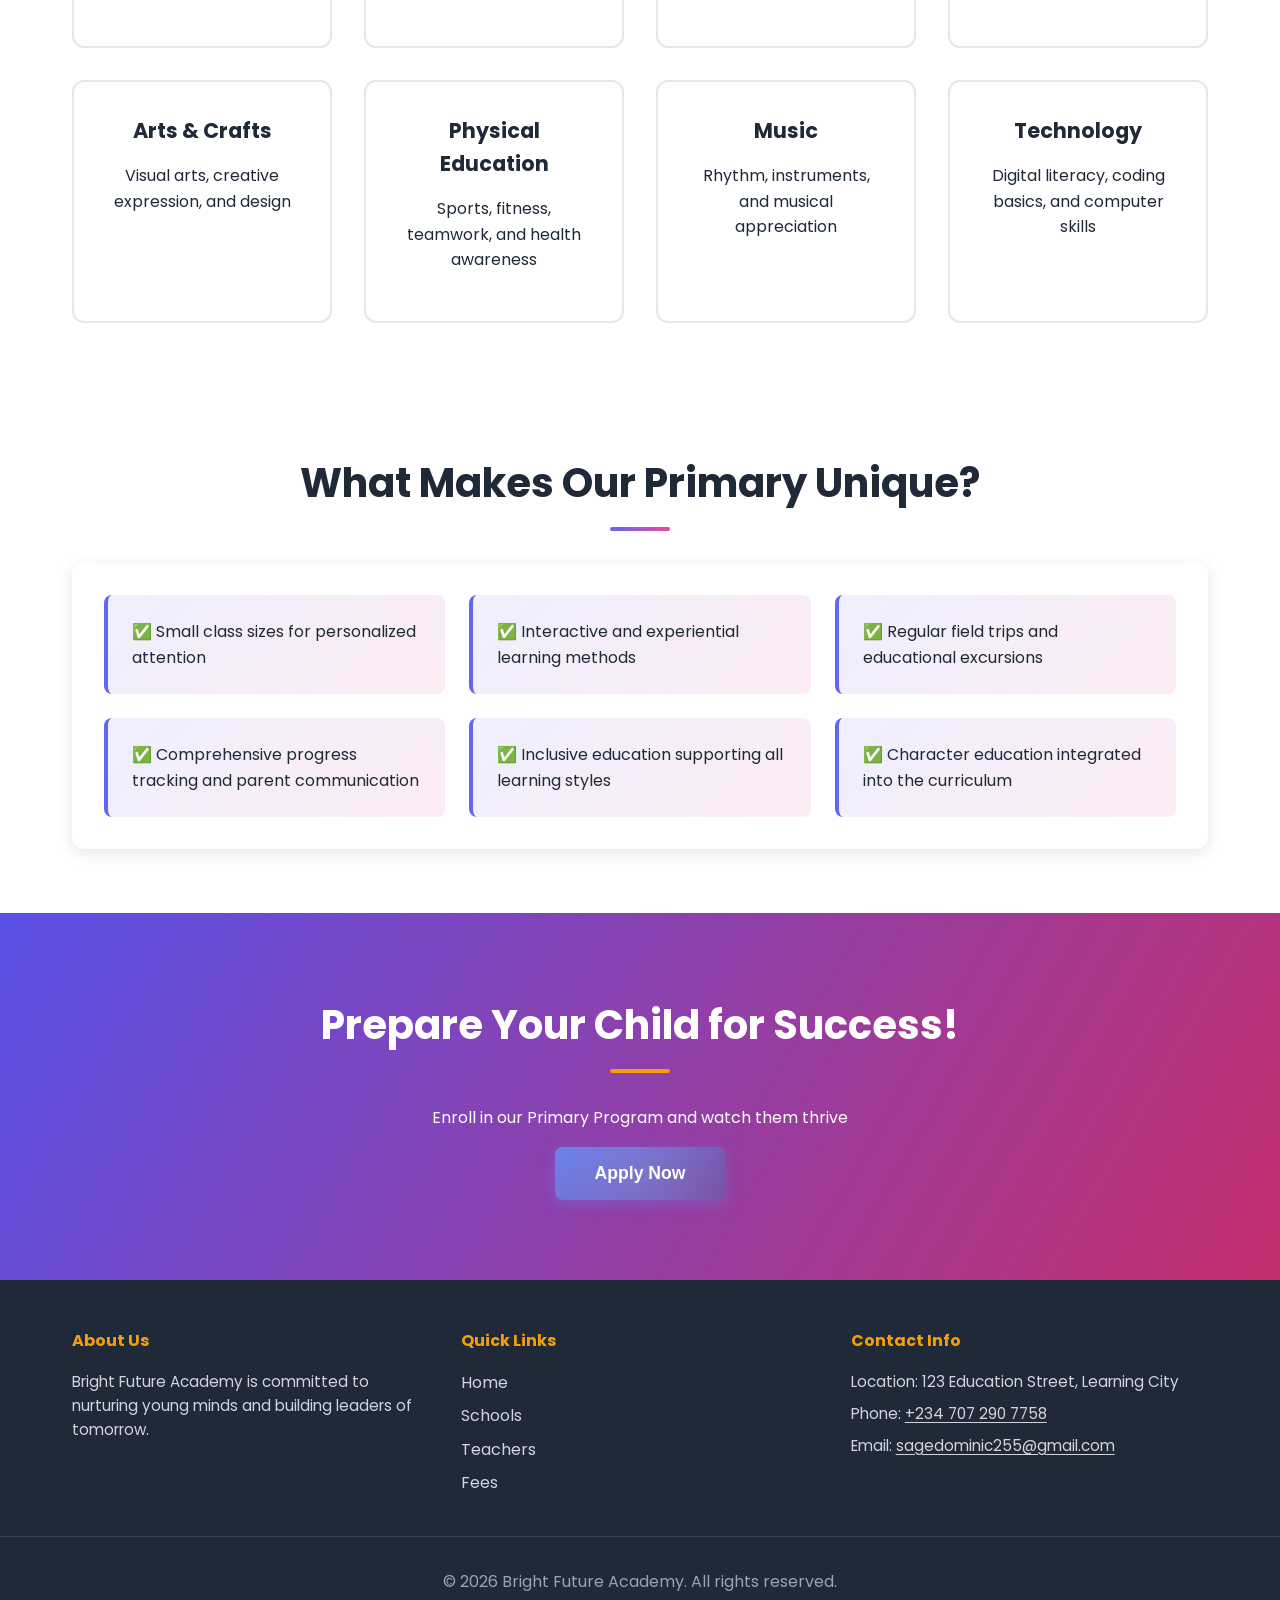
<file: school-website/pages/primary.html>
<!DOCTYPE html>
<html lang="en">
<head>
    <meta charset="UTF-8">
    <meta name="viewport" content="width=device-width, initial-scale=1.0">
    <title>Primary - Bright Future Academy</title>
    <link rel="preconnect" href="https://fonts.googleapis.com">
    <link href="https://fonts.googleapis.com/css2?family=Poppins:wght@300;400;500;600;700;800&display=swap" rel="stylesheet">
    <link rel="stylesheet" href="../css/style.css">
    <link rel="stylesheet" href="../css/buttons.css">
</head>
<body>
    <!-- Navigation Bar -->
    <nav class="navbar">
        <div class="nav-container">
            <div class="logo">Bright Future Academy</div>
            <ul class="nav-menu">
                <li><a href="../index.html">Home</a></li>
                <li><a href="nursery.html">Nursery</a></li>
                <li><a href="primary.html">Primary</a></li>
                <li><a href="secondary.html">Secondary</a></li>
                <li><a href="teachers.html">Our Teachers</a></li>
                <li><a href="fees.html">Fees</a></li>
                <li><a href="contact.html">Contact</a></li>
            </ul>
        </div>
    </nav>

    <!-- Hero Section -->
    <section class="hero hero-primary">
        <div class="hero-content">
            <h1>Primary School</h1>
            <p>Developing Skills & Knowledge (Grades 1-6)</p>
        </div>
    </section>

    <!-- Program Overview -->
    <section class="program-section">
        <div class="container">
            <h2>Our Primary Program</h2>
            <p class="intro-text">Our primary program delivers a comprehensive, balanced curriculum that develops strong academic foundations while nurturing creativity, critical thinking, and social responsibility.</p>
            
            <div class="program-highlights">
                <div class="highlight-card">
                    <span class="highlight-icon"></span>
                    <h3>Strong Academics</h3>
                    <p>Excellence in English, Mathematics, Science, and Social Studies</p>
                </div>
                <div class="highlight-card">
                    <span class="highlight-icon"></span>
                    <h3>Critical Thinking</h3>
                    <p>Problem-solving skills through inquiry-based learning</p>
                </div>
                <div class="highlight-card">
                    <span class="highlight-icon"></span>
                    <h3>Leadership</h3>
                    <p>Building confident, responsible young citizens</p>
                </div>
                <div class="highlight-card">
                    <span class="highlight-icon"></span>
                    <h3>Extracurriculars</h3>
                    <p>Sports, arts, clubs, and enrichment programs</p>
                </div>
            </div>
        </div>
    </section>

    <!-- Subjects Offered -->
    <section class="subjects-section">
        <div class="container">
            <h2>Subjects & Disciplines</h2>
            <div class="subjects-grid">
                <div class="subject-card">
                    <h3>English Language</h3>
                    <p>Reading, writing, literature, and communication skills</p>
                </div>
                <div class="subject-card">
                    <h3>Mathematics</h3>
                    <p>Numeracy, problem-solving, and mathematical reasoning</p>
                </div>
                <div class="subject-card">
                    <h3>Science</h3>
                    <p>Biology, Chemistry, Physics, and hands-on experiments</p>
                </div>
                <div class="subject-card">
                    <h3>Social Studies</h3>
                    <p>History, geography, civics, and cultural understanding</p>
                </div>
                <div class="subject-card">
                    <h3>Arts & Crafts</h3>
                    <p>Visual arts, creative expression, and design</p>
                </div>
                <div class="subject-card">
                    <h3>Physical Education</h3>
                    <p>Sports, fitness, teamwork, and health awareness</p>
                </div>
                <div class="subject-card">
                    <h3>Music</h3>
                    <p>Rhythm, instruments, and musical appreciation</p>
                </div>
                <div class="subject-card">
                    <h3>Technology</h3>
                    <p>Digital literacy, coding basics, and computer skills</p>
                </div>
            </div>
        </div>
    </section>

    <!-- Class Highlights -->
    <section class="highlights-section">
        <div class="container">
            <h2>What Makes Our Primary Unique?</h2>
            <ul class="highlights-list">
                <li>✅ Small class sizes for personalized attention</li>
                <li>✅ Interactive and experiential learning methods</li>
                <li>✅ Regular field trips and educational excursions</li>
                <li>✅ Comprehensive progress tracking and parent communication</li>
                <li>✅ Inclusive education supporting all learning styles</li>
                <li>✅ Character education integrated into the curriculum</li>
            </ul>
        </div>
    </section>

    <!-- Enrollment CTA -->
    <section class="cta-section">
        <h2>Prepare Your Child for Success!</h2>
        <p>Enroll in our Primary Program and watch them thrive</p>
        <button class="btn btn-large btn-primary">Apply Now</button>
    </section>

    <!-- Footer -->
    <footer class="footer">
        <div class="footer-content">
            <div class="footer-section">
                <h4>About Us</h4>
                <p>Bright Future Academy is committed to nurturing young minds and building leaders of tomorrow.</p>
            </div>
            <div class="footer-section">
                <h4>Quick Links</h4>
                <ul>
                    <li><a href="../index.html">Home</a></li>
                    <li><a href="#">Schools</a></li>
                    <li><a href="teachers.html">Teachers</a></li>
                    <li><a href="fees.html">Fees</a></li>
                </ul>
            </div>
            <div class="footer-section">
                <h4>Contact Info</h4>
                <p>Location: 123 Education Street, Learning City</p>
                <p>Phone: <a href="tel:+2347072907758">+234 707 290 7758</a></p>
                <p>Email: <a href="mailto:sagedominic255@gmail.com">sagedominic255@gmail.com</a></p>
            </div>
        </div>
        <div class="footer-bottom">
            <p>&copy; 2026 Bright Future Academy. All rights reserved.</p>
        </div>
    </footer>
</body>
</html>
</file>
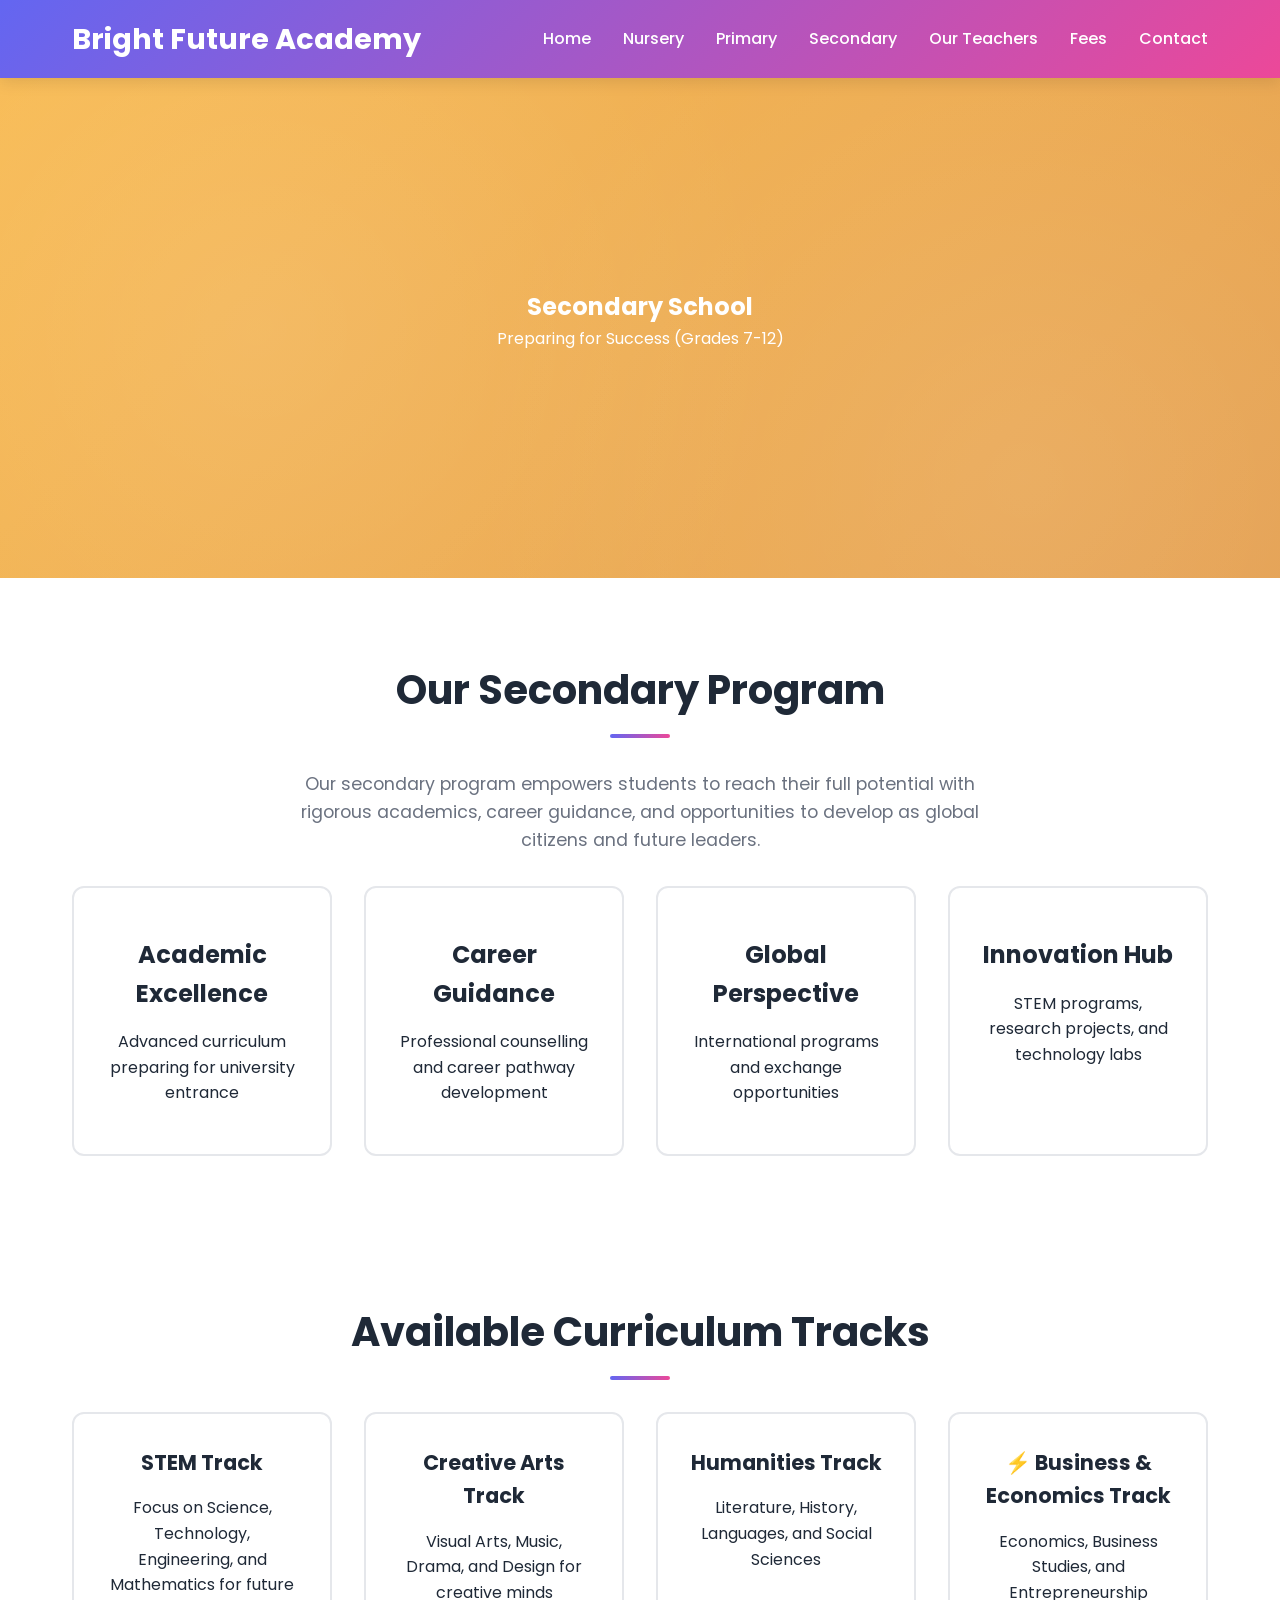
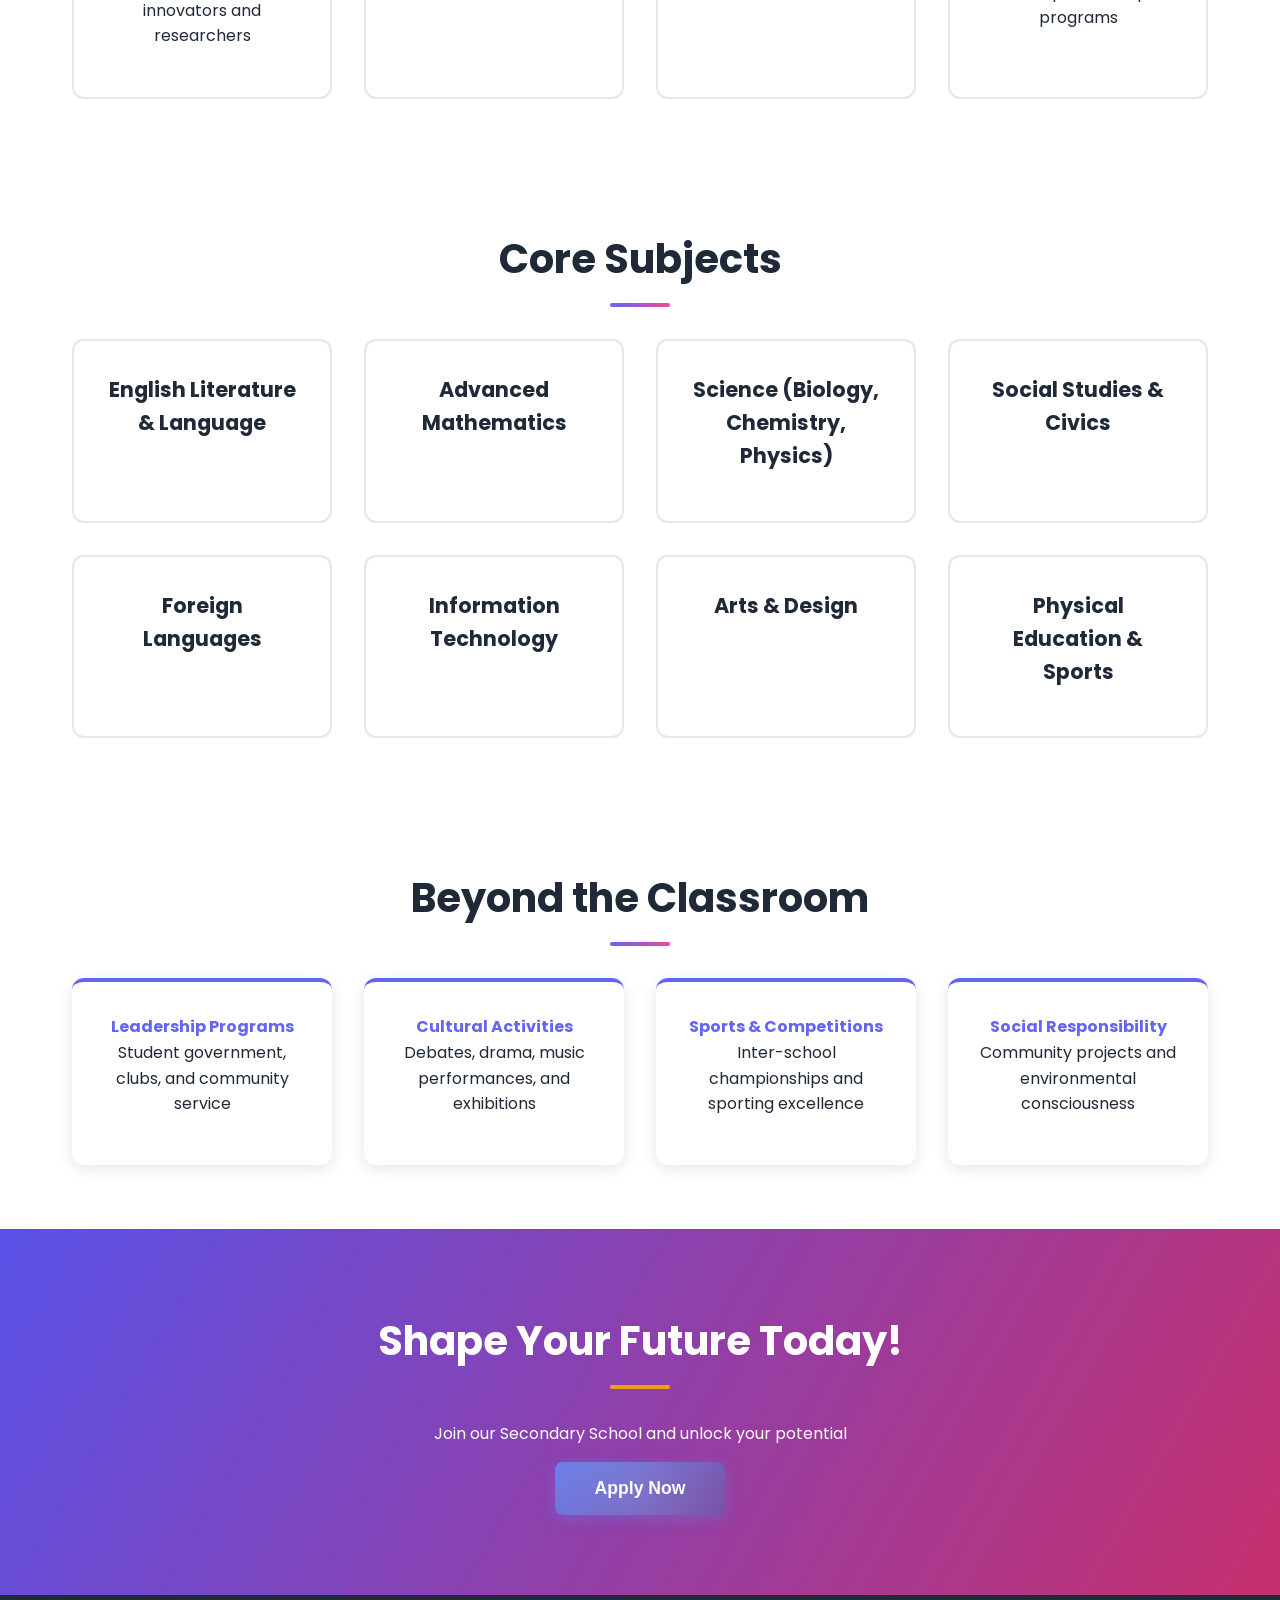
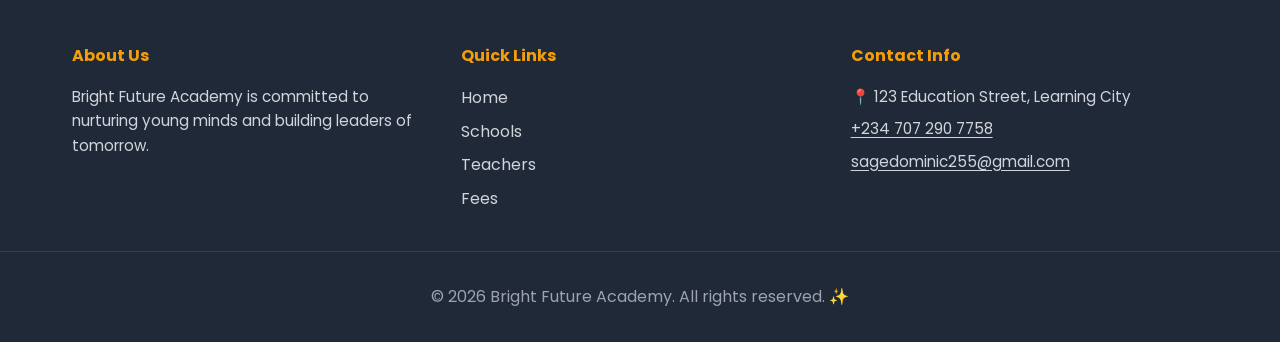
<file: school-website/pages/secondary.html>
<!DOCTYPE html>
<html lang="en">
<head>
    <meta charset="UTF-8">
    <meta name="viewport" content="width=device-width, initial-scale=1.0">
    <title>Secondary - Bright Future Academy</title>
    <link rel="preconnect" href="https://fonts.googleapis.com">
    <link href="https://fonts.googleapis.com/css2?family=Poppins:wght@300;400;500;600;700;800&display=swap" rel="stylesheet">
    <link rel="stylesheet" href="../css/style.css">
    <link rel="stylesheet" href="../css/buttons.css">
</head>
<body>
    <!-- Navigation Bar -->
    <nav class="navbar">
        <div class="nav-container">
            <div class="logo">Bright Future Academy</div>
            <ul class="nav-menu">
                <li><a href="../index.html">Home</a></li>
                <li><a href="nursery.html">Nursery</a></li>
                <li><a href="primary.html">Primary</a></li>
                <li><a href="secondary.html">Secondary</a></li>
                <li><a href="teachers.html">Our Teachers</a></li>
                <li><a href="fees.html">Fees</a></li>
                <li><a href="contact.html">Contact</a></li>
            </ul>
        </div>
    </nav>

    <!-- Hero Section -->
    <section class="hero hero-secondary">
        <div class="hero-content">
            <h1>Secondary School</h1>
            <p>Preparing for Success (Grades 7-12)</p>
        </div>
    </section>

    <!-- Program Overview -->
    <section class="program-section">
        <div class="container">
            <h2>Our Secondary Program</h2>
            <p class="intro-text">Our secondary program empowers students to reach their full potential with rigorous academics, career guidance, and opportunities to develop as global citizens and future leaders.</p>
            
            <div class="program-highlights">
                <div class="highlight-card">
                    <span class="highlight-icon"></span>
                    <h3>Academic Excellence</h3>
                    <p>Advanced curriculum preparing for university entrance</p>
                </div>
                <div class="highlight-card">
                    <span class="highlight-icon"></span>
                    <h3>Career Guidance</h3>
                    <p>Professional counselling and career pathway development</p>
                </div>
                <div class="highlight-card">
                    <span class="highlight-icon"></span>
                    <h3>Global Perspective</h3>
                    <p>International programs and exchange opportunities</p>
                </div>
                <div class="highlight-card">
                    <span class="highlight-icon"></span>
                    <h3>Innovation Hub</h3>
                    <p>STEM programs, research projects, and technology labs</p>
                </div>
            </div>
        </div>
    </section>

    <!-- Curriculum Tracks -->
    <section class="tracks-section">
        <div class="container">
            <h2>Available Curriculum Tracks</h2>
            <div class="tracks-grid">
                <div class="track-card">
                    <h3>STEM Track</h3>
                    <p>Focus on Science, Technology, Engineering, and Mathematics for future innovators and researchers</p>
                </div>
                <div class="track-card">
                    <h3>Creative Arts Track</h3>
                    <p>Visual Arts, Music, Drama, and Design for creative minds</p>
                </div>
                <div class="track-card">
                    <h3>Humanities Track</h3>
                    <p>Literature, History, Languages, and Social Sciences</p>
                </div>
                <div class="track-card">
                    <h3>⚡ Business & Economics Track</h3>
                    <p>Economics, Business Studies, and Entrepreneurship programs</p>
                </div>
            </div>
        </div>
    </section>

    <!-- Core Subjects -->
    <section class="subjects-section">
        <div class="container">
            <h2>Core Subjects</h2>
            <div class="subjects-grid">
                <div class="subject-card">
                    <h3>English Literature & Language</h3>
                </div>
                <div class="subject-card">
                    <h3>Advanced Mathematics</h3>
                </div>
                <div class="subject-card">
                    <h3>Science (Biology, Chemistry, Physics)</h3>
                </div>
                <div class="subject-card">
                    <h3>Social Studies & Civics</h3>
                </div>
                <div class="subject-card">
                    <h3>Foreign Languages</h3>
                </div>
                <div class="subject-card">
                    <h3>Information Technology</h3>
                </div>
                <div class="subject-card">
                    <h3>Arts & Design</h3>
                </div>
                <div class="subject-card">
                    <h3>Physical Education & Sports</h3>
                </div>
            </div>
        </div>
    </section>

    <!-- Student Development -->
    <section class="development-section">
        <div class="container">
            <h2>Beyond the Classroom</h2>
            <div class="development-grid">
                <div class="dev-card">
                    <h4>Leadership Programs</h4>
                    <p>Student government, clubs, and community service</p>
                </div>
                <div class="dev-card">
                    <h4>Cultural Activities</h4>
                    <p>Debates, drama, music performances, and exhibitions</p>
                </div>
                <div class="dev-card">
                    <h4>Sports & Competitions</h4>
                    <p>Inter-school championships and sporting excellence</p>
                </div>
                <div class="dev-card">
                    <h4>Social Responsibility</h4>
                    <p>Community projects and environmental consciousness</p>
                </div>
            </div>
        </div>
    </section>

    <!-- Enrollment CTA -->
    <section class="cta-section">
        <h2>Shape Your Future Today!</h2>
        <p>Join our Secondary School and unlock your potential</p>
        <button class="btn btn-large btn-primary">Apply Now</button>
    </section>

    <!-- Footer -->
    <footer class="footer">
        <div class="footer-content">
            <div class="footer-section">
                <h4>About Us</h4>
                <p>Bright Future Academy is committed to nurturing young minds and building leaders of tomorrow.</p>
            </div>
            <div class="footer-section">
                <h4>Quick Links</h4>
                <ul>
                    <li><a href="../index.html">Home</a></li>
                    <li><a href="#">Schools</a></li>
                    <li><a href="teachers.html">Teachers</a></li>
                    <li><a href="fees.html">Fees</a></li>
                </ul>
            </div>
            <div class="footer-section">
                <h4>Contact Info</h4>
                <p>📍 123 Education Street, Learning City</p>
                <p><a href="tel:+2347072907758">+234 707 290 7758</a></p>
                <p><a href="mailto:sagedominic255@gmail.com">sagedominic255@gmail.com</a></p>
            </div>
        </div>
        <div class="footer-bottom">
            <p>&copy; 2026 Bright Future Academy. All rights reserved. ✨</p>
        </div>
    </footer>
</body>
</html>
</file>
<file: style.css>
/* ================================
   BRIGHT FUTURE ACADEMY - MAIN STYLES
   ================================ */

* {
    margin: 0;
    padding: 0;
    box-sizing: border-box;
}

:root {
    --primary-color: #6366f1;
    --secondary-color: #ec4899;
    --accent-color: #f59e0b;
    --dark-color: #1f2937;
    --light-color: #f9fafb;
    --border-color: #e5e7eb;
    --shadow: 0 4px 15px rgba(0, 0, 0, 0.1);
    --shadow-lg: 0 10px 30px rgba(0, 0, 0, 0.15);
    --transition: all 0.3s ease;
}

body {
    font-family: 'Poppins', 'Segoe UI', Tahoma, Geneva, Verdana, sans-serif;
    line-height: 1.6;
    color: var(--dark-color);
    background-color: #ffffff;
}

img {
    max-width: 100%;
    display: block;
}

/* ================================
   NAVIGATION BAR
   ================================ */
.navbar {
    background: linear-gradient(135deg, var(--primary-color), var(--secondary-color));
    padding: 1rem 0;
    position: sticky;
    top: 0;
    z-index: 1000;
    box-shadow: var(--shadow);
}

.nav-container {
    max-width: 1200px;
    margin: 0 auto;
    display: flex;
    justify-content: space-between;
    align-items: center;
    padding: 0 2rem;
}

.logo {
    font-size: 1.8rem;
    font-weight: bold;
    color: white;
    display: flex;
    align-items: center;
    gap: 0.5rem;
}

.nav-menu {
    display: flex;
    list-style: none;
    gap: 2rem;
    flex-wrap: wrap;
}

.nav-menu a {
    color: white;
    text-decoration: none;
    font-weight: 500;
    transition: var(--transition);
    position: relative;
    padding: 0.5rem 0;
}

.nav-menu a:hover {
    color: var(--accent-color);
}

.nav-menu a::after {
    content: '';
    position: absolute;
    width: 0;
    height: 2px;
    bottom: 0;
    left: 0;
    background-color: var(--accent-color);
    transition: width 0.3s ease;
}

.nav-menu a:hover::after {
    width: 100%;
}

/* ================================
   HERO SECTION
   ================================ */
.hero {
    position: relative;
    min-height: 500px;
    display: flex;
    align-items: center;
    justify-content: center;
    overflow: hidden;
    background: linear-gradient(135deg, 
        #667eea 0%, 
        #764ba2 50%, 
        #f093fb 100%);
    color: white;
    padding: 4rem 2rem;
}

.hero::before {
    content: '';
    position: absolute;
    top: 0;
    left: 0;
    right: 0;
    bottom: 0;
    background: radial-gradient(circle at 20% 50%, rgba(255,255,255,0.1) 0%, transparent 50%),
                radial-gradient(circle at 80% 80%, rgba(255,255,255,0.1) 0%, transparent 50%);
    animation: gradientShift 10s ease infinite;
}

@keyframes gradientShift {
    0%, 100% {
        opacity: 1;
    }
    50% {
        opacity: 0.7;
    }
}

/* Page-specific hero backgrounds */
.hero-nursery {
    background: linear-gradient(135deg, rgba(16, 185, 129, 0.7), rgba(5, 150, 105, 0.7)),
                url('https://images.unsplash.com/photo-1503454537195-1dcabb73ffb9?ixlib=rb-4.0.3&auto=format&fit=crop&w=2072&q=80') center/cover no-repeat;
    background-blend-mode: overlay;
}

.hero-primary {
    background: linear-gradient(135deg, rgba(59, 130, 246, 0.7), rgba(37, 99, 235, 0.7)),
                url('https://images.unsplash.com/photo-1503676260728-1c00da094a0b?ixlib=rb-4.0.3&auto=format&fit=crop&w=2022&q=80') center/cover no-repeat;
    background-blend-mode: overlay;
}

.hero-secondary {
    background: linear-gradient(135deg, rgba(245, 158, 11, 0.7), rgba(217, 119, 6, 0.7)),
                url('https://images.unsplash.com/photo-1509062522246-3755977927d7?ixlib=rb-4.0.3&auto=format&fit=crop&w=2022&q=80') center/cover no-repeat;
    background-blend-mode: overlay;
}

.hero-teachers {
    background: linear-gradient(135deg, rgba(139, 92, 246, 0.7), rgba(124, 58, 237, 0.7)),
                url('https://images.unsplash.com/photo-1522202176988-66273c2fd55f?ixlib=rb-4.0.3&auto=format&fit=crop&w=2071&q=80') center/cover no-repeat;
    background-blend-mode: overlay;
}

.hero-fees {
    background: linear-gradient(135deg, rgba(236, 72, 153, 0.7), rgba(219, 39, 119, 0.7)),
                url('https://images.unsplash.com/photo-1554224155-8d04cb21cd6c?ixlib=rb-4.0.3&auto=format&fit=crop&w=2011&q=80') center/cover no-repeat;
    background-blend-mode: overlay;
}

.hero-contact {
    background: linear-gradient(135deg, rgba(6, 182, 212, 0.7), rgba(8, 145, 178, 0.7));
}

.hero-content {
    position: relative;
    z-index: 2;
    text-align: center;
    max-width: 800px;
}

.animated-title {
    font-size: clamp(2rem, 8vw, 4rem);
    font-weight: 800;
    margin-bottom: 1rem;
    animation: slideInDown 0.8s ease;
    text-shadow: 2px 2px 4px rgba(0, 0, 0, 0.2);
}

@keyframes slideInDown {
    from {
        opacity: 0;
        transform: translateY(-30px);
    }
    to {
        opacity: 1;
        transform: translateY(0);
    }
}

.tagline {
    font-size: 1.5rem;
    margin-bottom: 2rem;
    animation: fadeInUp 0.8s ease 0.2s both;
}

@keyframes fadeInUp {
    from {
        opacity: 0;
        transform: translateY(20px);
    }
    to {
        opacity: 1;
        transform: translateY(0);
    }
}

.hero-buttons {
    display: flex;
    gap: 1rem;
    justify-content: center;
    flex-wrap: wrap;
    animation: fadeInUp 0.8s ease 0.4s both;
}

.hero-animation {
    position: absolute;
    width: 100%;
    height: 100%;
    top: 0;
    left: 0;
    overflow: hidden;
    z-index: 1;
}

.floating-shape {
    position: absolute;
    font-size: 3rem;
    animation: float 6s ease-in-out infinite;
    opacity: 0.8;
}

.shape-1 { top: 10%; left: 10%; animation-delay: 0s; }
.shape-2 { top: 60%; right: 10%; animation-delay: 1s; }
.shape-3 { top: 20%; right: 15%; animation-delay: 2s; }
.shape-4 { bottom: 20%; left: 10%; animation-delay: 1.5s; }
.shape-5 { bottom: 10%; right: 20%; animation-delay: 2.5s; }

@keyframes float {
    0%, 100% {
        transform: translateY(0px) rotate(0deg);
    }
    50% {
        transform: translateY(-30px) rotate(10deg);
    }
}

/* ================================
   CONTAINER & LAYOUT
   ================================ */
.container {
    max-width: 1200px;
    margin: 0 auto;
    padding: 0 2rem;
}

section {
    padding: 4rem 0;
}

h2 {
    font-size: 2.5rem;
    margin-bottom: 2rem;
    color: var(--dark-color);
    text-align: center;
    position: relative;
    padding-bottom: 1rem;
}

h2::after {
    content: '';
    position: absolute;
    bottom: 0;
    left: 50%;
    transform: translateX(-50%);
    width: 60px;
    height: 4px;
    background: linear-gradient(90deg, var(--primary-color), var(--secondary-color));
    border-radius: 2px;
}

h3 {
    font-size: 1.5rem;
    margin-bottom: 1rem;
    color: var(--dark-color);
}

p {
    margin-bottom: 1rem;
}

.intro-text {
    text-align: center;
    font-size: 1.1rem;
    color: #6b7280;
    max-width: 700px;
    margin: 0 auto 2rem;
}

/* ================================
   SCHOOL LEVELS SECTION
   ================================ */
.school-levels {
    background: linear-gradient(135deg, #f5f7fa 0%, #ecf0f1 100%);
    padding: 5rem 0;
}

.levels-container {
    display: grid;
    grid-template-columns: repeat(auto-fit, minmax(280px, 1fr));
    gap: 2rem;
    margin-top: 3rem;
}

.level-card {
    background: white;
    border-radius: 15px;
    padding: 2rem;
    text-align: center;
    box-shadow: var(--shadow);
    transition: var(--transition);
    transform: translateY(0);
    border-top: 5px solid var(--primary-color);
}

.level-card:hover {
    transform: translateY(-10px);
    box-shadow: var(--shadow-lg);
}

.level-card.nursery-card {
    border-top-color: #10b981;
}

.level-card.primary-card {
    border-top-color: #3b82f6;
}

.level-card.secondary-card {
    border-top-color: #f59e0b;
}

.card-icon {
    font-size: 3rem;
    margin-bottom: 1rem;
    display: inline-block;
    animation: bounce 2s ease-in-out infinite;
}

@keyframes bounce {
    0%, 100% {
        transform: translateY(0);
    }
    50% {
        transform: translateY(-15px);
    }
}

/* ================================
   WHY CHOOSE US SECTION
   ================================ */
.why-choose-us {
    background: white;
    padding: 5rem 0;
}

.features-grid {
    display: grid;
    grid-template-columns: repeat(auto-fit, minmax(300px, 1fr));
    gap: 2rem;
    margin-top: 3rem;
}

.feature-box {
    background: linear-gradient(135deg, #667eea 0%, #764ba2 100%);
    color: white;
    padding: 2rem;
    border-radius: 12px;
    text-align: center;
    transition: var(--transition);
    box-shadow: var(--shadow);
}

.feature-box:hover {
    transform: scale(1.05);
}

.feature-icon {
    font-size: 2.5rem;
    display: block;
    margin-bottom: 1rem;
}

.feature-box h3 {
    color: white;
    margin-bottom: 0.5rem;
}

.feature-box p {
    margin: 0;
    color: rgba(255, 255, 255, 0.9);
}

/* ================================
   PROGRAM SECTION
   ================================ */
.program-section {
    background: white;
    padding: 5rem 0;
}

.program-highlights {
    display: grid;
    grid-template-columns: repeat(auto-fit, minmax(250px, 1fr));
    gap: 2rem;
    margin-top: 2rem;
}

.highlight-card {
    background: white;
    border: 2px solid var(--border-color);
    border-radius: 12px;
    padding: 2rem;
    text-align: center;
    transition: var(--transition);
}

.highlight-card:hover {
    border-color: var(--primary-color);
    box-shadow: var(--shadow);
    transform: translateY(-5px);
}

.highlight-icon {
    font-size: 2.5rem;
    display: block;
    margin-bottom: 1rem;
}

/* ================================
   SCHEDULE SECTION
   ================================ */
.schedule-section {
    background: linear-gradient(135deg, #fef3c7 0%, #fed7aa 100%);
    padding: 4rem 0;
}

.schedule-table {
    display: flex;
    flex-direction: column;
    gap: 1rem;
    background: white;
    border-radius: 12px;
    padding: 2rem;
    box-shadow: var(--shadow);
}

.schedule-item {
    display: flex;
    justify-content: space-between;
    padding: 1.5rem;
    border-left: 4px solid var(--accent-color);
    background: linear-gradient(90deg, rgba(245, 158, 11, 0.1) 0%, transparent 100%);
    border-radius: 8px;
}

.schedule-item .time {
    font-weight: 600;
    color: var(--accent-color);
    min-width: 150px;
}

.schedule-item .activity {
    color: var(--dark-color);
}

/* ================================
   SUBJECTS & CURRICULUM
   ================================ */
.subjects-grid,
.curriculum-grid,
.tracks-grid {
    display: grid;
    grid-template-columns: repeat(auto-fit, minmax(250px, 1fr));
    gap: 2rem;
    margin-top: 2rem;
}

.subject-card,
.curriculum-card,
.track-card {
    background: white;
    border-radius: 12px;
    padding: 2rem;
    border: 2px solid var(--border-color);
    transition: var(--transition);
    text-align: center;
}

.subject-card:hover,
.curriculum-card:hover,
.track-card:hover {
    border-color: var(--secondary-color);
    box-shadow: var(--shadow-lg);
    transform: translateY(-8px);
}

.subject-card h3,
.curriculum-card h3,
.track-card h3 {
    font-size: 1.3rem;
    margin-top: 0;
}

/* ================================
   TEACHERS SECTION
   ================================ */
.teachers-section {
    background: white;
    padding: 4rem 0;
}

.teachers-grid {
    display: grid;
    grid-template-columns: repeat(auto-fit, minmax(280px, 1fr));
    gap: 2rem;
    margin-top: 2rem;
}

.teacher-card {
    background: linear-gradient(135deg, white 0%, #f9fafb 100%);
    border-radius: 15px;
    padding: 0 0 2rem;
    text-align: center;
    box-shadow: var(--shadow);
    transition: var(--transition);
    border: 1px solid var(--border-color);
    overflow: hidden;
}

.teacher-card:hover {
    box-shadow: var(--shadow-lg);
    transform: translateY(-10px);
}

.teacher-photo {
    width: 100%;
    height: 220px;
    overflow: hidden;
    background: #e5e7eb;
}

.teacher-photo img {
    width: 100%;
    height: 100%;
    object-fit: cover;
    object-position: center 30%;
    transition: transform 0.5s ease;
}

.teacher-card:hover .teacher-photo img {
    transform: scale(1.08);
}

.teacher-card h3,
.teacher-card .specialization,
.teacher-card .bio {
    padding: 0 1.6rem;
}

.teacher-card h3 {
    color: var(--primary-color);
    margin: 1.4rem 0 0.4rem;
}

.teacher-card .specialization {
    color: var(--secondary-color);
    font-weight: 600;
    font-size: 0.95rem;
    margin-bottom: 1rem;
}

.teacher-card .bio {
    color: #6b7280;
    font-size: 0.95rem;
    margin: 0;
}

/* ================================
   TEACHER QUALITIES
   ================================ */
.qualities-section {
    background: linear-gradient(135deg, #dbeafe 0%, #f0e7fe 100%);
    padding: 4rem 0;
}

.qualities-list {
    display: grid;
    grid-template-columns: repeat(auto-fit, minmax(300px, 1fr));
    gap: 1.5rem;
    margin-top: 2rem;
}

.quality {
    display: flex;
    align-items: flex-start;
    gap: 1.5rem;
    background: white;
    padding: 1.5rem;
    border-radius: 10px;
    box-shadow: var(--shadow);
}

.checkmark {
    font-size: 1.5rem;
    color: #10b981;
    min-width: 30px;
}

.quality p {
    margin: 0;
    line-height: 1.6;
}

/* ================================
   FEES & PAYMENTS
   ================================ */
.fee-structure {
    background: white;
    padding: 4rem 0;
}

.fee-category {
    margin-bottom: 3rem;
}

.fee-category h3 {
    color: var(--primary-color);
    margin-bottom: 1.5rem;
}

.fee-table {
    background: white;
    border-radius: 12px;
    overflow: hidden;
    box-shadow: var(--shadow);
}

.fee-row {
    display: flex;
    justify-content: space-between;
    padding: 1rem 1.5rem;
    border-bottom: 1px solid var(--border-color);
}

.fee-row.header {
    background: linear-gradient(135deg, var(--primary-color), var(--secondary-color));
    color: white;
    font-weight: 600;
}

.fee-row.total {
    background: linear-gradient(135deg, #dbeafe, #f0e7fe);
    font-weight: 600;
    border-bottom: none;
}

.price {
    font-weight: 600;
    color: var(--secondary-color);
}

.payment-plans {
    background: linear-gradient(135deg, #fef3c7 0%, #fed7aa 100%);
    padding: 4rem 0;
}

.plans-grid {
    display: grid;
    grid-template-columns: repeat(auto-fit, minmax(280px, 1fr));
    gap: 2rem;
    margin-top: 2rem;
}

.plan-card {
    background: white;
    border-radius: 15px;
    padding: 2rem;
    text-align: center;
    box-shadow: var(--shadow);
    transition: var(--transition);
    border: 3px solid transparent;
}

.plan-card:hover {
    box-shadow: var(--shadow-lg);
}

.plan-card.featured {
    background: linear-gradient(135deg, var(--primary-color), var(--secondary-color));
    color: white;
    border: 3px solid var(--accent-color);
    transform: scale(1.05);
}

.plan-card.featured h3,
.plan-card.featured .discount {
    color: white;
}

.discount {
    color: var(--secondary-color);
    font-weight: 600;
    font-size: 0.9rem;
    margin-bottom: 0.5rem;
}

.payment-methods {
    background: white;
    padding: 4rem 0;
}

.methods-grid {
    display: grid;
    grid-template-columns: repeat(auto-fit, minmax(250px, 1fr));
    gap: 2rem;
    margin-top: 2rem;
}

.method-card {
    background: white;
    border: 2px solid var(--border-color);
    border-radius: 12px;
    padding: 2rem;
    text-align: center;
    transition: var(--transition);
}

.method-card:hover {
    border-color: var(--primary-color);
    box-shadow: var(--shadow);
}

.method-icon {
    font-size: 2.5rem;
    margin-bottom: 1rem;
}

.method-card .note {
    color: #9ca3af;
    font-size: 0.9rem;
    margin-bottom: 0;
}

.scholarships-grid {
    display: grid;
    grid-template-columns: repeat(auto-fit, minmax(280px, 1fr));
    gap: 2rem;
    margin-top: 2rem;
}

.scholarship-card {
    background: linear-gradient(135deg, #667eea 0%, #764ba2 100%);
    color: white;
    border-radius: 12px;
    padding: 2rem;
    text-align: center;
    transition: var(--transition);
    box-shadow: var(--shadow);
}

.scholarship-card:hover {
    transform: translateY(-8px);
    box-shadow: var(--shadow-lg);
}

.scholarship-card h3 {
    color: white;
    margin-top: 0;
}

.scholarship-card p {
    margin: 0;
}

/* ================================
   PAYMENT PORTAL & INFO
   ================================ */
.payment-portal {
    background: linear-gradient(135deg, #667eea 0%, #764ba2 100%);
    color: white;
    padding: 4rem 0;
    text-align: center;
}

.payment-portal p {
    font-size: 1.1rem;
    margin-bottom: 2rem;
}

.portal-features {
    list-style: none;
    display: grid;
    grid-template-columns: repeat(auto-fit, minmax(250px, 1fr));
    gap: 1.5rem;
    margin: 2rem 0;
    text-align: left;
}

.portal-features li {
    background: rgba(255, 255, 255, 0.1);
    padding: 1rem;
    border-radius: 8px;
    border-left: 3px solid var(--accent-color);
}

.important-info {
    background: white;
    padding: 4rem 0;
}

.info-boxes {
    display: grid;
    grid-template-columns: repeat(auto-fit, minmax(280px, 1fr));
    gap: 2rem;
    margin-top: 2rem;
}

.info-box {
    background: linear-gradient(135deg, #fef3c7, #fed7aa);
    border-radius: 12px;
    padding: 2rem;
    border-left: 4px solid var(--accent-color);
}

.info-box h3 {
    color: var(--dark-color);
    margin-bottom: 1rem;
}

.info-box p {
    margin: 0;
}

/* ================================
   CONTACT SECTION
   ================================ */
.contact-info-grid {
    display: grid;
    grid-template-columns: repeat(auto-fit, minmax(280px, 1fr));
    gap: 2rem;
    margin-top: 2rem;
}

.contact-info-card {
    background: linear-gradient(135deg, #667eea 0%, #764ba2 100%);
    color: white;
    border-radius: 12px;
    padding: 2rem;
    text-align: center;
    transition: var(--transition);
}

.contact-info-card:hover {
    transform: translateY(-10px);
    box-shadow: var(--shadow-lg);
}

.info-icon {
    font-size: 2.5rem;
    margin-bottom: 1rem;
}

.info-icon svg {
    width: 42px;
    height: 42px;
    margin: 0 auto;
}

.contact-info-card a {
    color: white;
    text-decoration: underline;
    text-underline-offset: 3px;
}

.contact-info-card a:hover {
    color: var(--accent-color);
}

.footer-section a {
    color: #d1d5db;
    text-decoration: underline;
    text-underline-offset: 3px;
}

.footer-section a:hover {
    color: var(--accent-color);
}

.info-box a {
    color: var(--primary-color);
    font-weight: 600;
    text-decoration: underline;
    text-underline-offset: 3px;
}

.contact-info-card h3 {
    color: white;
    margin-bottom: 1rem;
}

.contact-info-card p {
    margin: 0.5rem 0;
    font-size: 0.95rem;
}

/* ================================
   CONTACT FORM
   ================================ */
.contact-form-section {
    background: linear-gradient(135deg, #f5f7fa 0%, #ecf0f1 100%);
    padding: 4rem 0;
}

.contact-form {
    background: white;
    border-radius: 15px;
    padding: 3rem;
    box-shadow: var(--shadow);
    max-width: 700px;
    margin: 0 auto;
}

.form-group {
    margin-bottom: 1.5rem;
}

.form-group label {
    display: block;
    font-weight: 600;
    color: var(--dark-color);
    margin-bottom: 0.5rem;
}

.form-group input,
.form-group textarea,
.form-group select {
    width: 100%;
    padding: 0.75rem;
    border: 2px solid var(--border-color);
    border-radius: 8px;
    font-family: inherit;
    font-size: 1rem;
    transition: var(--transition);
}

.form-group input:focus,
.form-group textarea:focus,
.form-group select:focus {
    outline: none;
    border-color: var(--primary-color);
    box-shadow: 0 0 0 3px rgba(99, 102, 241, 0.1);
}

.form-group.checkbox {
    display: flex;
    align-items: center;
    gap: 0.5rem;
    margin-bottom: 2rem;
}

.form-group.checkbox input {
    width: auto;
}

/* ================================
   QUICK LINKS
   ================================ */
.quick-links-grid {
    display: grid;
    grid-template-columns: repeat(auto-fit, minmax(250px, 1fr));
    gap: 2rem;
    margin-top: 2rem;
}

.quick-link-card {
    background: white;
    border-radius: 12px;
    padding: 2rem;
    text-align: center;
    box-shadow: var(--shadow);
    transition: var(--transition);
}

.quick-link-card:hover {
    box-shadow: var(--shadow-lg);
    transform: translateY(-5px);
}

/* ================================
   MAP SECTION
   ================================ */
.map-section {
    background: white;
    padding: 4rem 0;
}

.map-placeholder {
    background: linear-gradient(135deg, #667eea 0%, #764ba2 100%);
    color: white;
    border-radius: 15px;
    padding: 4rem 2rem;
    text-align: center;
    box-shadow: var(--shadow);
}

.map-placeholder p {
    margin: 0.5rem 0;
    font-size: 1.1rem;
}

/* ================================
   CTA SECTION
   ================================ */
.cta-section {
    background: linear-gradient(135deg, var(--primary-color), var(--secondary-color));
    color: white;
    padding: 4rem 2rem;
    text-align: center;
}

.cta-section h2,
.cta-section p {
    color: white;
}

.cta-section h2::after {
    background: var(--accent-color);
}

.cta-buttons {
    display: flex;
    gap: 1rem;
    justify-content: center;
    flex-wrap: wrap;
    margin-top: 2rem;
}

/* ================================
   FOOTER
   ================================ */
.footer {
    background: var(--dark-color);
    color: white;
    padding: 3rem 0 1rem;
}

.footer-content {
    display: grid;
    grid-template-columns: repeat(auto-fit, minmax(280px, 1fr));
    gap: 2rem;
    max-width: 1200px;
    margin: 0 auto;
    padding: 0 2rem 2rem;
}

.footer-section h4 {
    color: var(--accent-color);
    margin-bottom: 1rem;
}

.footer-section p {
    margin: 0.5rem 0;
    color: #d1d5db;
    font-size: 0.95rem;
}

.footer-section ul {
    list-style: none;
}

.footer-section ul li {
    margin-bottom: 0.5rem;
}

.footer-section ul li a {
    color: #d1d5db;
    text-decoration: none;
    transition: var(--transition);
}

.footer-section ul li a:hover {
    color: var(--accent-color);
}

.footer-bottom {
    text-align: center;
    padding-top: 2rem;
    border-top: 1px solid #374151;
    color: #9ca3af;
}

/* ================================
   HIGHLIGHTS LIST
   ================================ */
.highlights-list {
    list-style: none;
    display: grid;
    grid-template-columns: repeat(auto-fit, minmax(280px, 1fr));
    gap: 1.5rem;
    margin-top: 2rem;
    background: white;
    padding: 2rem;
    border-radius: 12px;
    box-shadow: var(--shadow);
}

.highlights-list li {
    background: linear-gradient(135deg, rgba(99, 102, 241, 0.1), rgba(236, 72, 153, 0.1));
    padding: 1.5rem;
    border-radius: 8px;
    border-left: 4px solid var(--primary-color);
}

/* ================================
   DEVELOPMENT SECTION
   ================================ */
.development-grid {
    display: grid;
    grid-template-columns: repeat(auto-fit, minmax(250px, 1fr));
    gap: 2rem;
    margin-top: 2rem;
}

.dev-card {
    background: white;
    border-radius: 12px;
    padding: 2rem;
    text-align: center;
    box-shadow: var(--shadow);
    border-top: 4px solid var(--primary-color);
    transition: var(--transition);
}

.dev-card:hover {
    box-shadow: var(--shadow-lg);
    transform: translateY(-5px);
}

.dev-card h4 {
    color: var(--primary-color);
    margin-top: 0;
}

/* ================================
   SUPPORT SECTION
   ================================ */
.support-grid {
    display: grid;
    grid-template-columns: repeat(auto-fit, minmax(280px, 1fr));
    gap: 2rem;
    margin-top: 2rem;
}

.support-card {
    background: linear-gradient(135deg, var(--primary-color), var(--secondary-color));
    color: white;
    border-radius: 12px;
    padding: 0 0 1.6rem;
    text-align: center;
    transition: var(--transition);
    box-shadow: var(--shadow);
    overflow: hidden;
}

.support-card:hover {
    transform: translateY(-5px);
}

.support-photo {
    width: 100%;
    height: 150px;
    overflow: hidden;
}

.support-photo img {
    width: 100%;
    height: 100%;
    object-fit: cover;
    object-position: center 30%;
    transition: transform 0.5s ease;
}

.support-card:hover .support-photo img {
    transform: scale(1.08);
}

.support-card h3 {
    color: white;
    margin: 1.3rem 0 0.35rem;
    font-size: 1.15rem;
}

.support-card > p {
    margin: 0;
    font-weight: 600;
    padding: 0 1.4rem;
}

.support-card .support-role {
    font-weight: 300;
    font-size: 0.9rem;
    opacity: 0.9;
    margin-top: 0.3rem;
}

/* Checkmark icon (replaces the ✅ emoji) */
.checkmark {
    display: inline-flex;
    align-items: center;
    justify-content: center;
    width: 34px;
    height: 34px;
    border-radius: 50%;
    background: rgba(16, 185, 129, 0.14);
    color: #10b981;
    flex-shrink: 0;
}

.checkmark svg {
    width: 18px;
    height: 18px;
}

/* ================================
   RESPONSIVE DESIGN
   ================================ */
@media (max-width: 768px) {
    .nav-menu {
        flex-direction: column;
        gap: 1rem;
    }

    .hero-buttons {
        flex-direction: column;
    }

    h2 {
        font-size: 1.8rem;
    }

    .animated-title {
        font-size: 2rem;
    }

    .tagline {
        font-size: 1.2rem;
    }

    section {
        padding: 2rem 0;
    }

    .contact-form {
        padding: 2rem;
    }

    .schedule-item {
        flex-direction: column;
        gap: 0.5rem;
    }

    .cta-buttons {
        flex-direction: column;
    }
}

@media (max-width: 480px) {
    .nav-container {
        flex-direction: column;
        gap: 1rem;
    }

    .logo {
        font-size: 1.3rem;
    }

    h2 {
        font-size: 1.5rem;
    }

    section {
        padding: 1.5rem 0;
    }

    .hero {
        min-height: 350px;
        padding: 2rem 1rem;
    }

    .features-grid,
    .subjects-grid,
    .teachers-grid,
    .contact-info-grid {
        grid-template-columns: 1fr;
    }
}

/* ================================================================
   2026 REDESIGN - HOMEPAGE ONLY
   ================================================================ */

/* ---- Navbar ---- */
.logo {
    text-decoration: none;
    gap: 0.7rem;
}

.logo-mark {
    display: inline-flex;
    align-items: center;
    justify-content: center;
    width: 42px;
    height: 42px;
    border-radius: 12px;
    background: #fff;
    color: var(--primary-color);
    font-weight: 800;
    font-size: 1rem;
    letter-spacing: 0.5px;
    box-shadow: 0 4px 12px rgba(0, 0, 0, 0.18);
    flex-shrink: 0;
}

.nav-menu a.active {
    color: var(--accent-color);
}

.nav-menu a.active::after {
    width: 100%;
}

.nav-toggle {
    display: none;
    flex-direction: column;
    justify-content: center;
    gap: 5px;
    width: 44px;
    height: 44px;
    background: rgba(255, 255, 255, 0.15);
    border: 0;
    border-radius: 10px;
    cursor: pointer;
}

.nav-toggle span {
    display: block;
    width: 20px;
    height: 2px;
    margin: 0 auto;
    background: #fff;
    border-radius: 2px;
    transition: transform 0.3s, opacity 0.3s;
}

.nav-toggle.open span:nth-child(1) { transform: translateY(7px) rotate(45deg); }
.nav-toggle.open span:nth-child(2) { opacity: 0; }
.nav-toggle.open span:nth-child(3) { transform: translateY(-7px) rotate(-45deg); }

/* ---- Buttons used on the new homepage ---- */
.btn-ghost-light {
    background: rgba(255, 255, 255, 0.12);
    color: #fff;
    border: 2px solid rgba(255, 255, 255, 0.75);
    backdrop-filter: blur(4px);
}

.btn-ghost-light:hover {
    background: #fff;
    color: var(--primary-color);
    transform: translateY(-3px);
}

.btn-light {
    background: #fff;
    color: var(--primary-color);
    box-shadow: 0 6px 20px rgba(0, 0, 0, 0.18);
}

.btn-light:hover {
    transform: translateY(-3px);
    box-shadow: 0 10px 26px rgba(0, 0, 0, 0.26);
}

.btn-outline-light {
    background: transparent;
    color: #fff;
    border: 2px solid rgba(255, 255, 255, 0.8);
}

.btn-outline-light:hover {
    background: #fff;
    color: var(--primary-color);
    transform: translateY(-3px);
}

/* ---- Home hero ---- */
.hero-home {
    min-height: 620px;
    padding: 5rem 2rem;
    background:
        linear-gradient(105deg, rgba(30, 27, 75, 0.93) 0%, rgba(99, 102, 241, 0.82) 45%, rgba(236, 72, 153, 0.6) 100%),
        url('https://images.unsplash.com/photo-1546410531-bb4caa6b424d?ixlib=rb-4.0.3&auto=format&fit=crop&w=2070&q=80') center/cover no-repeat;
}

.hero-home .hero-content {
    text-align: left;
    max-width: 620px;
    margin-right: auto;
    margin-left: 0;
    flex: 1 1 480px;
}

.hero-home {
    gap: 3rem;
    flex-wrap: wrap;
}

.hero-badge {
    display: inline-block;
    background: rgba(255, 255, 255, 0.16);
    border: 1px solid rgba(255, 255, 255, 0.35);
    color: #fff;
    padding: 0.4rem 1.1rem;
    border-radius: 999px;
    font-size: 0.82rem;
    font-weight: 500;
    letter-spacing: 1.2px;
    text-transform: uppercase;
    margin-bottom: 1.2rem;
    backdrop-filter: blur(6px);
    animation: fadeInUp 0.7s ease both;
}

.grad-text {
    background: linear-gradient(90deg, #fbbf24, #f472b6, #a5b4fc);
    -webkit-background-clip: text;
    background-clip: text;
    -webkit-text-fill-color: transparent;
    color: transparent;
}

.hero-sub {
    font-size: 1.05rem;
    color: rgba(255, 255, 255, 0.88);
    margin-bottom: 2rem;
    max-width: 540px;
}

.hero-home .hero-buttons {
    justify-content: flex-start;
}

.hero-home .animated-title {
    animation: slideInDown 0.8s ease both;
}

/* Floating info card */
.hero-card {
    position: relative;
    z-index: 2;
    flex: 0 1 320px;
    background: rgba(255, 255, 255, 0.96);
    border-radius: 18px;
    overflow: hidden;
    box-shadow: 0 24px 60px rgba(0, 0, 0, 0.3);
    animation: fadeInUp 0.9s ease 0.35s both;
    transition: transform 0.35s ease;
}

.hero-card:hover {
    transform: translateY(-6px) rotate(-1deg);
}

.hero-card-photo {
    height: 190px;
    background: url('https://images.unsplash.com/photo-1580582932707-520aed937b7b?ixlib=rb-4.0.3&auto=format&fit=crop&w=800&q=80') center/cover no-repeat;
}

.hero-card-body {
    padding: 1.4rem 1.6rem 1.7rem;
    display: flex;
    flex-direction: column;
    gap: 0.5rem;
}

.hero-card-body strong {
    font-size: 1.15rem;
    color: var(--dark-color);
}

.hero-card-body span {
    font-size: 0.9rem;
    color: #6b7280;
    line-height: 1.6;
}

.hero-card-body a {
    color: var(--primary-color);
    font-weight: 600;
    font-size: 0.92rem;
    margin-top: 0.3rem;
}

.hero-card-body a:hover {
    text-decoration: underline;
}

/* ---- Stats strip ---- */
.stats-strip {
    padding: 0;
    background: #fff;
}

.stats-grid {
    display: grid;
    grid-template-columns: repeat(auto-fit, minmax(180px, 1fr));
    gap: 1rem;
    background: linear-gradient(135deg, var(--primary-color), var(--secondary-color));
    border-radius: 18px;
    padding: 2.2rem 1.5rem;
    margin-top: -3.2rem;
    position: relative;
    z-index: 5;
    box-shadow: var(--shadow-lg);
}

.stat {
    text-align: center;
    color: #fff;
}

.stat-num {
    display: block;
    font-size: 2.4rem;
    font-weight: 700;
    line-height: 1.2;
}

.stat-num::after {
    content: '+';
    font-weight: 600;
}

.stat-label {
    display: block;
    font-size: 0.85rem;
    letter-spacing: 1.1px;
    text-transform: uppercase;
    opacity: 0.9;
}

/* ---- Level cards with photos ---- */
.level-photo {
    position: relative;
    height: 400px;
    padding: 0;
    margin: 0;
    overflow: hidden;
    border-top: none;
    text-align: left;
    display: flex;
    flex-direction: column;
    justify-content: flex-end;
    align-items: flex-start;
    isolation: isolate;
}

.level-photo::before {
    content: '';
    position: absolute;
    inset: 0;
    background-position: center;
    background-size: cover;
    transition: transform 0.5s ease;
    z-index: -2;
}

.level-photo::after {
    content: '';
    position: absolute;
    inset: 0;
    z-index: -1;
}

.level-photo > * {
    position: relative;
    z-index: 1;
}

.level-photo .level-age {
    position: absolute;
    top: 1.4rem;
    left: 1.5rem;
    display: inline-block;
    background: var(--accent-color);
    color: #fff;
    font-size: 0.72rem;
    font-weight: 600;
    letter-spacing: 1px;
    text-transform: uppercase;
    padding: 0.3rem 0.85rem;
    border-radius: 999px;
    box-shadow: 0 4px 12px rgba(0, 0, 0, 0.25);
}

.level-photo .level-body {
    padding: 0 1.7rem 1.8rem;
    color: #fff;
}

.level-photo h3 {
    font-size: 1.6rem;
    margin-bottom: 0.4rem;
    text-shadow: 0 2px 10px rgba(0, 0, 0, 0.55);
}

.level-photo p {
    margin-bottom: 1.1rem;
    font-size: 0.92rem;
    color: rgba(255, 255, 255, 0.92);
    text-shadow: 0 1px 8px rgba(0, 0, 0, 0.5);
}

.level-photo:hover {
    transform: translateY(-8px);
}

.level-photo:hover::before {
    transform: scale(1.08);
}

.nursery-card::before {
    background-image: url('https://images.unsplash.com/photo-1503454537195-1dcabb73ffb9?ixlib=rb-4.0.3&auto=format&fit=crop&w=800&q=80');
}

.nursery-card::after {
    background: linear-gradient(180deg, rgba(5, 150, 105, 0.25) 0%, rgba(4, 47, 46, 0.9) 55%);
}

.primary-card::before {
    background-image: url('https://images.unsplash.com/photo-1503676260728-1c00da094a0b?ixlib=rb-4.0.3&auto=format&fit=crop&w=800&q=80');
}

.primary-card::after {
    background: linear-gradient(180deg, rgba(37, 99, 235, 0.25) 0%, rgba(12, 24, 84, 0.9) 55%);
}

.secondary-card::before {
    background-image: url('https://images.unsplash.com/photo-1509062522246-3755977927d7?ixlib=rb-4.0.3&auto=format&fit=crop&w=800&q=80');
}

.secondary-card::after {
    background: linear-gradient(180deg, rgba(217, 119, 6, 0.25) 0%, rgba(69, 26, 3, 0.9) 55%);
}

/* ---- Feature boxes with SVG icons ---- */
.feature-box {
    position: relative;
    overflow: hidden;
    text-align: left;
    background: #fff;
    border: 1px solid var(--border-color);
    color: var(--dark-color);
    box-shadow: none;
}

.feature-box::before {
    content: '';
    position: absolute;
    left: 0;
    top: 0;
    bottom: 0;
    width: 5px;
    background: linear-gradient(180deg, var(--primary-color), var(--secondary-color));
    transform: scaleY(0);
    transform-origin: top;
    transition: transform 0.35s ease;
}

.feature-box:hover {
    transform: translateY(-6px);
    box-shadow: var(--shadow-lg);
    border-color: transparent;
}

.feature-box:hover::before {
    transform: scaleY(1);
}

.feature-icon {
    display: inline-flex;
    align-items: center;
    justify-content: center;
    width: 58px;
    height: 58px;
    border-radius: 16px;
    margin-bottom: 1rem;
    background: linear-gradient(135deg, rgba(99, 102, 241, 0.14), rgba(236, 72, 153, 0.14));
    color: var(--primary-color);
    transition: transform 0.35s ease, color 0.35s ease;
}

.feature-box:hover .feature-icon {
    transform: rotate(-8deg) scale(1.08);
    color: var(--secondary-color);
}

.feature-icon svg {
    width: 28px;
    height: 28px;
}

.feature-box h3 {
    color: var(--dark-color);
}

.feature-box p {
    color: #6b7280;
    margin: 0;
}

/* ---- Campus gallery ---- */
.campus-section {
    background: linear-gradient(135deg, #f5f7fa 0%, #eef1f8 100%);
    padding: 5rem 0;
}

.gallery-grid {
    display: grid;
    grid-template-columns: repeat(3, 1fr);
    grid-auto-rows: 190px;
    gap: 1.2rem;
    margin-top: 3rem;
}

.gallery-item {
    margin: 0;
    position: relative;
    border-radius: 14px;
    overflow: hidden;
    box-shadow: var(--shadow);
    transition: transform 0.35s ease, box-shadow 0.35s ease;
}

.gallery-item:hover {
    transform: translateY(-6px) rotate(-1deg);
    box-shadow: var(--shadow-lg);
    z-index: 2;
}

.gallery-item.g-tall {
    grid-row: span 2;
}

.gallery-item.g-wide {
    grid-column: span 2;
}

.gallery-item img {
    width: 100%;
    height: 100%;
    object-fit: cover;
    transition: transform 0.6s ease;
}

.gallery-item:hover img {
    transform: scale(1.09);
}

.gallery-item figcaption {
    position: absolute;
    left: 0;
    right: 0;
    bottom: 0;
    padding: 1.8rem 1.2rem 0.9rem;
    background: linear-gradient(to top, rgba(15, 12, 40, 0.88), transparent);
    color: #fff;
    font-weight: 500;
    font-size: 0.95rem;
}

/* ---- Testimonials ---- */
.testimonial-section {
    background: #fff;
    padding: 5rem 0;
}

.testimonial-grid {
    display: grid;
    grid-template-columns: repeat(auto-fit, minmax(280px, 1fr));
    gap: 1.8rem;
    margin-top: 3rem;
}

.testimonial-card {
    margin: 0;
    position: relative;
    background: #f9fafc;
    border: 1px solid var(--border-color);
    border-radius: 14px;
    padding: 2.5rem 1.8rem 1.6rem;
    transition: transform 0.3s ease, box-shadow 0.3s ease;
}

.testimonial-card::before {
    content: '\201C';
    position: absolute;
    top: 0.4rem;
    left: 1.3rem;
    font-size: 4rem;
    line-height: 1;
    color: var(--primary-color);
    opacity: 0.25;
    font-family: Georgia, serif;
}

.testimonial-card:hover {
    transform: translateY(-6px);
    box-shadow: var(--shadow-lg);
}

.testimonial-card p {
    position: relative;
    color: #4b5563;
    font-size: 0.98rem;
}

.testimonial-card footer {
    margin-top: 1rem;
    font-size: 0.85rem;
    font-weight: 600;
    letter-spacing: 0.4px;
    color: var(--primary-color);
}

/* ---- CTA ---- */
.cta-section {
    background:
        linear-gradient(120deg, rgba(79, 70, 229, 0.94), rgba(190, 24, 93, 0.9)),
        url('https://images.unsplash.com/photo-1509062522246-3755977927d7?ixlib=rb-4.0.3&auto=format&fit=crop&w=2070&q=80') center/cover no-repeat;
    padding: 5rem 0;
}

/* ---- Scroll reveal ---- */
.reveal {
    opacity: 0;
    transform: translateY(28px);
    transition: opacity 0.7s ease, transform 0.7s ease;
}

.reveal.visible {
    opacity: 1;
    transform: translateY(0);
}

/* Hover lift must beat .reveal.visible (equal specificity, declared later) */
.level-card.reveal.visible:hover {
    transform: translateY(-8px);
}

.gallery-item.reveal.visible:hover {
    transform: translateY(-6px) rotate(-1deg);
}

.testimonial-card.reveal.visible:hover {
    transform: translateY(-6px);
}

.feature-box.reveal.visible:hover {
    transform: translateY(-6px);
}

/* ---- Redesign responsive ---- */
@media (max-width: 992px) {
    .hero-home {
        flex-direction: column;
        text-align: center;
    }

    .hero-home .hero-content {
        text-align: center;
        margin-left: auto;
        margin-right: auto;
    }

    .hero-home .hero-buttons {
        justify-content: center;
    }

    .hero-card {
        flex: 1 1 100%;
        max-width: 420px;
    }

    .stats-grid {
        margin-top: -2.4rem;
    }

    .gallery-grid {
        grid-template-columns: repeat(2, 1fr);
    }

    .gallery-item.g-wide {
        grid-column: span 2;
    }
}

@media (max-width: 768px) {
    .nav-toggle {
        display: flex;
    }

    .navbar.has-toggle .nav-menu {
        position: absolute;
        top: 100%;
        left: 0;
        right: 0;
        background: linear-gradient(135deg, var(--primary-color), var(--secondary-color));
        flex-direction: column;
        gap: 0;
        padding: 0.5rem 2rem 1.2rem;
        max-height: 0;
        overflow: hidden;
        transition: max-height 0.35s ease, padding 0.35s ease;
    }

    .navbar.has-toggle .nav-menu.open {
        max-height: 420px;
    }

    .navbar.has-toggle .nav-menu li {
        border-top: 1px solid rgba(255, 255, 255, 0.18);
    }

    .navbar.has-toggle .nav-menu li:first-child {
        border-top: none;
    }

    .navbar.has-toggle .nav-menu a {
        display: block;
        padding: 0.75rem 0;
    }

    .navbar {
        position: sticky;
    }

    .level-photo {
        height: 360px;
    }

    .gallery-grid {
        grid-template-columns: 1fr;
        grid-auto-rows: 210px;
    }

    .gallery-item.g-tall {
        grid-row: span 1;
    }

    .gallery-item.g-wide {
        grid-column: span 1;
    }
}

@media (max-width: 480px) {
    .logo {
        font-size: 1.1rem;
    }

    .stat-num {
        font-size: 1.9rem;
    }
}

/* Nothing should scroll sideways on a phone. The grids above use
   minmax(250px, 1fr) and similar, which is fine at 375px but will overflow on
   a 320px screen, so the narrow case is pinned to one column. */
@media (max-width: 400px) {
    html,
    body {
        overflow-x: hidden;
    }

    .container {
        padding-left: 16px;
        padding-right: 16px;
    }

    .levels-container,
    .features-grid,
    .program-highlights,
    .tracks-grid,
    .teachers-grid,
    .qualities-list,
    .plans-grid,
    .methods-grid,
    .scholarships-grid,
    .portal-features,
    .info-boxes,
    .contact-info-grid,
    .quick-links-grid,
    .footer-content,
    .highlights-list,
    .development-grid,
    .support-grid,
    .stats-grid,
    .gallery-grid,
    .testimonial-grid {
        grid-template-columns: 1fr !important;
    }

    .btn {
        width: 100%;
    }
}
</file>
<file: buttons.css>
/* ================================
   COOL & FUN BUTTON STYLES
   ================================ */

.btn {
    padding: 0.75rem 1.5rem;
    border: none;
    border-radius: 8px;
    font-size: 1rem;
    font-weight: 600;
    cursor: pointer;
    transition: all 0.3s ease;
    text-decoration: none;
    display: inline-block;
    position: relative;
    overflow: hidden;
}

/* ================================
   PRIMARY BUTTONS
   ================================ */
.btn-primary {
    background: linear-gradient(135deg, #667eea 0%, #764ba2 100%);
    color: white;
    box-shadow: 0 4px 15px rgba(102, 126, 234, 0.4);
}

.btn-primary::before {
    content: '';
    position: absolute;
    top: -50%;
    left: -50%;
    width: 200%;
    height: 200%;
    background: radial-gradient(circle, rgba(255, 255, 255, 0.1) 0%, transparent 70%);
    transform: translate(0, 0);
    transition: transform 0.3s ease;
}

.btn-primary:hover {
    transform: translateY(-3px);
    box-shadow: 0 8px 25px rgba(102, 126, 234, 0.6);
}

.btn-primary:hover::before {
    transform: translate(50%, 50%);
}

.btn-primary:active {
    transform: translateY(-1px);
}

/* ================================
   SECONDARY BUTTONS
   ================================ */
.btn-secondary {
    background: linear-gradient(135deg, #ec4899 0%, #f43f5e 100%);
    color: white;
    box-shadow: 0 4px 15px rgba(236, 72, 153, 0.4);
}

.btn-secondary:hover {
    transform: translateY(-3px) rotate(0.5deg);
    box-shadow: 0 8px 25px rgba(236, 72, 153, 0.6);
}

.btn-secondary:active {
    transform: translateY(-1px);
}

/* ================================
   ACCENT BUTTONS
   ================================ */
.btn-accent {
    background: linear-gradient(135deg, #f59e0b 0%, #f97316 100%);
    color: white;
    box-shadow: 0 4px 15px rgba(245, 158, 11, 0.4);
}

.btn-accent:hover {
    transform: translateY(-3px);
    box-shadow: 0 8px 25px rgba(245, 158, 11, 0.6);
}

.btn-accent:active {
    transform: translateY(-1px);
}

/* ================================
   LARGE BUTTONS
   ================================ */
.btn-large {
    padding: 1rem 2.5rem;
    font-size: 1.1rem;
}

/* ================================
   SMALL BUTTONS
   ================================ */
.btn-small {
    padding: 0.5rem 1.2rem;
    font-size: 0.9rem;
}

/* ================================
   GRADIENT BUTTON WITH BORDER
   ================================ */
.btn-gradient-border {
    background: white;
    color: var(--primary-color);
    border: 2px solid transparent;
    background-clip: padding-box;
    position: relative;
}

.btn-gradient-border::before {
    content: '';
    position: absolute;
    top: -2px;
    left: -2px;
    right: -2px;
    bottom: -2px;
    background: linear-gradient(135deg, #667eea 0%, #764ba2 100%);
    border-radius: 8px;
    z-index: -1;
}

/* ================================
   GLOW BUTTON
   ================================ */
.btn-glow {
    padding: 0.75rem 1.5rem;
    border: none;
    border-radius: 50px;
    font-weight: 600;
    cursor: pointer;
    background: linear-gradient(135deg, #10b981 0%, #059669 100%);
    color: white;
    box-shadow: 0 0 20px rgba(16, 185, 129, 0.3),
                0 4px 15px rgba(16, 185, 129, 0.2);
    animation: glow 2s ease-in-out infinite;
}

@keyframes glow {
    0%, 100% {
        box-shadow: 0 0 20px rgba(16, 185, 129, 0.3),
                    0 4px 15px rgba(16, 185, 129, 0.2);
    }
    50% {
        box-shadow: 0 0 30px rgba(16, 185, 129, 0.6),
                    0 4px 25px rgba(16, 185, 129, 0.4);
    }
}

.btn-glow:hover {
    transform: scale(1.05);
    animation: none;
    box-shadow: 0 0 40px rgba(16, 185, 129, 0.8),
                0 4px 25px rgba(16, 185, 129, 0.6);
}

/* ================================
   PULSE BUTTON
   ================================ */
.btn-pulse {
    padding: 0.75rem 1.5rem;
    border: none;
    border-radius: 8px;
    background: linear-gradient(135deg, #3b82f6 0%, #1d4ed8 100%);
    color: white;
    font-weight: 600;
    cursor: pointer;
    box-shadow: 0 4px 15px rgba(59, 130, 246, 0.4);
    animation: pulse 2s ease-in-out infinite;
}

@keyframes pulse {
    0%, 100% {
        transform: scale(1);
    }
    50% {
        transform: scale(1.05);
    }
}

.btn-pulse:hover {
    animation: none;
    transform: scale(1.1);
    box-shadow: 0 8px 25px rgba(59, 130, 246, 0.6);
}

/* ================================
   FLIP BUTTON
   ================================ */
.btn-flip {
    padding: 0.75rem 1.5rem;
    border: none;
    border-radius: 8px;
    background: linear-gradient(135deg, #a78bfa 0%, #7c3aed 100%);
    color: white;
    font-weight: 600;
    cursor: pointer;
    perspective: 1000px;
    transition: all 0.6s cubic-bezier(0.68, -0.55, 0.265, 1.55);
}

.btn-flip:hover {
    transform: rotateY(10deg) rotateX(5deg);
    box-shadow: 0 8px 25px rgba(124, 58, 237, 0.6),
                -5px 10px 20px rgba(124, 58, 237, 0.3);
}

/* ================================
   SHIMMER BUTTON
   ================================ */
.btn-shimmer {
    padding: 0.75rem 1.5rem;
    border: none;
    border-radius: 8px;
    background: linear-gradient(90deg, 
        #06b6d4 0%,
        #0891b2 25%,
        #06b6d4 50%,
        #0891b2 75%,
        #06b6d4 100%);
    background-size: 200% auto;
    color: white;
    font-weight: 600;
    cursor: pointer;
    box-shadow: 0 4px 15px rgba(6, 182, 212, 0.4);
    animation: shimmer 3s linear infinite;
}

@keyframes shimmer {
    0% {
        background-position: 200% center;
    }
    100% {
        background-position: -200% center;
    }
}

.btn-shimmer:hover {
    animation: shimmer 1s linear infinite;
    box-shadow: 0 8px 25px rgba(6, 182, 212, 0.6);
}

/* ================================
   BOUNCE BUTTON
   ================================ */
.btn-bounce {
    padding: 0.75rem 1.5rem;
    border: none;
    border-radius: 50px;
    background: linear-gradient(135deg, #f97316 0%, #ea580c 100%);
    color: white;
    font-weight: 600;
    cursor: pointer;
    box-shadow: 0 4px 15px rgba(249, 115, 22, 0.4);
}

.btn-bounce:hover {
    animation: bounce-btn 0.6s ease-out;
}

@keyframes bounce-btn {
    0%, 100% {
        transform: translateY(0);
    }
    25% {
        transform: translateY(-8px);
    }
    50% {
        transform: translateY(-4px);
    }
    75% {
        transform: translateY(-6px);
    }
}

/* ================================
   ARROW BUTTON
   ================================ */
.btn-arrow {
    padding: 0.75rem 2rem 0.75rem 1.5rem;
    border: none;
    border-radius: 8px;
    background: linear-gradient(135deg, #8b5cf6 0%, #6366f1 100%);
    color: white;
    font-weight: 600;
    cursor: pointer;
    box-shadow: 0 4px 15px rgba(139, 92, 246, 0.4);
    transition: all 0.3s ease;
    position: relative;
}

.btn-arrow::after {
    content: '→';
    position: absolute;
    right: 1.2rem;
    opacity: 0;
    transform: translateX(-10px);
    transition: all 0.3s ease;
}

.btn-arrow:hover {
    padding-right: 2.5rem;
}

.btn-arrow:hover::after {
    opacity: 1;
    transform: translateX(0);
}

/* ================================
   RIPPLE BUTTON
   ================================ */
.btn-ripple {
    padding: 0.75rem 1.5rem;
    border: none;
    border-radius: 8px;
    background: linear-gradient(135deg, #6366f1 0%, #ec4899 100%);
    color: white;
    font-weight: 600;
    cursor: pointer;
    box-shadow: 0 4px 15px rgba(99, 102, 241, 0.4);
    position: relative;
}

.btn-ripple::before {
    content: '';
    position: absolute;
    top: 50%;
    left: 50%;
    width: 0;
    height: 0;
    border-radius: 50%;
    background: rgba(255, 255, 255, 0.5);
    transform: translate(-50%, -50%);
    transition: width 0.6s, height 0.6s;
}

.btn-ripple:active::before {
    width: 300px;
    height: 300px;
}

.btn-ripple:hover {
    transform: translateY(-2px);
    box-shadow: 0 8px 25px rgba(99, 102, 241, 0.6);
}

/* ================================
   OUTLINE BUTTON
   ================================ */
.btn-outline {
    padding: 0.75rem 1.5rem;
    border: 2px solid var(--primary-color);
    border-radius: 8px;
    background: transparent;
    color: var(--primary-color);
    font-weight: 600;
    cursor: pointer;
    transition: all 0.3s ease;
}

.btn-outline:hover {
    background: var(--primary-color);
    color: white;
    box-shadow: 0 4px 15px rgba(99, 102, 241, 0.4);
    transform: translateY(-2px);
}

/* ================================
   BUBBLE BUTTON
   ================================ */
.btn-bubble {
    padding: 0.75rem 1.5rem;
    border: 2px solid transparent;
    border-radius: 50px;
    background: linear-gradient(white, white) padding-box,
                linear-gradient(135deg, #667eea, #764ba2) border-box;
    color: var(--primary-color);
    font-weight: 600;
    cursor: pointer;
    box-shadow: 0 4px 15px rgba(99, 102, 241, 0.2);
    transition: all 0.3s ease;
}

.btn-bubble:hover {
    background: linear-gradient(135deg, #667eea, #764ba2);
    color: white;
    box-shadow: 0 8px 25px rgba(99, 102, 241, 0.4);
    transform: translateY(-3px);
}

/* ================================
   NEON BUTTON
   ================================ */
.btn-neon {
    padding: 0.75rem 1.5rem;
    border: 2px solid #00ff00;
    border-radius: 8px;
    background: transparent;
    color: #00ff00;
    font-weight: 600;
    cursor: pointer;
    box-shadow: 0 0 10px #00ff00,
                inset 0 0 10px rgba(0, 255, 0, 0.1);
    text-transform: uppercase;
    letter-spacing: 2px;
    transition: all 0.3s ease;
}

.btn-neon:hover {
    background: rgba(0, 255, 0, 0.1);
    box-shadow: 0 0 20px #00ff00,
                inset 0 0 20px rgba(0, 255, 0, 0.2),
                0 0 40px #00ff00;
    transform: scale(1.05);
}

/* ================================
   SPLIT BUTTON
   ================================ */
.btn-split {
    padding: 0.75rem 1.5rem;
    border: none;
    border-radius: 8px;
    background: linear-gradient(90deg, #ec4899 50%, #f43f5e 50%);
    background-size: 200% 100%;
    color: white;
    font-weight: 600;
    cursor: pointer;
    box-shadow: 0 4px 15px rgba(236, 72, 153, 0.4);
    transition: all 0.3s ease;
}

.btn-split:hover {
    background-position: 100% 0;
    transform: translateY(-3px);
    box-shadow: 0 8px 25px rgba(236, 72, 153, 0.6);
}

/* ================================
   BUTTON STATES
   ================================ */
.btn:disabled {
    opacity: 0.6;
    cursor: not-allowed;
    transform: none !important;
}

.btn:disabled:hover {
    transform: none;
}

/* ================================
   RESPONSIVE BUTTONS
   ================================ */
@media (max-width: 768px) {
    .btn {
        padding: 0.6rem 1.2rem;
        font-size: 0.95rem;
    }

    .btn-large {
        padding: 0.8rem 2rem;
        font-size: 1rem;
    }

    .btn-small {
        padding: 0.45rem 1rem;
        font-size: 0.85rem;
    }
}

@media (max-width: 480px) {
    .btn {
        padding: 0.6rem 1rem;
        font-size: 0.9rem;
        width: 100%;
    }

    .hero-buttons,
    .cta-buttons {
        flex-direction: column;
        gap: 0.8rem;
    }
}
</file>
<file: school-website/css/style.css>
/* ================================
   BRIGHT FUTURE ACADEMY - MAIN STYLES
   ================================ */

* {
    margin: 0;
    padding: 0;
    box-sizing: border-box;
}

:root {
    --primary-color: #6366f1;
    --secondary-color: #ec4899;
    --accent-color: #f59e0b;
    --dark-color: #1f2937;
    --light-color: #f9fafb;
    --border-color: #e5e7eb;
    --shadow: 0 4px 15px rgba(0, 0, 0, 0.1);
    --shadow-lg: 0 10px 30px rgba(0, 0, 0, 0.15);
    --transition: all 0.3s ease;
}

body {
    font-family: 'Poppins', 'Segoe UI', Tahoma, Geneva, Verdana, sans-serif;
    line-height: 1.6;
    color: var(--dark-color);
    background-color: #ffffff;
}

img {
    max-width: 100%;
    display: block;
}

/* ================================
   NAVIGATION BAR
   ================================ */
.navbar {
    background: linear-gradient(135deg, var(--primary-color), var(--secondary-color));
    padding: 1rem 0;
    position: sticky;
    top: 0;
    z-index: 1000;
    box-shadow: var(--shadow);
}

.nav-container {
    max-width: 1200px;
    margin: 0 auto;
    display: flex;
    justify-content: space-between;
    align-items: center;
    padding: 0 2rem;
}

.logo {
    font-size: 1.8rem;
    font-weight: bold;
    color: white;
    display: flex;
    align-items: center;
    gap: 0.5rem;
}

.nav-menu {
    display: flex;
    list-style: none;
    gap: 2rem;
    flex-wrap: wrap;
}

.nav-menu a {
    color: white;
    text-decoration: none;
    font-weight: 500;
    transition: var(--transition);
    position: relative;
    padding: 0.5rem 0;
}

.nav-menu a:hover {
    color: var(--accent-color);
}

.nav-menu a::after {
    content: '';
    position: absolute;
    width: 0;
    height: 2px;
    bottom: 0;
    left: 0;
    background-color: var(--accent-color);
    transition: width 0.3s ease;
}

.nav-menu a:hover::after {
    width: 100%;
}

/* ================================
   HERO SECTION
   ================================ */
.hero {
    position: relative;
    min-height: 500px;
    display: flex;
    align-items: center;
    justify-content: center;
    overflow: hidden;
    background: linear-gradient(135deg, 
        #667eea 0%, 
        #764ba2 50%, 
        #f093fb 100%);
    color: white;
    padding: 4rem 2rem;
}

.hero::before {
    content: '';
    position: absolute;
    top: 0;
    left: 0;
    right: 0;
    bottom: 0;
    background: radial-gradient(circle at 20% 50%, rgba(255,255,255,0.1) 0%, transparent 50%),
                radial-gradient(circle at 80% 80%, rgba(255,255,255,0.1) 0%, transparent 50%);
    animation: gradientShift 10s ease infinite;
}

@keyframes gradientShift {
    0%, 100% {
        opacity: 1;
    }
    50% {
        opacity: 0.7;
    }
}

/* Page-specific hero backgrounds */
.hero-nursery {
    background: linear-gradient(135deg, rgba(16, 185, 129, 0.7), rgba(5, 150, 105, 0.7)),
                url('https://images.unsplash.com/photo-1503454537195-1dcabb73ffb9?ixlib=rb-4.0.3&auto=format&fit=crop&w=2072&q=80') center/cover no-repeat;
    background-blend-mode: overlay;
}

.hero-primary {
    background: linear-gradient(135deg, rgba(59, 130, 246, 0.7), rgba(37, 99, 235, 0.7)),
                url('https://images.unsplash.com/photo-1503676260728-1c00da094a0b?ixlib=rb-4.0.3&auto=format&fit=crop&w=2022&q=80') center/cover no-repeat;
    background-blend-mode: overlay;
}

.hero-secondary {
    background: linear-gradient(135deg, rgba(245, 158, 11, 0.7), rgba(217, 119, 6, 0.7)),
                url('https://images.unsplash.com/photo-1509062522246-3755977927d7?ixlib=rb-4.0.3&auto=format&fit=crop&w=2022&q=80') center/cover no-repeat;
    background-blend-mode: overlay;
}

.hero-teachers {
    background: linear-gradient(135deg, rgba(139, 92, 246, 0.7), rgba(124, 58, 237, 0.7)),
                url('https://images.unsplash.com/photo-1522202176988-66273c2fd55f?ixlib=rb-4.0.3&auto=format&fit=crop&w=2071&q=80') center/cover no-repeat;
    background-blend-mode: overlay;
}

.hero-fees {
    background: linear-gradient(135deg, rgba(236, 72, 153, 0.7), rgba(219, 39, 119, 0.7)),
                url('https://images.unsplash.com/photo-1554224155-8d04cb21cd6c?ixlib=rb-4.0.3&auto=format&fit=crop&w=2011&q=80') center/cover no-repeat;
    background-blend-mode: overlay;
}

.hero-contact {
    background: linear-gradient(135deg, rgba(6, 182, 212, 0.7), rgba(8, 145, 178, 0.7));
}

.hero-content {
    position: relative;
    z-index: 2;
    text-align: center;
    max-width: 800px;
}

.animated-title {
    font-size: clamp(2rem, 8vw, 4rem);
    font-weight: 800;
    margin-bottom: 1rem;
    animation: slideInDown 0.8s ease;
    text-shadow: 2px 2px 4px rgba(0, 0, 0, 0.2);
}

@keyframes slideInDown {
    from {
        opacity: 0;
        transform: translateY(-30px);
    }
    to {
        opacity: 1;
        transform: translateY(0);
    }
}

.tagline {
    font-size: 1.5rem;
    margin-bottom: 2rem;
    animation: fadeInUp 0.8s ease 0.2s both;
}

@keyframes fadeInUp {
    from {
        opacity: 0;
        transform: translateY(20px);
    }
    to {
        opacity: 1;
        transform: translateY(0);
    }
}

.hero-buttons {
    display: flex;
    gap: 1rem;
    justify-content: center;
    flex-wrap: wrap;
    animation: fadeInUp 0.8s ease 0.4s both;
}

.hero-animation {
    position: absolute;
    width: 100%;
    height: 100%;
    top: 0;
    left: 0;
    overflow: hidden;
    z-index: 1;
}

.floating-shape {
    position: absolute;
    font-size: 3rem;
    animation: float 6s ease-in-out infinite;
    opacity: 0.8;
}

.shape-1 { top: 10%; left: 10%; animation-delay: 0s; }
.shape-2 { top: 60%; right: 10%; animation-delay: 1s; }
.shape-3 { top: 20%; right: 15%; animation-delay: 2s; }
.shape-4 { bottom: 20%; left: 10%; animation-delay: 1.5s; }
.shape-5 { bottom: 10%; right: 20%; animation-delay: 2.5s; }

@keyframes float {
    0%, 100% {
        transform: translateY(0px) rotate(0deg);
    }
    50% {
        transform: translateY(-30px) rotate(10deg);
    }
}

/* ================================
   CONTAINER & LAYOUT
   ================================ */
.container {
    max-width: 1200px;
    margin: 0 auto;
    padding: 0 2rem;
}

section {
    padding: 4rem 0;
}

h2 {
    font-size: 2.5rem;
    margin-bottom: 2rem;
    color: var(--dark-color);
    text-align: center;
    position: relative;
    padding-bottom: 1rem;
}

h2::after {
    content: '';
    position: absolute;
    bottom: 0;
    left: 50%;
    transform: translateX(-50%);
    width: 60px;
    height: 4px;
    background: linear-gradient(90deg, var(--primary-color), var(--secondary-color));
    border-radius: 2px;
}

h3 {
    font-size: 1.5rem;
    margin-bottom: 1rem;
    color: var(--dark-color);
}

p {
    margin-bottom: 1rem;
}

.intro-text {
    text-align: center;
    font-size: 1.1rem;
    color: #6b7280;
    max-width: 700px;
    margin: 0 auto 2rem;
}

/* ================================
   SCHOOL LEVELS SECTION
   ================================ */
.school-levels {
    background: linear-gradient(135deg, #f5f7fa 0%, #ecf0f1 100%);
    padding: 5rem 0;
}

.levels-container {
    display: grid;
    grid-template-columns: repeat(auto-fit, minmax(280px, 1fr));
    gap: 2rem;
    margin-top: 3rem;
}

.level-card {
    background: white;
    border-radius: 15px;
    padding: 2rem;
    text-align: center;
    box-shadow: var(--shadow);
    transition: var(--transition);
    transform: translateY(0);
    border-top: 5px solid var(--primary-color);
}

.level-card:hover {
    transform: translateY(-10px);
    box-shadow: var(--shadow-lg);
}

.level-card.nursery-card {
    border-top-color: #10b981;
}

.level-card.primary-card {
    border-top-color: #3b82f6;
}

.level-card.secondary-card {
    border-top-color: #f59e0b;
}

.card-icon {
    font-size: 3rem;
    margin-bottom: 1rem;
    display: inline-block;
    animation: bounce 2s ease-in-out infinite;
}

@keyframes bounce {
    0%, 100% {
        transform: translateY(0);
    }
    50% {
        transform: translateY(-15px);
    }
}

/* ================================
   WHY CHOOSE US SECTION
   ================================ */
.why-choose-us {
    background: white;
    padding: 5rem 0;
}

.features-grid {
    display: grid;
    grid-template-columns: repeat(auto-fit, minmax(300px, 1fr));
    gap: 2rem;
    margin-top: 3rem;
}

.feature-box {
    background: linear-gradient(135deg, #667eea 0%, #764ba2 100%);
    color: white;
    padding: 2rem;
    border-radius: 12px;
    text-align: center;
    transition: var(--transition);
    box-shadow: var(--shadow);
}

.feature-box:hover {
    transform: scale(1.05);
}

.feature-icon {
    font-size: 2.5rem;
    display: block;
    margin-bottom: 1rem;
}

.feature-box h3 {
    color: white;
    margin-bottom: 0.5rem;
}

.feature-box p {
    margin: 0;
    color: rgba(255, 255, 255, 0.9);
}

/* ================================
   PROGRAM SECTION
   ================================ */
.program-section {
    background: white;
    padding: 5rem 0;
}

.program-highlights {
    display: grid;
    grid-template-columns: repeat(auto-fit, minmax(250px, 1fr));
    gap: 2rem;
    margin-top: 2rem;
}

.highlight-card {
    background: white;
    border: 2px solid var(--border-color);
    border-radius: 12px;
    padding: 2rem;
    text-align: center;
    transition: var(--transition);
}

.highlight-card:hover {
    border-color: var(--primary-color);
    box-shadow: var(--shadow);
    transform: translateY(-5px);
}

.highlight-icon {
    font-size: 2.5rem;
    display: block;
    margin-bottom: 1rem;
}

/* ================================
   SCHEDULE SECTION
   ================================ */
.schedule-section {
    background: linear-gradient(135deg, #fef3c7 0%, #fed7aa 100%);
    padding: 4rem 0;
}

.schedule-table {
    display: flex;
    flex-direction: column;
    gap: 1rem;
    background: white;
    border-radius: 12px;
    padding: 2rem;
    box-shadow: var(--shadow);
}

.schedule-item {
    display: flex;
    justify-content: space-between;
    padding: 1.5rem;
    border-left: 4px solid var(--accent-color);
    background: linear-gradient(90deg, rgba(245, 158, 11, 0.1) 0%, transparent 100%);
    border-radius: 8px;
}

.schedule-item .time {
    font-weight: 600;
    color: var(--accent-color);
    min-width: 150px;
}

.schedule-item .activity {
    color: var(--dark-color);
}

/* ================================
   SUBJECTS & CURRICULUM
   ================================ */
.subjects-grid,
.curriculum-grid,
.tracks-grid {
    display: grid;
    grid-template-columns: repeat(auto-fit, minmax(250px, 1fr));
    gap: 2rem;
    margin-top: 2rem;
}

.subject-card,
.curriculum-card,
.track-card {
    background: white;
    border-radius: 12px;
    padding: 2rem;
    border: 2px solid var(--border-color);
    transition: var(--transition);
    text-align: center;
}

.subject-card:hover,
.curriculum-card:hover,
.track-card:hover {
    border-color: var(--secondary-color);
    box-shadow: var(--shadow-lg);
    transform: translateY(-8px);
}

.subject-card h3,
.curriculum-card h3,
.track-card h3 {
    font-size: 1.3rem;
    margin-top: 0;
}

/* ================================
   TEACHERS SECTION
   ================================ */
.teachers-section {
    background: white;
    padding: 4rem 0;
}

.teachers-grid {
    display: grid;
    grid-template-columns: repeat(auto-fit, minmax(280px, 1fr));
    gap: 2rem;
    margin-top: 2rem;
}

.teacher-card {
    background: linear-gradient(135deg, white 0%, #f9fafb 100%);
    border-radius: 15px;
    padding: 0 0 2rem;
    text-align: center;
    box-shadow: var(--shadow);
    transition: var(--transition);
    border: 1px solid var(--border-color);
    overflow: hidden;
}

.teacher-card:hover {
    box-shadow: var(--shadow-lg);
    transform: translateY(-10px);
}

.teacher-photo {
    width: 100%;
    height: 220px;
    overflow: hidden;
    background: #e5e7eb;
}

.teacher-photo img {
    width: 100%;
    height: 100%;
    object-fit: cover;
    object-position: center 30%;
    transition: transform 0.5s ease;
}

.teacher-card:hover .teacher-photo img {
    transform: scale(1.08);
}

.teacher-card h3,
.teacher-card .specialization,
.teacher-card .bio {
    padding: 0 1.6rem;
}

.teacher-card h3 {
    color: var(--primary-color);
    margin: 1.4rem 0 0.4rem;
}

.teacher-card .specialization {
    color: var(--secondary-color);
    font-weight: 600;
    font-size: 0.95rem;
    margin-bottom: 1rem;
}

.teacher-card .bio {
    color: #6b7280;
    font-size: 0.95rem;
    margin: 0;
}

/* ================================
   TEACHER QUALITIES
   ================================ */
.qualities-section {
    background: linear-gradient(135deg, #dbeafe 0%, #f0e7fe 100%);
    padding: 4rem 0;
}

.qualities-list {
    display: grid;
    grid-template-columns: repeat(auto-fit, minmax(300px, 1fr));
    gap: 1.5rem;
    margin-top: 2rem;
}

.quality {
    display: flex;
    align-items: flex-start;
    gap: 1.5rem;
    background: white;
    padding: 1.5rem;
    border-radius: 10px;
    box-shadow: var(--shadow);
}

.checkmark {
    font-size: 1.5rem;
    color: #10b981;
    min-width: 30px;
}

.quality p {
    margin: 0;
    line-height: 1.6;
}

/* ================================
   FEES & PAYMENTS
   ================================ */
.fee-structure {
    background: white;
    padding: 4rem 0;
}

.fee-category {
    margin-bottom: 3rem;
}

.fee-category h3 {
    color: var(--primary-color);
    margin-bottom: 1.5rem;
}

.fee-table {
    background: white;
    border-radius: 12px;
    overflow: hidden;
    box-shadow: var(--shadow);
}

.fee-row {
    display: flex;
    justify-content: space-between;
    padding: 1rem 1.5rem;
    border-bottom: 1px solid var(--border-color);
}

.fee-row.header {
    background: linear-gradient(135deg, var(--primary-color), var(--secondary-color));
    color: white;
    font-weight: 600;
}

.fee-row.total {
    background: linear-gradient(135deg, #dbeafe, #f0e7fe);
    font-weight: 600;
    border-bottom: none;
}

.price {
    font-weight: 600;
    color: var(--secondary-color);
}

.payment-plans {
    background: linear-gradient(135deg, #fef3c7 0%, #fed7aa 100%);
    padding: 4rem 0;
}

.plans-grid {
    display: grid;
    grid-template-columns: repeat(auto-fit, minmax(280px, 1fr));
    gap: 2rem;
    margin-top: 2rem;
}

.plan-card {
    background: white;
    border-radius: 15px;
    padding: 2rem;
    text-align: center;
    box-shadow: var(--shadow);
    transition: var(--transition);
    border: 3px solid transparent;
}

.plan-card:hover {
    box-shadow: var(--shadow-lg);
}

.plan-card.featured {
    background: linear-gradient(135deg, var(--primary-color), var(--secondary-color));
    color: white;
    border: 3px solid var(--accent-color);
    transform: scale(1.05);
}

.plan-card.featured h3,
.plan-card.featured .discount {
    color: white;
}

.discount {
    color: var(--secondary-color);
    font-weight: 600;
    font-size: 0.9rem;
    margin-bottom: 0.5rem;
}

.payment-methods {
    background: white;
    padding: 4rem 0;
}

.methods-grid {
    display: grid;
    grid-template-columns: repeat(auto-fit, minmax(250px, 1fr));
    gap: 2rem;
    margin-top: 2rem;
}

.method-card {
    background: white;
    border: 2px solid var(--border-color);
    border-radius: 12px;
    padding: 2rem;
    text-align: center;
    transition: var(--transition);
}

.method-card:hover {
    border-color: var(--primary-color);
    box-shadow: var(--shadow);
}

.method-icon {
    font-size: 2.5rem;
    margin-bottom: 1rem;
}

.method-card .note {
    color: #9ca3af;
    font-size: 0.9rem;
    margin-bottom: 0;
}

.scholarships-grid {
    display: grid;
    grid-template-columns: repeat(auto-fit, minmax(280px, 1fr));
    gap: 2rem;
    margin-top: 2rem;
}

.scholarship-card {
    background: linear-gradient(135deg, #667eea 0%, #764ba2 100%);
    color: white;
    border-radius: 12px;
    padding: 2rem;
    text-align: center;
    transition: var(--transition);
    box-shadow: var(--shadow);
}

.scholarship-card:hover {
    transform: translateY(-8px);
    box-shadow: var(--shadow-lg);
}

.scholarship-card h3 {
    color: white;
    margin-top: 0;
}

.scholarship-card p {
    margin: 0;
}

/* ================================
   PAYMENT PORTAL & INFO
   ================================ */
.payment-portal {
    background: linear-gradient(135deg, #667eea 0%, #764ba2 100%);
    color: white;
    padding: 4rem 0;
    text-align: center;
}

.payment-portal p {
    font-size: 1.1rem;
    margin-bottom: 2rem;
}

.portal-features {
    list-style: none;
    display: grid;
    grid-template-columns: repeat(auto-fit, minmax(250px, 1fr));
    gap: 1.5rem;
    margin: 2rem 0;
    text-align: left;
}

.portal-features li {
    background: rgba(255, 255, 255, 0.1);
    padding: 1rem;
    border-radius: 8px;
    border-left: 3px solid var(--accent-color);
}

.important-info {
    background: white;
    padding: 4rem 0;
}

.info-boxes {
    display: grid;
    grid-template-columns: repeat(auto-fit, minmax(280px, 1fr));
    gap: 2rem;
    margin-top: 2rem;
}

.info-box {
    background: linear-gradient(135deg, #fef3c7, #fed7aa);
    border-radius: 12px;
    padding: 2rem;
    border-left: 4px solid var(--accent-color);
}

.info-box h3 {
    color: var(--dark-color);
    margin-bottom: 1rem;
}

.info-box p {
    margin: 0;
}

/* ================================
   CONTACT SECTION
   ================================ */
.contact-info-grid {
    display: grid;
    grid-template-columns: repeat(auto-fit, minmax(280px, 1fr));
    gap: 2rem;
    margin-top: 2rem;
}

.contact-info-card {
    background: linear-gradient(135deg, #667eea 0%, #764ba2 100%);
    color: white;
    border-radius: 12px;
    padding: 2rem;
    text-align: center;
    transition: var(--transition);
}

.contact-info-card:hover {
    transform: translateY(-10px);
    box-shadow: var(--shadow-lg);
}

.info-icon {
    font-size: 2.5rem;
    margin-bottom: 1rem;
}

.info-icon svg {
    width: 42px;
    height: 42px;
    margin: 0 auto;
}

.contact-info-card a {
    color: white;
    text-decoration: underline;
    text-underline-offset: 3px;
}

.contact-info-card a:hover {
    color: var(--accent-color);
}

.footer-section a {
    color: #d1d5db;
    text-decoration: underline;
    text-underline-offset: 3px;
}

.footer-section a:hover {
    color: var(--accent-color);
}

.info-box a {
    color: var(--primary-color);
    font-weight: 600;
    text-decoration: underline;
    text-underline-offset: 3px;
}

.contact-info-card h3 {
    color: white;
    margin-bottom: 1rem;
}

.contact-info-card p {
    margin: 0.5rem 0;
    font-size: 0.95rem;
}

/* ================================
   CONTACT FORM
   ================================ */
.contact-form-section {
    background: linear-gradient(135deg, #f5f7fa 0%, #ecf0f1 100%);
    padding: 4rem 0;
}

.contact-form {
    background: white;
    border-radius: 15px;
    padding: 3rem;
    box-shadow: var(--shadow);
    max-width: 700px;
    margin: 0 auto;
}

.form-group {
    margin-bottom: 1.5rem;
}

.form-group label {
    display: block;
    font-weight: 600;
    color: var(--dark-color);
    margin-bottom: 0.5rem;
}

.form-group input,
.form-group textarea,
.form-group select {
    width: 100%;
    padding: 0.75rem;
    border: 2px solid var(--border-color);
    border-radius: 8px;
    font-family: inherit;
    font-size: 1rem;
    transition: var(--transition);
}

.form-group input:focus,
.form-group textarea:focus,
.form-group select:focus {
    outline: none;
    border-color: var(--primary-color);
    box-shadow: 0 0 0 3px rgba(99, 102, 241, 0.1);
}

.form-group.checkbox {
    display: flex;
    align-items: center;
    gap: 0.5rem;
    margin-bottom: 2rem;
}

.form-group.checkbox input {
    width: auto;
}

/* ================================
   QUICK LINKS
   ================================ */
.quick-links-grid {
    display: grid;
    grid-template-columns: repeat(auto-fit, minmax(250px, 1fr));
    gap: 2rem;
    margin-top: 2rem;
}

.quick-link-card {
    background: white;
    border-radius: 12px;
    padding: 2rem;
    text-align: center;
    box-shadow: var(--shadow);
    transition: var(--transition);
}

.quick-link-card:hover {
    box-shadow: var(--shadow-lg);
    transform: translateY(-5px);
}

/* ================================
   MAP SECTION
   ================================ */
.map-section {
    background: white;
    padding: 4rem 0;
}

.map-placeholder {
    background: linear-gradient(135deg, #667eea 0%, #764ba2 100%);
    color: white;
    border-radius: 15px;
    padding: 4rem 2rem;
    text-align: center;
    box-shadow: var(--shadow);
}

.map-placeholder p {
    margin: 0.5rem 0;
    font-size: 1.1rem;
}

/* ================================
   CTA SECTION
   ================================ */
.cta-section {
    background: linear-gradient(135deg, var(--primary-color), var(--secondary-color));
    color: white;
    padding: 4rem 2rem;
    text-align: center;
}

.cta-section h2,
.cta-section p {
    color: white;
}

.cta-section h2::after {
    background: var(--accent-color);
}

.cta-buttons {
    display: flex;
    gap: 1rem;
    justify-content: center;
    flex-wrap: wrap;
    margin-top: 2rem;
}

/* ================================
   FOOTER
   ================================ */
.footer {
    background: var(--dark-color);
    color: white;
    padding: 3rem 0 1rem;
}

.footer-content {
    display: grid;
    grid-template-columns: repeat(auto-fit, minmax(280px, 1fr));
    gap: 2rem;
    max-width: 1200px;
    margin: 0 auto;
    padding: 0 2rem 2rem;
}

.footer-section h4 {
    color: var(--accent-color);
    margin-bottom: 1rem;
}

.footer-section p {
    margin: 0.5rem 0;
    color: #d1d5db;
    font-size: 0.95rem;
}

.footer-section ul {
    list-style: none;
}

.footer-section ul li {
    margin-bottom: 0.5rem;
}

.footer-section ul li a {
    color: #d1d5db;
    text-decoration: none;
    transition: var(--transition);
}

.footer-section ul li a:hover {
    color: var(--accent-color);
}

.footer-bottom {
    text-align: center;
    padding-top: 2rem;
    border-top: 1px solid #374151;
    color: #9ca3af;
}

/* ================================
   HIGHLIGHTS LIST
   ================================ */
.highlights-list {
    list-style: none;
    display: grid;
    grid-template-columns: repeat(auto-fit, minmax(280px, 1fr));
    gap: 1.5rem;
    margin-top: 2rem;
    background: white;
    padding: 2rem;
    border-radius: 12px;
    box-shadow: var(--shadow);
}

.highlights-list li {
    background: linear-gradient(135deg, rgba(99, 102, 241, 0.1), rgba(236, 72, 153, 0.1));
    padding: 1.5rem;
    border-radius: 8px;
    border-left: 4px solid var(--primary-color);
}

/* ================================
   DEVELOPMENT SECTION
   ================================ */
.development-grid {
    display: grid;
    grid-template-columns: repeat(auto-fit, minmax(250px, 1fr));
    gap: 2rem;
    margin-top: 2rem;
}

.dev-card {
    background: white;
    border-radius: 12px;
    padding: 2rem;
    text-align: center;
    box-shadow: var(--shadow);
    border-top: 4px solid var(--primary-color);
    transition: var(--transition);
}

.dev-card:hover {
    box-shadow: var(--shadow-lg);
    transform: translateY(-5px);
}

.dev-card h4 {
    color: var(--primary-color);
    margin-top: 0;
}

/* ================================
   SUPPORT SECTION
   ================================ */
.support-grid {
    display: grid;
    grid-template-columns: repeat(auto-fit, minmax(280px, 1fr));
    gap: 2rem;
    margin-top: 2rem;
}

.support-card {
    background: linear-gradient(135deg, var(--primary-color), var(--secondary-color));
    color: white;
    border-radius: 12px;
    padding: 0 0 1.6rem;
    text-align: center;
    transition: var(--transition);
    box-shadow: var(--shadow);
    overflow: hidden;
}

.support-card:hover {
    transform: translateY(-5px);
}

.support-photo {
    width: 100%;
    height: 150px;
    overflow: hidden;
}

.support-photo img {
    width: 100%;
    height: 100%;
    object-fit: cover;
    object-position: center 30%;
    transition: transform 0.5s ease;
}

.support-card:hover .support-photo img {
    transform: scale(1.08);
}

.support-card h3 {
    color: white;
    margin: 1.3rem 0 0.35rem;
    font-size: 1.15rem;
}

.support-card > p {
    margin: 0;
    font-weight: 600;
    padding: 0 1.4rem;
}

.support-card .support-role {
    font-weight: 300;
    font-size: 0.9rem;
    opacity: 0.9;
    margin-top: 0.3rem;
}

/* Checkmark icon (replaces the ✅ emoji) */
.checkmark {
    display: inline-flex;
    align-items: center;
    justify-content: center;
    width: 34px;
    height: 34px;
    border-radius: 50%;
    background: rgba(16, 185, 129, 0.14);
    color: #10b981;
    flex-shrink: 0;
}

.checkmark svg {
    width: 18px;
    height: 18px;
}

/* ================================
   RESPONSIVE DESIGN
   ================================ */
@media (max-width: 768px) {
    .nav-menu {
        flex-direction: column;
        gap: 1rem;
    }

    .hero-buttons {
        flex-direction: column;
    }

    h2 {
        font-size: 1.8rem;
    }

    .animated-title {
        font-size: 2rem;
    }

    .tagline {
        font-size: 1.2rem;
    }

    section {
        padding: 2rem 0;
    }

    .contact-form {
        padding: 2rem;
    }

    .schedule-item {
        flex-direction: column;
        gap: 0.5rem;
    }

    .cta-buttons {
        flex-direction: column;
    }
}

@media (max-width: 480px) {
    .nav-container {
        flex-direction: column;
        gap: 1rem;
    }

    .logo {
        font-size: 1.3rem;
    }

    h2 {
        font-size: 1.5rem;
    }

    section {
        padding: 1.5rem 0;
    }

    .hero {
        min-height: 350px;
        padding: 2rem 1rem;
    }

    .features-grid,
    .subjects-grid,
    .teachers-grid,
    .contact-info-grid {
        grid-template-columns: 1fr;
    }
}

/* ================================================================
   2026 REDESIGN - HOMEPAGE ONLY
   ================================================================ */

/* ---- Navbar ---- */
.logo {
    text-decoration: none;
    gap: 0.7rem;
}

.logo-mark {
    display: inline-flex;
    align-items: center;
    justify-content: center;
    width: 42px;
    height: 42px;
    border-radius: 12px;
    background: #fff;
    color: var(--primary-color);
    font-weight: 800;
    font-size: 1rem;
    letter-spacing: 0.5px;
    box-shadow: 0 4px 12px rgba(0, 0, 0, 0.18);
    flex-shrink: 0;
}

.nav-menu a.active {
    color: var(--accent-color);
}

.nav-menu a.active::after {
    width: 100%;
}

.nav-toggle {
    display: none;
    flex-direction: column;
    justify-content: center;
    gap: 5px;
    width: 44px;
    height: 44px;
    background: rgba(255, 255, 255, 0.15);
    border: 0;
    border-radius: 10px;
    cursor: pointer;
}

.nav-toggle span {
    display: block;
    width: 20px;
    height: 2px;
    margin: 0 auto;
    background: #fff;
    border-radius: 2px;
    transition: transform 0.3s, opacity 0.3s;
}

.nav-toggle.open span:nth-child(1) { transform: translateY(7px) rotate(45deg); }
.nav-toggle.open span:nth-child(2) { opacity: 0; }
.nav-toggle.open span:nth-child(3) { transform: translateY(-7px) rotate(-45deg); }

/* ---- Buttons used on the new homepage ---- */
.btn-ghost-light {
    background: rgba(255, 255, 255, 0.12);
    color: #fff;
    border: 2px solid rgba(255, 255, 255, 0.75);
    backdrop-filter: blur(4px);
}

.btn-ghost-light:hover {
    background: #fff;
    color: var(--primary-color);
    transform: translateY(-3px);
}

.btn-light {
    background: #fff;
    color: var(--primary-color);
    box-shadow: 0 6px 20px rgba(0, 0, 0, 0.18);
}

.btn-light:hover {
    transform: translateY(-3px);
    box-shadow: 0 10px 26px rgba(0, 0, 0, 0.26);
}

.btn-outline-light {
    background: transparent;
    color: #fff;
    border: 2px solid rgba(255, 255, 255, 0.8);
}

.btn-outline-light:hover {
    background: #fff;
    color: var(--primary-color);
    transform: translateY(-3px);
}

/* ---- Home hero ---- */
.hero-home {
    min-height: 620px;
    padding: 5rem 2rem;
    background:
        linear-gradient(105deg, rgba(30, 27, 75, 0.93) 0%, rgba(99, 102, 241, 0.82) 45%, rgba(236, 72, 153, 0.6) 100%),
        url('https://images.unsplash.com/photo-1546410531-bb4caa6b424d?ixlib=rb-4.0.3&auto=format&fit=crop&w=2070&q=80') center/cover no-repeat;
}

.hero-home .hero-content {
    text-align: left;
    max-width: 620px;
    margin-right: auto;
    margin-left: 0;
    flex: 1 1 480px;
}

.hero-home {
    gap: 3rem;
    flex-wrap: wrap;
}

.hero-badge {
    display: inline-block;
    background: rgba(255, 255, 255, 0.16);
    border: 1px solid rgba(255, 255, 255, 0.35);
    color: #fff;
    padding: 0.4rem 1.1rem;
    border-radius: 999px;
    font-size: 0.82rem;
    font-weight: 500;
    letter-spacing: 1.2px;
    text-transform: uppercase;
    margin-bottom: 1.2rem;
    backdrop-filter: blur(6px);
    animation: fadeInUp 0.7s ease both;
}

.grad-text {
    background: linear-gradient(90deg, #fbbf24, #f472b6, #a5b4fc);
    -webkit-background-clip: text;
    background-clip: text;
    -webkit-text-fill-color: transparent;
    color: transparent;
}

.hero-sub {
    font-size: 1.05rem;
    color: rgba(255, 255, 255, 0.88);
    margin-bottom: 2rem;
    max-width: 540px;
}

.hero-home .hero-buttons {
    justify-content: flex-start;
}

.hero-home .animated-title {
    animation: slideInDown 0.8s ease both;
}

/* Floating info card */
.hero-card {
    position: relative;
    z-index: 2;
    flex: 0 1 320px;
    background: rgba(255, 255, 255, 0.96);
    border-radius: 18px;
    overflow: hidden;
    box-shadow: 0 24px 60px rgba(0, 0, 0, 0.3);
    animation: fadeInUp 0.9s ease 0.35s both;
    transition: transform 0.35s ease;
}

.hero-card:hover {
    transform: translateY(-6px) rotate(-1deg);
}

.hero-card-photo {
    height: 190px;
    background: url('https://images.unsplash.com/photo-1580582932707-520aed937b7b?ixlib=rb-4.0.3&auto=format&fit=crop&w=800&q=80') center/cover no-repeat;
}

.hero-card-body {
    padding: 1.4rem 1.6rem 1.7rem;
    display: flex;
    flex-direction: column;
    gap: 0.5rem;
}

.hero-card-body strong {
    font-size: 1.15rem;
    color: var(--dark-color);
}

.hero-card-body span {
    font-size: 0.9rem;
    color: #6b7280;
    line-height: 1.6;
}

.hero-card-body a {
    color: var(--primary-color);
    font-weight: 600;
    font-size: 0.92rem;
    margin-top: 0.3rem;
}

.hero-card-body a:hover {
    text-decoration: underline;
}

/* ---- Stats strip ---- */
.stats-strip {
    padding: 0;
    background: #fff;
}

.stats-grid {
    display: grid;
    grid-template-columns: repeat(auto-fit, minmax(180px, 1fr));
    gap: 1rem;
    background: linear-gradient(135deg, var(--primary-color), var(--secondary-color));
    border-radius: 18px;
    padding: 2.2rem 1.5rem;
    margin-top: -3.2rem;
    position: relative;
    z-index: 5;
    box-shadow: var(--shadow-lg);
}

.stat {
    text-align: center;
    color: #fff;
}

.stat-num {
    display: block;
    font-size: 2.4rem;
    font-weight: 700;
    line-height: 1.2;
}

.stat-num::after {
    content: '+';
    font-weight: 600;
}

.stat-label {
    display: block;
    font-size: 0.85rem;
    letter-spacing: 1.1px;
    text-transform: uppercase;
    opacity: 0.9;
}

/* ---- Level cards with photos ---- */
.level-photo {
    position: relative;
    height: 400px;
    padding: 0;
    margin: 0;
    overflow: hidden;
    border-top: none;
    text-align: left;
    display: flex;
    flex-direction: column;
    justify-content: flex-end;
    align-items: flex-start;
    isolation: isolate;
}

.level-photo::before {
    content: '';
    position: absolute;
    inset: 0;
    background-position: center;
    background-size: cover;
    transition: transform 0.5s ease;
    z-index: -2;
}

.level-photo::after {
    content: '';
    position: absolute;
    inset: 0;
    z-index: -1;
}

.level-photo > * {
    position: relative;
    z-index: 1;
}

.level-photo .level-age {
    position: absolute;
    top: 1.4rem;
    left: 1.5rem;
    display: inline-block;
    background: var(--accent-color);
    color: #fff;
    font-size: 0.72rem;
    font-weight: 600;
    letter-spacing: 1px;
    text-transform: uppercase;
    padding: 0.3rem 0.85rem;
    border-radius: 999px;
    box-shadow: 0 4px 12px rgba(0, 0, 0, 0.25);
}

.level-photo .level-body {
    padding: 0 1.7rem 1.8rem;
    color: #fff;
}

.level-photo h3 {
    font-size: 1.6rem;
    margin-bottom: 0.4rem;
    text-shadow: 0 2px 10px rgba(0, 0, 0, 0.55);
}

.level-photo p {
    margin-bottom: 1.1rem;
    font-size: 0.92rem;
    color: rgba(255, 255, 255, 0.92);
    text-shadow: 0 1px 8px rgba(0, 0, 0, 0.5);
}

.level-photo:hover {
    transform: translateY(-8px);
}

.level-photo:hover::before {
    transform: scale(1.08);
}

.nursery-card::before {
    background-image: url('https://images.unsplash.com/photo-1503454537195-1dcabb73ffb9?ixlib=rb-4.0.3&auto=format&fit=crop&w=800&q=80');
}

.nursery-card::after {
    background: linear-gradient(180deg, rgba(5, 150, 105, 0.25) 0%, rgba(4, 47, 46, 0.9) 55%);
}

.primary-card::before {
    background-image: url('https://images.unsplash.com/photo-1503676260728-1c00da094a0b?ixlib=rb-4.0.3&auto=format&fit=crop&w=800&q=80');
}

.primary-card::after {
    background: linear-gradient(180deg, rgba(37, 99, 235, 0.25) 0%, rgba(12, 24, 84, 0.9) 55%);
}

.secondary-card::before {
    background-image: url('https://images.unsplash.com/photo-1509062522246-3755977927d7?ixlib=rb-4.0.3&auto=format&fit=crop&w=800&q=80');
}

.secondary-card::after {
    background: linear-gradient(180deg, rgba(217, 119, 6, 0.25) 0%, rgba(69, 26, 3, 0.9) 55%);
}

/* ---- Feature boxes with SVG icons ---- */
.feature-box {
    position: relative;
    overflow: hidden;
    text-align: left;
    background: #fff;
    border: 1px solid var(--border-color);
    color: var(--dark-color);
    box-shadow: none;
}

.feature-box::before {
    content: '';
    position: absolute;
    left: 0;
    top: 0;
    bottom: 0;
    width: 5px;
    background: linear-gradient(180deg, var(--primary-color), var(--secondary-color));
    transform: scaleY(0);
    transform-origin: top;
    transition: transform 0.35s ease;
}

.feature-box:hover {
    transform: translateY(-6px);
    box-shadow: var(--shadow-lg);
    border-color: transparent;
}

.feature-box:hover::before {
    transform: scaleY(1);
}

.feature-icon {
    display: inline-flex;
    align-items: center;
    justify-content: center;
    width: 58px;
    height: 58px;
    border-radius: 16px;
    margin-bottom: 1rem;
    background: linear-gradient(135deg, rgba(99, 102, 241, 0.14), rgba(236, 72, 153, 0.14));
    color: var(--primary-color);
    transition: transform 0.35s ease, color 0.35s ease;
}

.feature-box:hover .feature-icon {
    transform: rotate(-8deg) scale(1.08);
    color: var(--secondary-color);
}

.feature-icon svg {
    width: 28px;
    height: 28px;
}

.feature-box h3 {
    color: var(--dark-color);
}

.feature-box p {
    color: #6b7280;
    margin: 0;
}

/* ---- Campus gallery ---- */
.campus-section {
    background: linear-gradient(135deg, #f5f7fa 0%, #eef1f8 100%);
    padding: 5rem 0;
}

.gallery-grid {
    display: grid;
    grid-template-columns: repeat(3, 1fr);
    grid-auto-rows: 190px;
    gap: 1.2rem;
    margin-top: 3rem;
}

.gallery-item {
    margin: 0;
    position: relative;
    border-radius: 14px;
    overflow: hidden;
    box-shadow: var(--shadow);
    transition: transform 0.35s ease, box-shadow 0.35s ease;
}

.gallery-item:hover {
    transform: translateY(-6px) rotate(-1deg);
    box-shadow: var(--shadow-lg);
    z-index: 2;
}

.gallery-item.g-tall {
    grid-row: span 2;
}

.gallery-item.g-wide {
    grid-column: span 2;
}

.gallery-item img {
    width: 100%;
    height: 100%;
    object-fit: cover;
    transition: transform 0.6s ease;
}

.gallery-item:hover img {
    transform: scale(1.09);
}

.gallery-item figcaption {
    position: absolute;
    left: 0;
    right: 0;
    bottom: 0;
    padding: 1.8rem 1.2rem 0.9rem;
    background: linear-gradient(to top, rgba(15, 12, 40, 0.88), transparent);
    color: #fff;
    font-weight: 500;
    font-size: 0.95rem;
}

/* ---- Testimonials ---- */
.testimonial-section {
    background: #fff;
    padding: 5rem 0;
}

.testimonial-grid {
    display: grid;
    grid-template-columns: repeat(auto-fit, minmax(280px, 1fr));
    gap: 1.8rem;
    margin-top: 3rem;
}

.testimonial-card {
    margin: 0;
    position: relative;
    background: #f9fafc;
    border: 1px solid var(--border-color);
    border-radius: 14px;
    padding: 2.5rem 1.8rem 1.6rem;
    transition: transform 0.3s ease, box-shadow 0.3s ease;
}

.testimonial-card::before {
    content: '\201C';
    position: absolute;
    top: 0.4rem;
    left: 1.3rem;
    font-size: 4rem;
    line-height: 1;
    color: var(--primary-color);
    opacity: 0.25;
    font-family: Georgia, serif;
}

.testimonial-card:hover {
    transform: translateY(-6px);
    box-shadow: var(--shadow-lg);
}

.testimonial-card p {
    position: relative;
    color: #4b5563;
    font-size: 0.98rem;
}

.testimonial-card footer {
    margin-top: 1rem;
    font-size: 0.85rem;
    font-weight: 600;
    letter-spacing: 0.4px;
    color: var(--primary-color);
}

/* ---- CTA ---- */
.cta-section {
    background:
        linear-gradient(120deg, rgba(79, 70, 229, 0.94), rgba(190, 24, 93, 0.9)),
        url('https://images.unsplash.com/photo-1509062522246-3755977927d7?ixlib=rb-4.0.3&auto=format&fit=crop&w=2070&q=80') center/cover no-repeat;
    padding: 5rem 0;
}

/* ---- Scroll reveal ---- */
.reveal {
    opacity: 0;
    transform: translateY(28px);
    transition: opacity 0.7s ease, transform 0.7s ease;
}

.reveal.visible {
    opacity: 1;
    transform: translateY(0);
}

/* Hover lift must beat .reveal.visible (equal specificity, declared later) */
.level-card.reveal.visible:hover {
    transform: translateY(-8px);
}

.gallery-item.reveal.visible:hover {
    transform: translateY(-6px) rotate(-1deg);
}

.testimonial-card.reveal.visible:hover {
    transform: translateY(-6px);
}

.feature-box.reveal.visible:hover {
    transform: translateY(-6px);
}

/* ---- Redesign responsive ---- */
@media (max-width: 992px) {
    .hero-home {
        flex-direction: column;
        text-align: center;
    }

    .hero-home .hero-content {
        text-align: center;
        margin-left: auto;
        margin-right: auto;
    }

    .hero-home .hero-buttons {
        justify-content: center;
    }

    .hero-card {
        flex: 1 1 100%;
        max-width: 420px;
    }

    .stats-grid {
        margin-top: -2.4rem;
    }

    .gallery-grid {
        grid-template-columns: repeat(2, 1fr);
    }

    .gallery-item.g-wide {
        grid-column: span 2;
    }
}

@media (max-width: 768px) {
    .nav-toggle {
        display: flex;
    }

    .navbar.has-toggle .nav-menu {
        position: absolute;
        top: 100%;
        left: 0;
        right: 0;
        background: linear-gradient(135deg, var(--primary-color), var(--secondary-color));
        flex-direction: column;
        gap: 0;
        padding: 0.5rem 2rem 1.2rem;
        max-height: 0;
        overflow: hidden;
        transition: max-height 0.35s ease, padding 0.35s ease;
    }

    .navbar.has-toggle .nav-menu.open {
        max-height: 420px;
    }

    .navbar.has-toggle .nav-menu li {
        border-top: 1px solid rgba(255, 255, 255, 0.18);
    }

    .navbar.has-toggle .nav-menu li:first-child {
        border-top: none;
    }

    .navbar.has-toggle .nav-menu a {
        display: block;
        padding: 0.75rem 0;
    }

    .navbar {
        position: sticky;
    }

    .level-photo {
        height: 360px;
    }

    .gallery-grid {
        grid-template-columns: 1fr;
        grid-auto-rows: 210px;
    }

    .gallery-item.g-tall {
        grid-row: span 1;
    }

    .gallery-item.g-wide {
        grid-column: span 1;
    }
}

@media (max-width: 480px) {
    .logo {
        font-size: 1.1rem;
    }

    .stat-num {
        font-size: 1.9rem;
    }
}

/* Nothing should scroll sideways on a phone. The grids above use
   minmax(250px, 1fr) and similar, which is fine at 375px but will overflow on
   a 320px screen, so the narrow case is pinned to one column. */
@media (max-width: 400px) {
    html,
    body {
        overflow-x: hidden;
    }

    .container {
        padding-left: 16px;
        padding-right: 16px;
    }

    .levels-container,
    .features-grid,
    .program-highlights,
    .tracks-grid,
    .teachers-grid,
    .qualities-list,
    .plans-grid,
    .methods-grid,
    .scholarships-grid,
    .portal-features,
    .info-boxes,
    .contact-info-grid,
    .quick-links-grid,
    .footer-content,
    .highlights-list,
    .development-grid,
    .support-grid,
    .stats-grid,
    .gallery-grid,
    .testimonial-grid {
        grid-template-columns: 1fr !important;
    }

    .btn {
        width: 100%;
    }
}
</file>
<file: school-website/css/buttons.css>
/* ================================
   COOL & FUN BUTTON STYLES
   ================================ */

.btn {
    padding: 0.75rem 1.5rem;
    border: none;
    border-radius: 8px;
    font-size: 1rem;
    font-weight: 600;
    cursor: pointer;
    transition: all 0.3s ease;
    text-decoration: none;
    display: inline-block;
    position: relative;
    overflow: hidden;
}

/* ================================
   PRIMARY BUTTONS
   ================================ */
.btn-primary {
    background: linear-gradient(135deg, #667eea 0%, #764ba2 100%);
    color: white;
    box-shadow: 0 4px 15px rgba(102, 126, 234, 0.4);
}

.btn-primary::before {
    content: '';
    position: absolute;
    top: -50%;
    left: -50%;
    width: 200%;
    height: 200%;
    background: radial-gradient(circle, rgba(255, 255, 255, 0.1) 0%, transparent 70%);
    transform: translate(0, 0);
    transition: transform 0.3s ease;
}

.btn-primary:hover {
    transform: translateY(-3px);
    box-shadow: 0 8px 25px rgba(102, 126, 234, 0.6);
}

.btn-primary:hover::before {
    transform: translate(50%, 50%);
}

.btn-primary:active {
    transform: translateY(-1px);
}

/* ================================
   SECONDARY BUTTONS
   ================================ */
.btn-secondary {
    background: linear-gradient(135deg, #ec4899 0%, #f43f5e 100%);
    color: white;
    box-shadow: 0 4px 15px rgba(236, 72, 153, 0.4);
}

.btn-secondary:hover {
    transform: translateY(-3px) rotate(0.5deg);
    box-shadow: 0 8px 25px rgba(236, 72, 153, 0.6);
}

.btn-secondary:active {
    transform: translateY(-1px);
}

/* ================================
   ACCENT BUTTONS
   ================================ */
.btn-accent {
    background: linear-gradient(135deg, #f59e0b 0%, #f97316 100%);
    color: white;
    box-shadow: 0 4px 15px rgba(245, 158, 11, 0.4);
}

.btn-accent:hover {
    transform: translateY(-3px);
    box-shadow: 0 8px 25px rgba(245, 158, 11, 0.6);
}

.btn-accent:active {
    transform: translateY(-1px);
}

/* ================================
   LARGE BUTTONS
   ================================ */
.btn-large {
    padding: 1rem 2.5rem;
    font-size: 1.1rem;
}

/* ================================
   SMALL BUTTONS
   ================================ */
.btn-small {
    padding: 0.5rem 1.2rem;
    font-size: 0.9rem;
}

/* ================================
   GRADIENT BUTTON WITH BORDER
   ================================ */
.btn-gradient-border {
    background: white;
    color: var(--primary-color);
    border: 2px solid transparent;
    background-clip: padding-box;
    position: relative;
}

.btn-gradient-border::before {
    content: '';
    position: absolute;
    top: -2px;
    left: -2px;
    right: -2px;
    bottom: -2px;
    background: linear-gradient(135deg, #667eea 0%, #764ba2 100%);
    border-radius: 8px;
    z-index: -1;
}

/* ================================
   GLOW BUTTON
   ================================ */
.btn-glow {
    padding: 0.75rem 1.5rem;
    border: none;
    border-radius: 50px;
    font-weight: 600;
    cursor: pointer;
    background: linear-gradient(135deg, #10b981 0%, #059669 100%);
    color: white;
    box-shadow: 0 0 20px rgba(16, 185, 129, 0.3),
                0 4px 15px rgba(16, 185, 129, 0.2);
    animation: glow 2s ease-in-out infinite;
}

@keyframes glow {
    0%, 100% {
        box-shadow: 0 0 20px rgba(16, 185, 129, 0.3),
                    0 4px 15px rgba(16, 185, 129, 0.2);
    }
    50% {
        box-shadow: 0 0 30px rgba(16, 185, 129, 0.6),
                    0 4px 25px rgba(16, 185, 129, 0.4);
    }
}

.btn-glow:hover {
    transform: scale(1.05);
    animation: none;
    box-shadow: 0 0 40px rgba(16, 185, 129, 0.8),
                0 4px 25px rgba(16, 185, 129, 0.6);
}

/* ================================
   PULSE BUTTON
   ================================ */
.btn-pulse {
    padding: 0.75rem 1.5rem;
    border: none;
    border-radius: 8px;
    background: linear-gradient(135deg, #3b82f6 0%, #1d4ed8 100%);
    color: white;
    font-weight: 600;
    cursor: pointer;
    box-shadow: 0 4px 15px rgba(59, 130, 246, 0.4);
    animation: pulse 2s ease-in-out infinite;
}

@keyframes pulse {
    0%, 100% {
        transform: scale(1);
    }
    50% {
        transform: scale(1.05);
    }
}

.btn-pulse:hover {
    animation: none;
    transform: scale(1.1);
    box-shadow: 0 8px 25px rgba(59, 130, 246, 0.6);
}

/* ================================
   FLIP BUTTON
   ================================ */
.btn-flip {
    padding: 0.75rem 1.5rem;
    border: none;
    border-radius: 8px;
    background: linear-gradient(135deg, #a78bfa 0%, #7c3aed 100%);
    color: white;
    font-weight: 600;
    cursor: pointer;
    perspective: 1000px;
    transition: all 0.6s cubic-bezier(0.68, -0.55, 0.265, 1.55);
}

.btn-flip:hover {
    transform: rotateY(10deg) rotateX(5deg);
    box-shadow: 0 8px 25px rgba(124, 58, 237, 0.6),
                -5px 10px 20px rgba(124, 58, 237, 0.3);
}

/* ================================
   SHIMMER BUTTON
   ================================ */
.btn-shimmer {
    padding: 0.75rem 1.5rem;
    border: none;
    border-radius: 8px;
    background: linear-gradient(90deg, 
        #06b6d4 0%,
        #0891b2 25%,
        #06b6d4 50%,
        #0891b2 75%,
        #06b6d4 100%);
    background-size: 200% auto;
    color: white;
    font-weight: 600;
    cursor: pointer;
    box-shadow: 0 4px 15px rgba(6, 182, 212, 0.4);
    animation: shimmer 3s linear infinite;
}

@keyframes shimmer {
    0% {
        background-position: 200% center;
    }
    100% {
        background-position: -200% center;
    }
}

.btn-shimmer:hover {
    animation: shimmer 1s linear infinite;
    box-shadow: 0 8px 25px rgba(6, 182, 212, 0.6);
}

/* ================================
   BOUNCE BUTTON
   ================================ */
.btn-bounce {
    padding: 0.75rem 1.5rem;
    border: none;
    border-radius: 50px;
    background: linear-gradient(135deg, #f97316 0%, #ea580c 100%);
    color: white;
    font-weight: 600;
    cursor: pointer;
    box-shadow: 0 4px 15px rgba(249, 115, 22, 0.4);
}

.btn-bounce:hover {
    animation: bounce-btn 0.6s ease-out;
}

@keyframes bounce-btn {
    0%, 100% {
        transform: translateY(0);
    }
    25% {
        transform: translateY(-8px);
    }
    50% {
        transform: translateY(-4px);
    }
    75% {
        transform: translateY(-6px);
    }
}

/* ================================
   ARROW BUTTON
   ================================ */
.btn-arrow {
    padding: 0.75rem 2rem 0.75rem 1.5rem;
    border: none;
    border-radius: 8px;
    background: linear-gradient(135deg, #8b5cf6 0%, #6366f1 100%);
    color: white;
    font-weight: 600;
    cursor: pointer;
    box-shadow: 0 4px 15px rgba(139, 92, 246, 0.4);
    transition: all 0.3s ease;
    position: relative;
}

.btn-arrow::after {
    content: '→';
    position: absolute;
    right: 1.2rem;
    opacity: 0;
    transform: translateX(-10px);
    transition: all 0.3s ease;
}

.btn-arrow:hover {
    padding-right: 2.5rem;
}

.btn-arrow:hover::after {
    opacity: 1;
    transform: translateX(0);
}

/* ================================
   RIPPLE BUTTON
   ================================ */
.btn-ripple {
    padding: 0.75rem 1.5rem;
    border: none;
    border-radius: 8px;
    background: linear-gradient(135deg, #6366f1 0%, #ec4899 100%);
    color: white;
    font-weight: 600;
    cursor: pointer;
    box-shadow: 0 4px 15px rgba(99, 102, 241, 0.4);
    position: relative;
}

.btn-ripple::before {
    content: '';
    position: absolute;
    top: 50%;
    left: 50%;
    width: 0;
    height: 0;
    border-radius: 50%;
    background: rgba(255, 255, 255, 0.5);
    transform: translate(-50%, -50%);
    transition: width 0.6s, height 0.6s;
}

.btn-ripple:active::before {
    width: 300px;
    height: 300px;
}

.btn-ripple:hover {
    transform: translateY(-2px);
    box-shadow: 0 8px 25px rgba(99, 102, 241, 0.6);
}

/* ================================
   OUTLINE BUTTON
   ================================ */
.btn-outline {
    padding: 0.75rem 1.5rem;
    border: 2px solid var(--primary-color);
    border-radius: 8px;
    background: transparent;
    color: var(--primary-color);
    font-weight: 600;
    cursor: pointer;
    transition: all 0.3s ease;
}

.btn-outline:hover {
    background: var(--primary-color);
    color: white;
    box-shadow: 0 4px 15px rgba(99, 102, 241, 0.4);
    transform: translateY(-2px);
}

/* ================================
   BUBBLE BUTTON
   ================================ */
.btn-bubble {
    padding: 0.75rem 1.5rem;
    border: 2px solid transparent;
    border-radius: 50px;
    background: linear-gradient(white, white) padding-box,
                linear-gradient(135deg, #667eea, #764ba2) border-box;
    color: var(--primary-color);
    font-weight: 600;
    cursor: pointer;
    box-shadow: 0 4px 15px rgba(99, 102, 241, 0.2);
    transition: all 0.3s ease;
}

.btn-bubble:hover {
    background: linear-gradient(135deg, #667eea, #764ba2);
    color: white;
    box-shadow: 0 8px 25px rgba(99, 102, 241, 0.4);
    transform: translateY(-3px);
}

/* ================================
   NEON BUTTON
   ================================ */
.btn-neon {
    padding: 0.75rem 1.5rem;
    border: 2px solid #00ff00;
    border-radius: 8px;
    background: transparent;
    color: #00ff00;
    font-weight: 600;
    cursor: pointer;
    box-shadow: 0 0 10px #00ff00,
                inset 0 0 10px rgba(0, 255, 0, 0.1);
    text-transform: uppercase;
    letter-spacing: 2px;
    transition: all 0.3s ease;
}

.btn-neon:hover {
    background: rgba(0, 255, 0, 0.1);
    box-shadow: 0 0 20px #00ff00,
                inset 0 0 20px rgba(0, 255, 0, 0.2),
                0 0 40px #00ff00;
    transform: scale(1.05);
}

/* ================================
   SPLIT BUTTON
   ================================ */
.btn-split {
    padding: 0.75rem 1.5rem;
    border: none;
    border-radius: 8px;
    background: linear-gradient(90deg, #ec4899 50%, #f43f5e 50%);
    background-size: 200% 100%;
    color: white;
    font-weight: 600;
    cursor: pointer;
    box-shadow: 0 4px 15px rgba(236, 72, 153, 0.4);
    transition: all 0.3s ease;
}

.btn-split:hover {
    background-position: 100% 0;
    transform: translateY(-3px);
    box-shadow: 0 8px 25px rgba(236, 72, 153, 0.6);
}

/* ================================
   BUTTON STATES
   ================================ */
.btn:disabled {
    opacity: 0.6;
    cursor: not-allowed;
    transform: none !important;
}

.btn:disabled:hover {
    transform: none;
}

/* ================================
   RESPONSIVE BUTTONS
   ================================ */
@media (max-width: 768px) {
    .btn {
        padding: 0.6rem 1.2rem;
        font-size: 0.95rem;
    }

    .btn-large {
        padding: 0.8rem 2rem;
        font-size: 1rem;
    }

    .btn-small {
        padding: 0.45rem 1rem;
        font-size: 0.85rem;
    }
}

@media (max-width: 480px) {
    .btn {
        padding: 0.6rem 1rem;
        font-size: 0.9rem;
        width: 100%;
    }

    .hero-buttons,
    .cta-buttons {
        flex-direction: column;
        gap: 0.8rem;
    }
}
</file>
